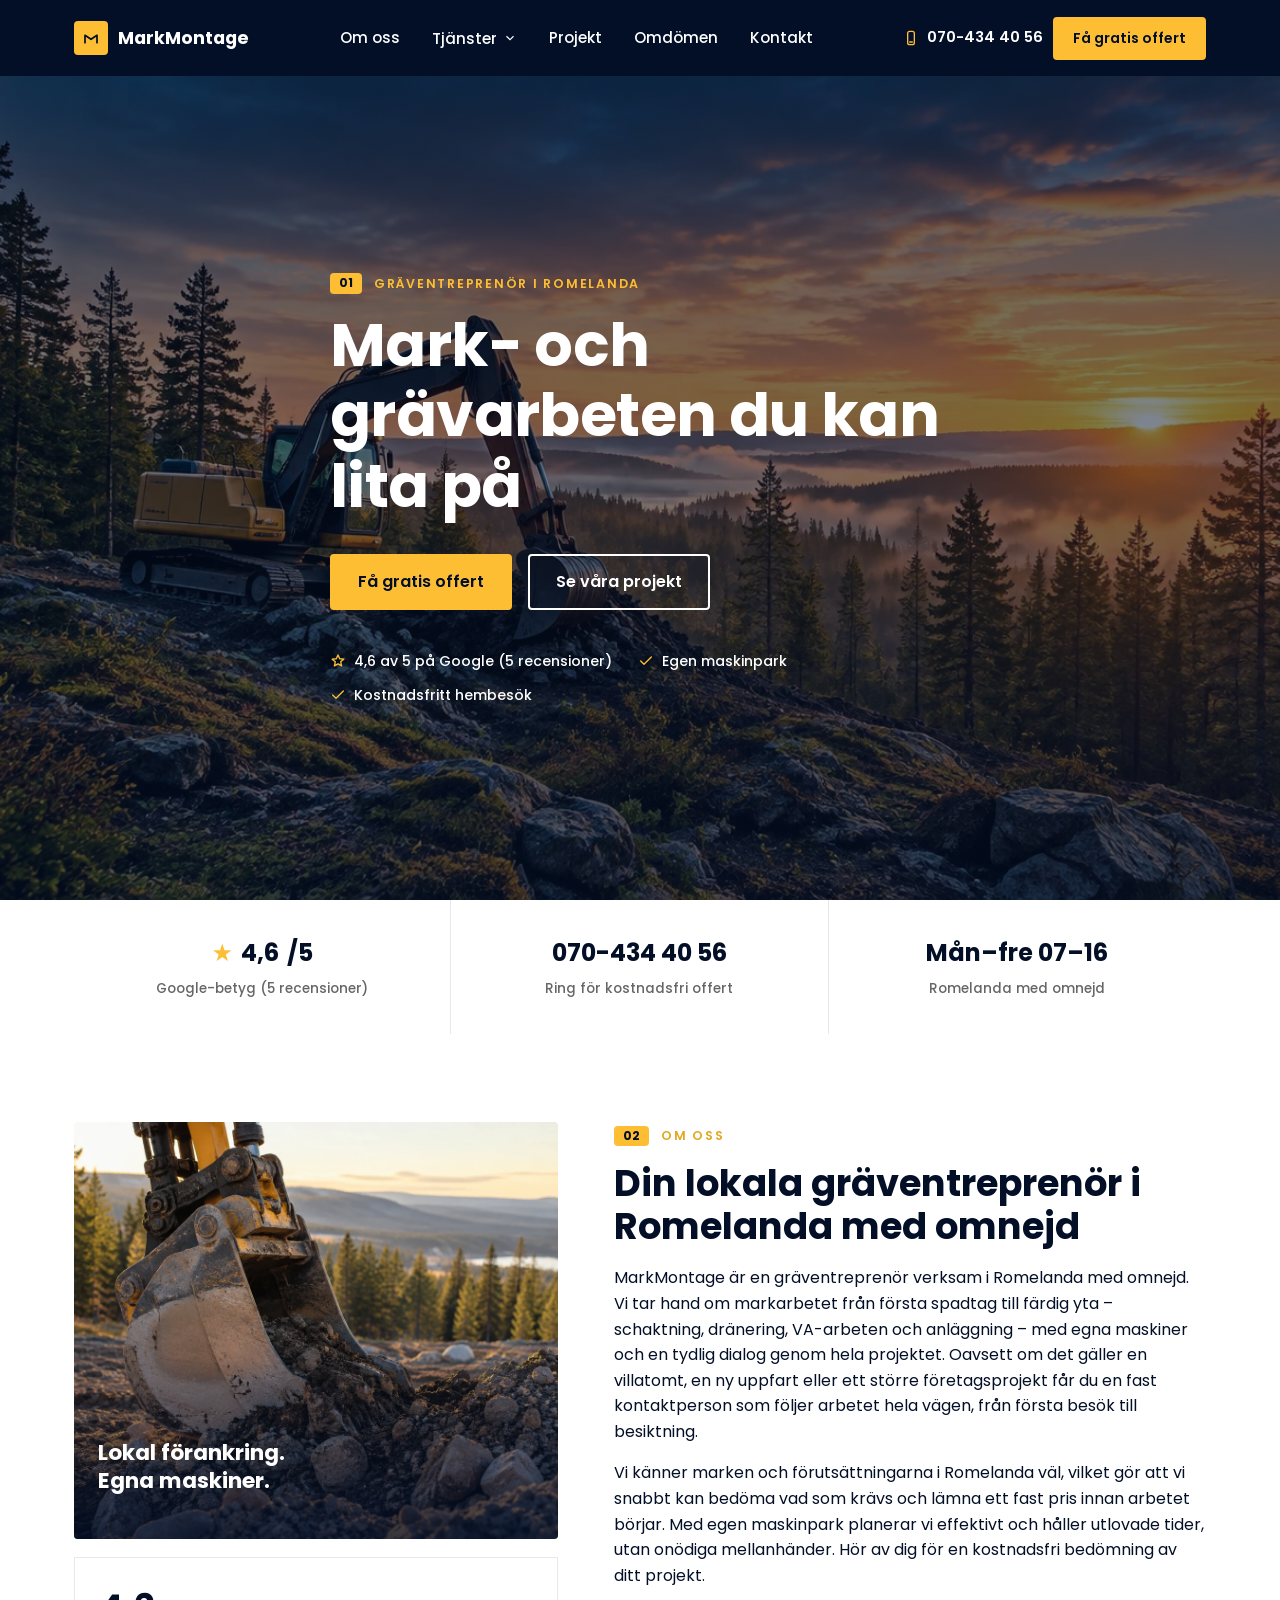
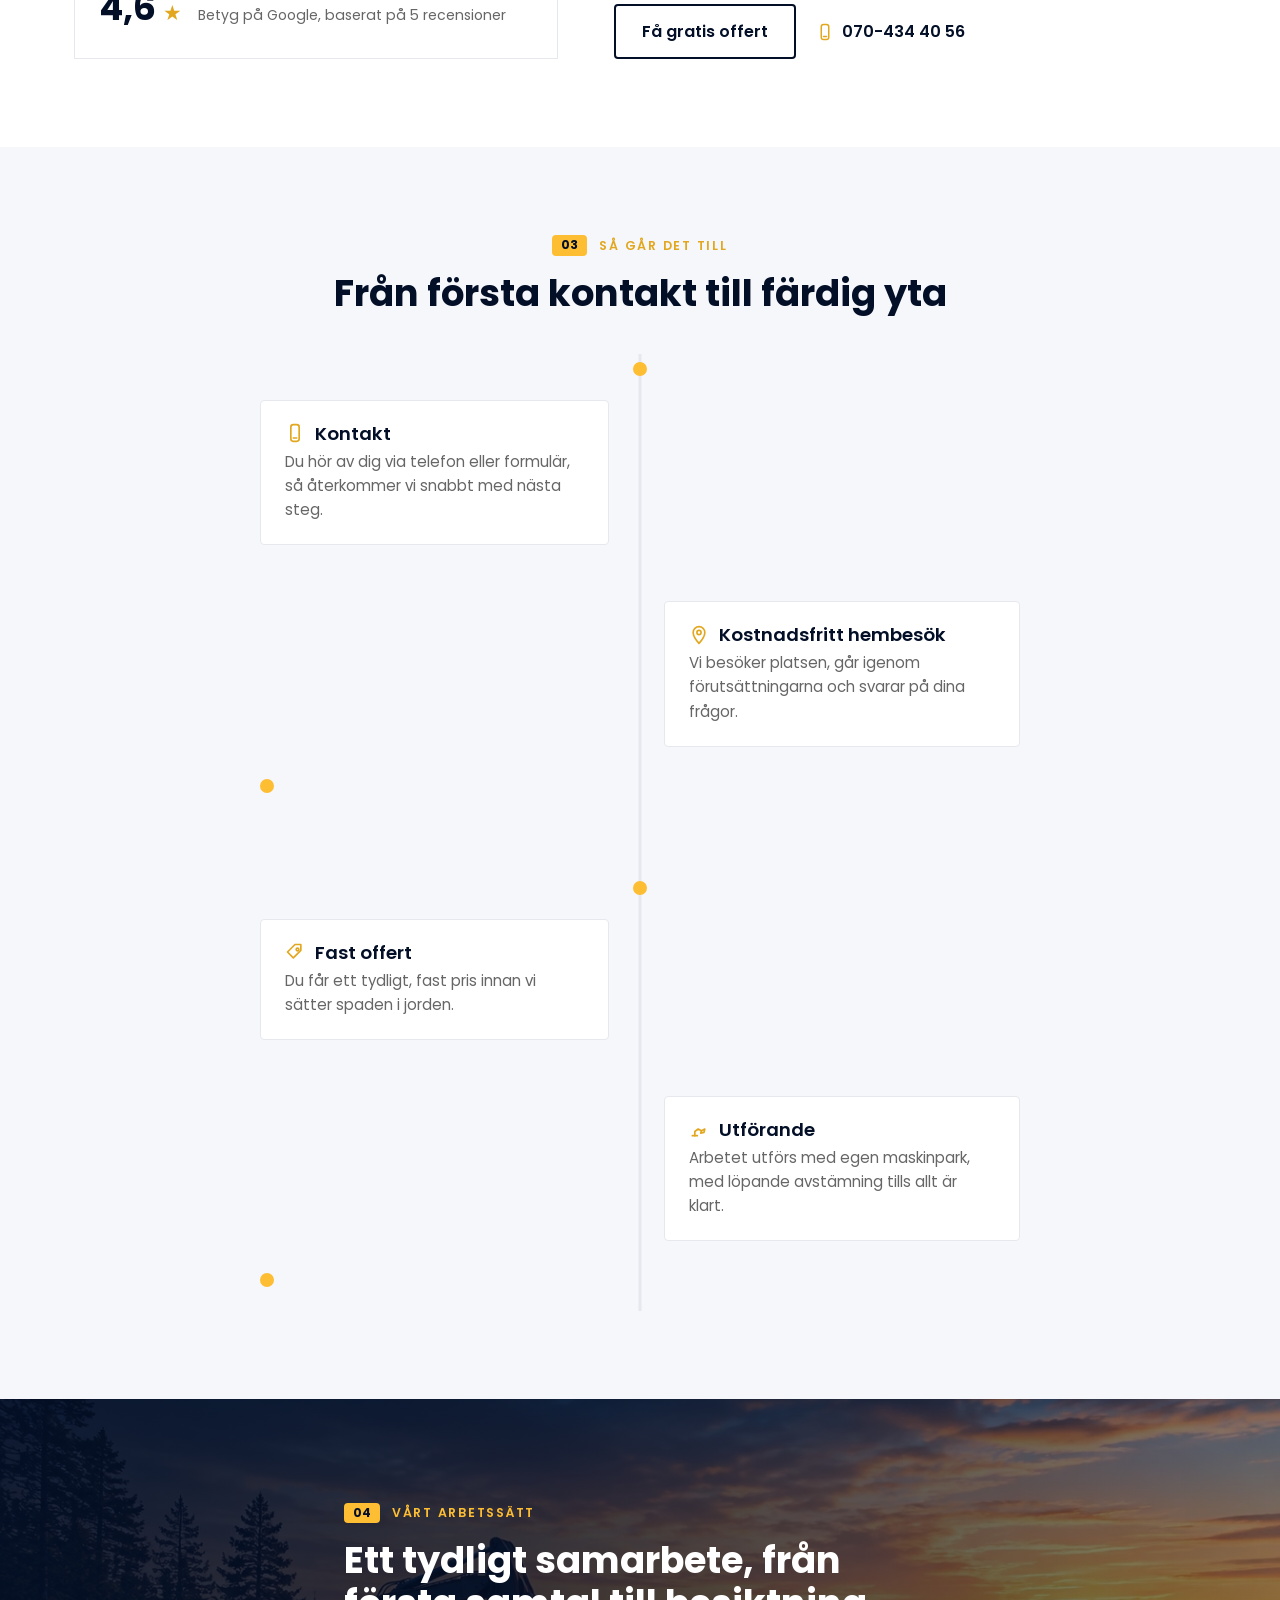
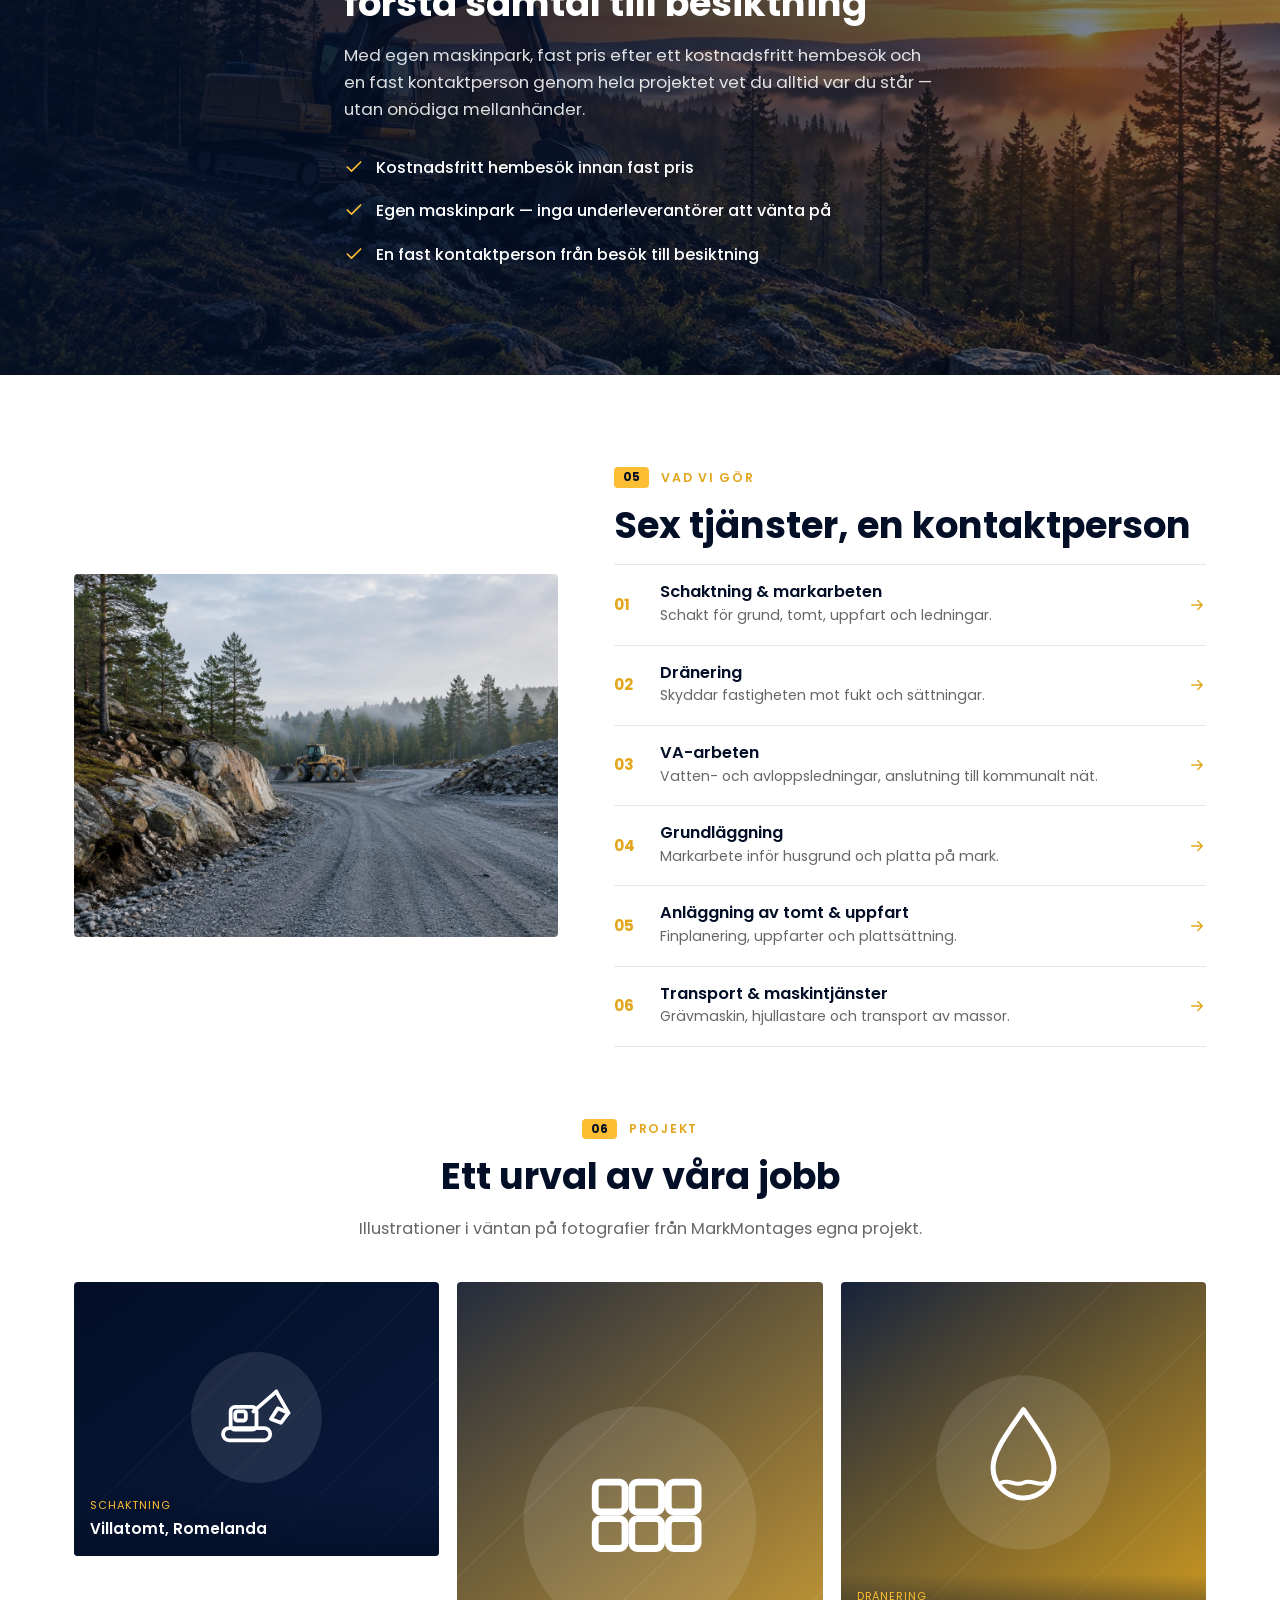
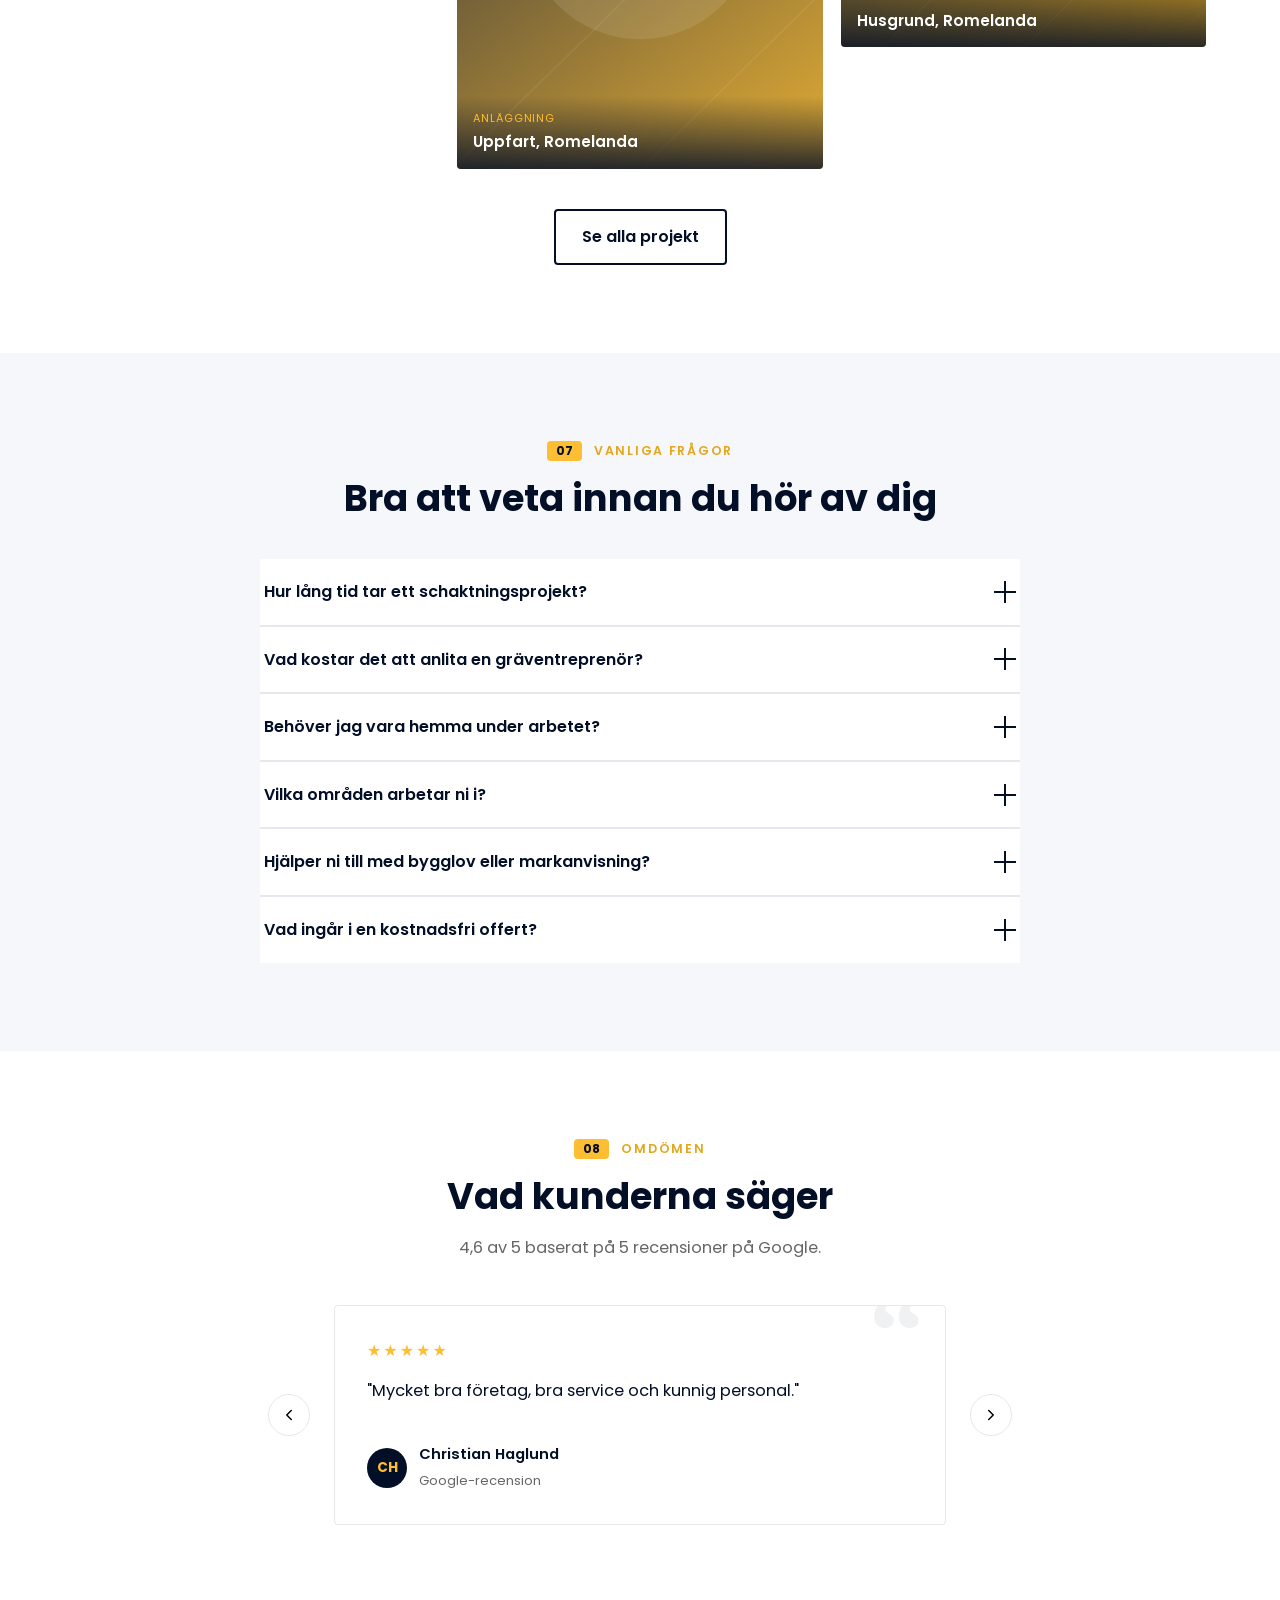
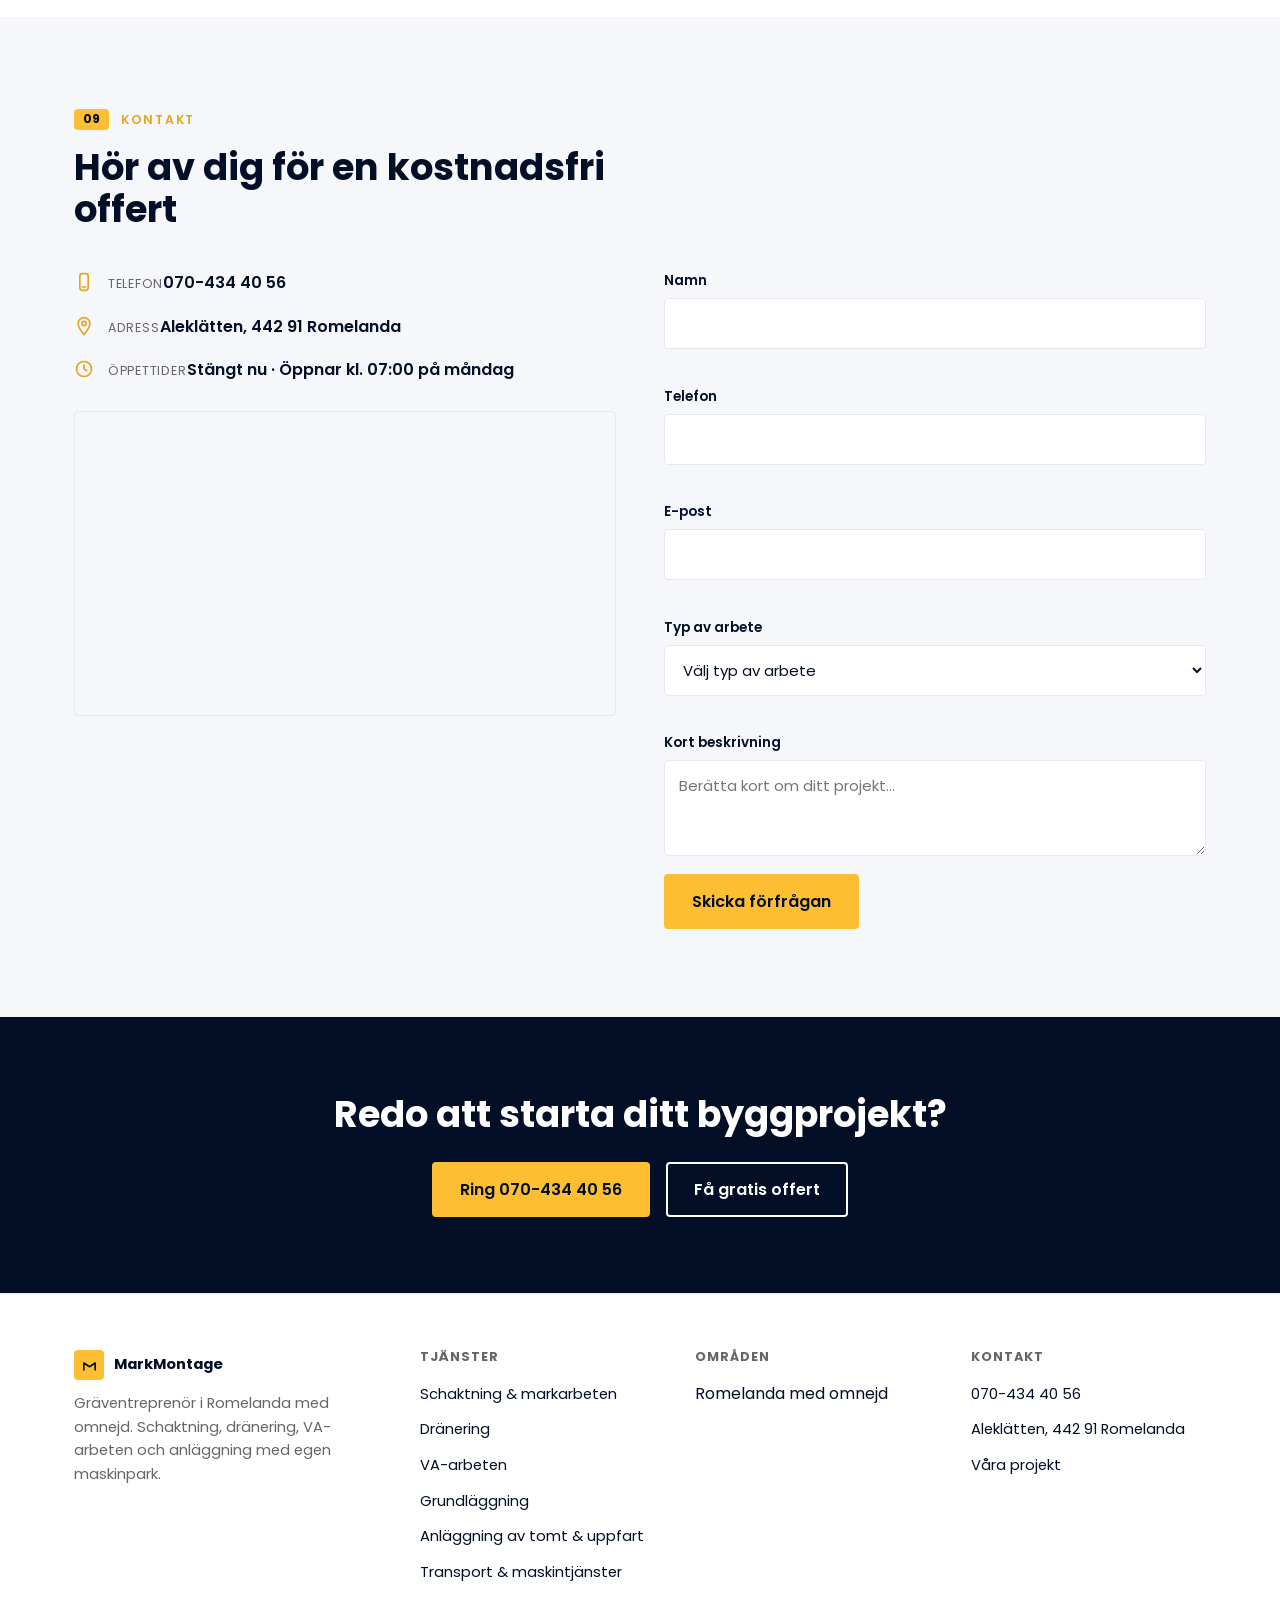
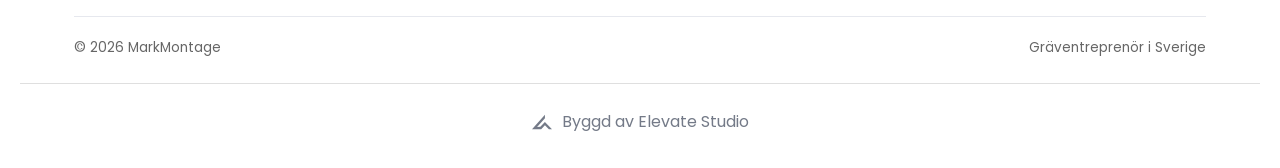
<file: index.html>
<!doctype html>
<html lang="sv">
<head>
<meta charset="utf-8" />
<meta name="viewport" content="width=device-width, initial-scale=1" />
<title>MarkMontage — Gräventreprenör i Romelanda</title>
<meta name="description" content="MarkMontage är en gräventreprenör i Romelanda med omnejd. Schaktning, dränering, VA-arbeten och anläggning med egen maskinpark. Få en kostnadsfri offert." />
<meta name="theme-color" content="#030f27" />
<link rel="canonical" href="index.html" />
<meta property="og:type" content="business.business" />
<meta property="og:title" content="MarkMontage — Gräventreprenör i Romelanda" />
<meta property="og:description" content="Schaktning, dränering, VA-arbeten och anläggning i Romelanda med omnejd. Egen maskinpark, fast pris efter kostnadsfritt hembesök." />
<link rel="icon" href="favicon.svg" type="image/svg+xml" />
<link rel="preconnect" href="https://fonts.googleapis.com" />
<link rel="preconnect" href="https://fonts.gstatic.com" crossorigin />
<link rel="stylesheet" href="https://fonts.googleapis.com/css2?family=Poppins:wght@400;500;600;700;800&display=swap" />
<link rel="stylesheet" href="assets/css/style.css" />
<script type="application/ld+json">
{
  "@context": "https://schema.org",
  "@type": ["LocalBusiness", "HomeAndConstructionBusiness"],
  "name": "MarkMontage",
  "description": "Gräventreprenör i Romelanda med omnejd. Schaktning, dränering, VA-arbeten och anläggning.",
  "telephone": "+46704344056",
  "address": {
    "@type": "PostalAddress",
    "streetAddress": "Aleklätten",
    "postalCode": "442 91",
    "addressLocality": "Romelanda",
    "addressCountry": "SE"
  },
  "openingHoursSpecification": [
    {
      "@type": "OpeningHoursSpecification",
      "dayOfWeek": ["Monday", "Tuesday", "Wednesday", "Thursday", "Friday"],
      "opens": "07:00",
      "closes": "16:00"
    }
  ],
  "aggregateRating": {
    "@type": "AggregateRating",
    "ratingValue": "4.6",
    "reviewCount": "5"
  }
}
</script>
</head>
<body>
<a class="skip-link" href="#main">Hoppa till innehåll</a>

<!-- ===================== NAVBAR (shared) ===================== -->
<header class="navbar">
  <div class="wrap">
    <a href="index.html" class="navbar-logo">
      <span class="mark" aria-hidden="true">
        <svg width="16" height="16" viewBox="0 0 24 24" fill="none" stroke="currentColor" stroke-width="2.6" stroke-linecap="round" stroke-linejoin="round"><path d="M3 19V8l9 6 9-6v11"/></svg>
      </span>
      MarkMontage
    </a>

    <nav class="navbar-links" aria-label="Huvudmeny">
      <a href="index.html#omoss">Om oss</a>
      <div class="nav-dropdown">
        <button type="button" aria-expanded="false" aria-haspopup="true">
          Tjänster
          <svg viewBox="0 0 24 24" fill="none" stroke="currentColor" stroke-width="2"><path d="M6 9l6 6 6-6"/></svg>
        </button>
        <div class="nav-dropdown-panel">
          <a href="tjanster/schaktning.html">Schaktning &amp; markarbeten</a>
          <a href="tjanster/dranering.html">Dränering</a>
          <a href="tjanster/va-arbeten.html">VA-arbeten</a>
          <a href="tjanster/grundlaggning.html">Grundläggning</a>
          <a href="tjanster/anlaggning.html">Anläggning av tomt &amp; uppfart</a>
          <a href="tjanster/transport.html">Transport &amp; maskintjänster</a>
        </div>
      </div>
      <a href="projekt.html">Projekt</a>
      <a href="index.html#omdomen">Omdömen</a>
      <a href="index.html#kontakt">Kontakt</a>
    </nav>

    <div class="navbar-cta">
      <a class="navbar-phone" href="tel:0704344056">
        <svg viewBox="0 0 24 24" fill="none" stroke="currentColor" stroke-width="2" stroke-linecap="round" stroke-linejoin="round"><rect x="7" y="2" width="10" height="20" rx="3"/><line x1="10" y1="18" x2="14" y2="18"/></svg>
        070-434 40 56
      </a>
      <button type="button" class="btn btn-amber btn-sm" data-quote-trigger>Få gratis offert</button>
    </div>

    <button class="navbar-toggle" id="navToggle" aria-label="Öppna meny" aria-expanded="false" aria-controls="mobilePanel">
      <span></span>
    </button>
  </div>

  <div class="mobile-panel" id="mobilePanel">
    <a href="index.html#omoss">Om oss</a>
    <button type="button" class="mobile-services-toggle">
      Tjänster
      <svg width="16" height="16" viewBox="0 0 24 24" fill="none" stroke="currentColor" stroke-width="2"><path d="M6 9l6 6 6-6"/></svg>
    </button>
    <div class="mobile-services-list">
      <a href="tjanster/schaktning.html">Schaktning &amp; markarbeten</a>
      <a href="tjanster/dranering.html">Dränering</a>
      <a href="tjanster/va-arbeten.html">VA-arbeten</a>
      <a href="tjanster/grundlaggning.html">Grundläggning</a>
      <a href="tjanster/anlaggning.html">Anläggning av tomt &amp; uppfart</a>
      <a href="tjanster/transport.html">Transport &amp; maskintjänster</a>
    </div>
    <a href="projekt.html">Projekt</a>
    <a href="index.html#omdomen">Omdömen</a>
    <a href="index.html#kontakt">Kontakt</a>
    <a href="tel:0704344056">070-434 40 56</a>
    <button type="button" class="btn btn-amber" data-quote-trigger>Få gratis offert</button>
  </div>
</header>

<main id="main">

  <!-- ===================== HERO ===================== -->
  <section class="hero" id="top">
    <div class="hero-media" aria-hidden="true">
      <img src="assets/img/hero-photo.webp" alt="" loading="eager" />
    </div>
    <div class="hero-veil"></div>
    <div class="wrap">
      <div class="hero-inner">
        <div class="section-tag on-dark"><span class="no">01</span><span class="label">Gräventreprenör i Romelanda</span></div>
        <h1>Mark- och grävarbeten du kan lita på</h1>
        <div class="hero-actions">
          <button type="button" class="btn btn-amber" data-quote-trigger>Få gratis offert</button>
          <a href="#projekt" class="btn btn-outline-white">Se våra projekt</a>
        </div>
        <div class="hero-badges">
          <span class="hero-badge"><svg viewBox="0 0 24 24" fill="none" stroke="currentColor" stroke-width="2" stroke-linecap="round" stroke-linejoin="round"><path d="M12 3l2.6 5.6 6.1.6-4.6 4.1 1.3 6-5.4-3.1-5.4 3.1 1.3-6-4.6-4.1 6.1-.6z"/></svg>4,6 av 5 på Google (5 recensioner)</span>
          <span class="hero-badge"><svg viewBox="0 0 24 24" fill="none" stroke="currentColor" stroke-width="2" stroke-linecap="round" stroke-linejoin="round"><path d="M20 6L9 17l-5-5"/></svg>Egen maskinpark</span>
          <span class="hero-badge"><svg viewBox="0 0 24 24" fill="none" stroke="currentColor" stroke-width="2" stroke-linecap="round" stroke-linejoin="round"><path d="M20 6L9 17l-5-5"/></svg>Kostnadsfritt hembesök</span>
        </div>
      </div>
    </div>
  </section>

  <!-- ===================== TRUST BAR ===================== -->
  <section class="trust-bar">
    <div class="wrap trust-grid">
      <div class="trust-item">
        <div class="trust-value"><span class="star">★</span><span data-countup="4.6">0</span>/5</div>
        <div class="trust-label">Google-betyg (5 recensioner)</div>
      </div>
      <div class="trust-item">
        <div class="trust-value"><a href="tel:0704344056" style="color:inherit;text-decoration:none">070-434 40 56</a></div>
        <div class="trust-label">Ring för kostnadsfri offert</div>
      </div>
      <div class="trust-item">
        <div class="trust-value">Mån–fre 07–16</div>
        <div class="trust-label">Romelanda med omnejd</div>
      </div>
    </div>
  </section>

  <!-- ===================== ABOUT ===================== -->
  <section class="section" id="omoss">
    <div class="wrap about-grid">
      <div class="about-visual">
        <div class="about-media">
          <img src="assets/img/about-photo.webp" alt="Grävskopa i arbete i stenig mark" loading="lazy" />
          <p class="about-media-caption">Lokal förankring.<br />Egna maskiner.</p>
        </div>
        <div class="about-callout">
          <span class="big">4,6 <span class="star">★</span></span>
          <span class="cap">Betyg på Google, baserat på 5 recensioner</span>
        </div>
      </div>
      <div>
        <div class="section-tag"><span class="no">02</span><span class="label">Om oss</span></div>
        <h2>Din lokala gräventreprenör i Romelanda med omnejd</h2>
        <p>MarkMontage är en gräventreprenör verksam i Romelanda med omnejd. Vi tar hand om markarbetet från första spadtag till färdig yta – schaktning, dränering, VA-arbeten och anläggning – med egna maskiner och en tydlig dialog genom hela projektet. Oavsett om det gäller en villatomt, en ny uppfart eller ett större företagsprojekt får du en fast kontaktperson som följer arbetet hela vägen, från första besök till besiktning.</p>
        <p>Vi känner marken och förutsättningarna i Romelanda väl, vilket gör att vi snabbt kan bedöma vad som krävs och lämna ett fast pris innan arbetet börjar. Med egen maskinpark planerar vi effektivt och håller utlovade tider, utan onödiga mellanhänder. Hör av dig för en kostnadsfri bedömning av ditt projekt.</p>
        <div class="about-cta-row">
          <button type="button" class="btn btn-outline-navy" data-quote-trigger>Få gratis offert</button>
          <a class="about-phone" href="tel:0704344056">
            <svg viewBox="0 0 24 24" fill="none" stroke="currentColor" stroke-width="2" stroke-linecap="round" stroke-linejoin="round"><rect x="7" y="2" width="10" height="20" rx="3"/><line x1="10" y1="18" x2="14" y2="18"/></svg>
            070-434 40 56
          </a>
        </div>
      </div>
    </div>
  </section>

  <!-- ===================== PROCESS ===================== -->
  <section class="section alt">
    <div class="wrap">
      <div class="section-head center">
        <div class="section-tag" style="justify-content:center;display:flex"><span class="no">03</span><span class="label">Så går det till</span></div>
        <h2>Från första kontakt till färdig yta</h2>
      </div>
      <div class="process-wrap">
        <div class="process-line" aria-hidden="true"><div class="process-line-fill"></div></div>
        <div class="process-steps">
          <div class="process-step">
            <div class="step-spacer"></div>
            <div class="step-dot" aria-hidden="true"></div>
            <div class="step-card">
              <h3><svg viewBox="0 0 24 24" fill="none" stroke="currentColor" stroke-width="2" stroke-linecap="round" stroke-linejoin="round"><rect x="7" y="2" width="10" height="20" rx="3"/><line x1="10" y1="18" x2="14" y2="18"/></svg>Kontakt</h3>
              <p>Du hör av dig via telefon eller formulär, så återkommer vi snabbt med nästa steg.</p>
            </div>
          </div>
          <div class="process-step">
            <div class="step-card">
              <h3><svg viewBox="0 0 24 24" fill="none" stroke="currentColor" stroke-width="2" stroke-linecap="round" stroke-linejoin="round"><path d="M12 22s7-7.58 7-13a7 7 0 1 0-14 0c0 5.42 7 13 7 13z"/><circle cx="12" cy="9" r="2.5"/></svg>Kostnadsfritt hembesök</h3>
              <p>Vi besöker platsen, går igenom förutsättningarna och svarar på dina frågor.</p>
            </div>
            <div class="step-dot" aria-hidden="true"></div>
            <div class="step-spacer"></div>
          </div>
          <div class="process-step">
            <div class="step-spacer"></div>
            <div class="step-dot" aria-hidden="true"></div>
            <div class="step-card">
              <h3><svg viewBox="0 0 24 24" fill="none" stroke="currentColor" stroke-width="2" stroke-linecap="round" stroke-linejoin="round"><path d="M3 12l9-9h7v7l-9 9-7-7z"/><circle cx="15" cy="9" r="1.6"/></svg>Fast offert</h3>
              <p>Du får ett tydligt, fast pris innan vi sätter spaden i jorden.</p>
            </div>
          </div>
          <div class="process-step">
            <div class="step-card">
              <h3><svg viewBox="0 0 24 24" fill="none" stroke="currentColor" stroke-width="2" stroke-linecap="round" stroke-linejoin="round"><path d="M4 20h6"/><path d="M7 20v-5l4-3 4 2"/><path d="M15 14l4-2-1 4-4 1z"/></svg>Utförande</h3>
              <p>Arbetet utförs med egen maskinpark, med löpande avstämning tills allt är klart.</p>
            </div>
            <div class="step-dot" aria-hidden="true"></div>
            <div class="step-spacer"></div>
          </div>
        </div>
      </div>
    </div>
  </section>

  <!-- ===================== APPROACH BAND ===================== -->
  <section class="approach-band">
    <div class="approach-media" aria-hidden="true">
      <img src="assets/img/hero-photo.webp" alt="" loading="lazy" />
    </div>
    <div class="approach-veil"></div>
    <div class="wrap">
      <div class="section-tag on-dark"><span class="no">04</span><span class="label">Vårt arbetssätt</span></div>
      <h2>Ett tydligt samarbete, från första samtal till besiktning</h2>
      <p>Med egen maskinpark, fast pris efter ett kostnadsfritt hembesök och en fast kontaktperson genom hela projektet vet du alltid var du står — utan onödiga mellanhänder.</p>
      <div class="approach-facts">
        <span class="fact"><svg viewBox="0 0 24 24" fill="none" stroke="currentColor" stroke-width="2" stroke-linecap="round" stroke-linejoin="round"><path d="M20 6L9 17l-5-5"/></svg>Kostnadsfritt hembesök innan fast pris</span>
        <span class="fact"><svg viewBox="0 0 24 24" fill="none" stroke="currentColor" stroke-width="2" stroke-linecap="round" stroke-linejoin="round"><path d="M20 6L9 17l-5-5"/></svg>Egen maskinpark — inga underleverantörer att vänta på</span>
        <span class="fact"><svg viewBox="0 0 24 24" fill="none" stroke="currentColor" stroke-width="2" stroke-linecap="round" stroke-linejoin="round"><path d="M20 6L9 17l-5-5"/></svg>En fast kontaktperson från besök till besiktning</span>
      </div>
    </div>
  </section>

  <!-- ===================== PROJECT GALLERY (homepage preview) ===================== -->
  <section class="section" id="projekt">
    <div class="wrap">
      <div class="featured-services">
        <div class="img-wrap">
          <img src="assets/img/tjanster-photo.webp" alt="Grusad tillfart under anläggning i terräng" loading="lazy" />
        </div>
        <div>
          <div class="section-tag"><span class="no">05</span><span class="label">Vad vi gör</span></div>
          <h2>Sex tjänster, en kontaktperson</h2>
          <div class="feat-list">
            <a class="feat-row" href="tjanster/schaktning.html">
              <span class="num">01</span>
              <span class="txt"><h3>Schaktning &amp; markarbeten</h3><p>Schakt för grund, tomt, uppfart och ledningar.</p></span>
              <svg class="arrow" viewBox="0 0 24 24" fill="none" stroke="currentColor" stroke-width="2" stroke-linecap="round" stroke-linejoin="round"><path d="M5 12h14M13 6l6 6-6 6"/></svg>
            </a>
            <a class="feat-row" href="tjanster/dranering.html">
              <span class="num">02</span>
              <span class="txt"><h3>Dränering</h3><p>Skyddar fastigheten mot fukt och sättningar.</p></span>
              <svg class="arrow" viewBox="0 0 24 24" fill="none" stroke="currentColor" stroke-width="2" stroke-linecap="round" stroke-linejoin="round"><path d="M5 12h14M13 6l6 6-6 6"/></svg>
            </a>
            <a class="feat-row" href="tjanster/va-arbeten.html">
              <span class="num">03</span>
              <span class="txt"><h3>VA-arbeten</h3><p>Vatten- och avloppsledningar, anslutning till kommunalt nät.</p></span>
              <svg class="arrow" viewBox="0 0 24 24" fill="none" stroke="currentColor" stroke-width="2" stroke-linecap="round" stroke-linejoin="round"><path d="M5 12h14M13 6l6 6-6 6"/></svg>
            </a>
            <a class="feat-row" href="tjanster/grundlaggning.html">
              <span class="num">04</span>
              <span class="txt"><h3>Grundläggning</h3><p>Markarbete inför husgrund och platta på mark.</p></span>
              <svg class="arrow" viewBox="0 0 24 24" fill="none" stroke="currentColor" stroke-width="2" stroke-linecap="round" stroke-linejoin="round"><path d="M5 12h14M13 6l6 6-6 6"/></svg>
            </a>
            <a class="feat-row" href="tjanster/anlaggning.html">
              <span class="num">05</span>
              <span class="txt"><h3>Anläggning av tomt &amp; uppfart</h3><p>Finplanering, uppfarter och plattsättning.</p></span>
              <svg class="arrow" viewBox="0 0 24 24" fill="none" stroke="currentColor" stroke-width="2" stroke-linecap="round" stroke-linejoin="round"><path d="M5 12h14M13 6l6 6-6 6"/></svg>
            </a>
            <a class="feat-row" href="tjanster/transport.html">
              <span class="num">06</span>
              <span class="txt"><h3>Transport &amp; maskintjänster</h3><p>Grävmaskin, hjullastare och transport av massor.</p></span>
              <svg class="arrow" viewBox="0 0 24 24" fill="none" stroke="currentColor" stroke-width="2" stroke-linecap="round" stroke-linejoin="round"><path d="M5 12h14M13 6l6 6-6 6"/></svg>
            </a>
          </div>
        </div>
      </div>

      <div class="section-head center">
        <div class="section-tag" style="justify-content:center;display:flex"><span class="no">06</span><span class="label">Projekt</span></div>
        <h2>Ett urval av våra jobb</h2>
        <p class="lead">Illustrationer i väntan på fotografier från MarkMontages egna projekt.</p>
      </div>
      <div class="masonry">
        <div class="masonry-item" style="--ar:4/3">
          <img src="assets/img/schaktning.svg" alt="Illustration: schaktning" loading="lazy" />
          <div class="masonry-caption"><span class="cat">Schaktning</span><span class="title">Villatomt, Romelanda</span></div>
        </div>
        <div class="masonry-item" style="--ar:3/4">
          <img src="assets/img/anlaggning.svg" alt="Illustration: anläggning av tomt" loading="lazy" />
          <div class="masonry-caption"><span class="cat">Anläggning</span><span class="title">Uppfart, Romelanda</span></div>
        </div>
        <div class="masonry-item" style="--ar:1/1">
          <img src="assets/img/dranering.svg" alt="Illustration: dränering" loading="lazy" />
          <div class="masonry-caption"><span class="cat">Dränering</span><span class="title">Husgrund, Romelanda</span></div>
        </div>
      </div>
      <div class="gallery-more">
        <a href="projekt.html" class="btn btn-outline-navy">Se alla projekt</a>
      </div>
    </div>
  </section>

  <!-- ===================== FAQ ===================== -->
  <section class="section alt">
    <div class="wrap">
      <div class="section-head center">
        <div class="section-tag" style="justify-content:center;display:flex"><span class="no">07</span><span class="label">Vanliga frågor</span></div>
        <h2>Bra att veta innan du hör av dig</h2>
      </div>
      <div class="faq-list">
        <details class="faq-item" name="faq">
          <summary>Hur lång tid tar ett schaktningsprojekt?<span class="plus" aria-hidden="true"></span></summary>
          <p class="faq-a">Det beror på omfattning, men de flesta villaprojekt tar allt från några dagar till ett par veckor. Vid hembesöket ger vi en tydlig tidsuppskattning innan arbetet börjar.</p>
        </details>
        <details class="faq-item" name="faq">
          <summary>Vad kostar det att anlita en gräventreprenör?<span class="plus" aria-hidden="true"></span></summary>
          <p class="faq-a">Priset beror på markens beskaffenhet, tillgänglighet och projektets omfattning. Vi lämnar alltid ett fast pris efter ett kostnadsfritt hembesök, så du vet exakt vad som gäller innan vi startar.</p>
        </details>
        <details class="faq-item" name="faq">
          <summary>Behöver jag vara hemma under arbetet?<span class="plus" aria-hidden="true"></span></summary>
          <p class="faq-a">Nej, det behövs inte. Vi stämmer av med dig innan arbetet börjar och håller kontakt under projektets gång, men du behöver inte vara på plats varje dag.</p>
        </details>
        <details class="faq-item" name="faq">
          <summary>Vilka områden arbetar ni i?<span class="plus" aria-hidden="true"></span></summary>
          <p class="faq-a">Vi utgår från Romelanda och tar uppdrag i hela omnejden. Hör av dig så berättar vi om vi täcker just ditt område.</p>
        </details>
        <details class="faq-item" name="faq">
          <summary>Hjälper ni till med bygglov eller markanvisning?<span class="plus" aria-hidden="true"></span></summary>
          <p class="faq-a">Vi ger gärna råd utifrån vår erfarenhet, men ansvaret för bygglov och formella tillstånd ligger hos fastighetsägaren. Vi hjälper till att reda ut vad som krävs inför ditt projekt.</p>
        </details>
        <details class="faq-item" name="faq">
          <summary>Vad ingår i en kostnadsfri offert?<span class="plus" aria-hidden="true"></span></summary>
          <p class="faq-a">Vi besöker platsen, bedömer förutsättningarna och går igenom vad som behöver göras. Du får sedan ett fast pris utan förpliktelser.</p>
        </details>
      </div>
    </div>
  </section>

  <!-- ===================== REVIEWS ===================== -->
  <section class="section" id="omdomen">
    <div class="wrap">
      <div class="section-head center">
        <div class="section-tag" style="justify-content:center;display:flex"><span class="no">08</span><span class="label">Omdömen</span></div>
        <h2>Vad kunderna säger</h2>
        <p class="lead">4,6 av 5 baserat på 5 recensioner på Google.</p>
      </div>
      <div class="reviews-track" data-reviews>
        <button type="button" class="review-arrow" data-review-prev aria-label="Föregående recension">
          <svg viewBox="0 0 24 24" fill="none" stroke="currentColor" stroke-width="2" stroke-linecap="round" stroke-linejoin="round"><path d="M15 6l-6 6 6 6"/></svg>
        </button>
        <div class="reviews-viewport">
          <div class="reviews-slides">
            <div class="review-slide">
              <div class="review-card">
                <div class="review-stars" aria-hidden="true">★★★★★</div>
                <p class="review-text">"Mycket bra företag, bra service och kunnig personal."</p>
                <div class="review-foot">
                  <span class="review-avatar" aria-hidden="true">CH</span>
                  <span>
                    <span class="review-name" style="display:block">Christian Haglund</span>
                    <span class="review-source">Google-recension</span>
                  </span>
                </div>
              </div>
            </div>
            <div class="review-slide">
              <div class="review-card">
                <div class="review-stars" aria-hidden="true">★★★★★</div>
                <p class="review-text">"Bra firma med enkelhet i fokus."</p>
                <div class="review-foot">
                  <span class="review-avatar" aria-hidden="true">TK</span>
                  <span>
                    <span class="review-name" style="display:block">Tomas Kangasoja</span>
                    <span class="review-source">Google-recension</span>
                  </span>
                </div>
              </div>
            </div>
          </div>
        </div>
        <button type="button" class="review-arrow" data-review-next aria-label="Nästa recension">
          <svg viewBox="0 0 24 24" fill="none" stroke="currentColor" stroke-width="2" stroke-linecap="round" stroke-linejoin="round"><path d="M9 6l6 6-6 6"/></svg>
        </button>
      </div>
    </div>
  </section>

  <!-- ===================== CONTACT & MAP ===================== -->
  <section class="section alt" id="kontakt">
    <div class="wrap">
      <div class="section-head">
        <div class="section-tag"><span class="no">09</span><span class="label">Kontakt</span></div>
        <h2>Hör av dig för en kostnadsfri offert</h2>
      </div>
      <div class="contact-layout">
        <div>
          <div class="contact-list">
            <div class="contact-list-item">
              <svg viewBox="0 0 24 24" fill="none" stroke="currentColor" stroke-width="2" stroke-linecap="round" stroke-linejoin="round"><rect x="7" y="2" width="10" height="20" rx="3"/><line x1="10" y1="18" x2="14" y2="18"/></svg>
              <div><span class="label">Telefon</span><a class="value" href="tel:0704344056">070-434 40 56</a></div>
            </div>
            <div class="contact-list-item">
              <svg viewBox="0 0 24 24" fill="none" stroke="currentColor" stroke-width="2" stroke-linecap="round" stroke-linejoin="round"><path d="M12 22s7-7.58 7-13a7 7 0 1 0-14 0c0 5.42 7 13 7 13z"/><circle cx="12" cy="9" r="2.5"/></svg>
              <div><span class="label">Adress</span><span class="value">Aleklätten, 442 91 Romelanda</span></div>
            </div>
            <div class="contact-list-item">
              <svg viewBox="0 0 24 24" fill="none" stroke="currentColor" stroke-width="2" stroke-linecap="round" stroke-linejoin="round"><circle cx="12" cy="12" r="9"/><path d="M12 7v5l3.5 2"/></svg>
              <div><span class="label">Öppettider</span><span class="value" data-open-status>Laddar öppettider…</span></div>
            </div>
          </div>
          <div class="map-embed">
            <iframe
              src="https://maps.google.com/maps?q=MarkMontage%2C%20Aleklätten%2C%20442%2091%20Romelanda%2C%20Sverige&amp;t=&amp;z=13&amp;ie=UTF8&amp;output=embed"
              title="Karta över MarkMontage, Aleklätten, Romelanda"
              loading="lazy"
              referrerpolicy="no-referrer-when-downgrade"
            ></iframe>
          </div>
        </div>

        <form class="quote-form" novalidate>
          <div class="field">
            <label for="c-namn">Namn</label>
            <input id="c-namn" name="namn" type="text" required autocomplete="name" />
            <span class="field-error" data-error-for="namn"></span>
          </div>
          <div class="field">
            <label for="c-telefon">Telefon</label>
            <input id="c-telefon" name="telefon" type="tel" required autocomplete="tel" />
            <span class="field-error" data-error-for="telefon"></span>
          </div>
          <div class="field">
            <label for="c-epost">E-post</label>
            <input id="c-epost" name="epost" type="email" required autocomplete="email" />
            <span class="field-error" data-error-for="epost"></span>
          </div>
          <div class="field">
            <label for="c-typ">Typ av arbete</label>
            <select id="c-typ" name="typ" required>
              <option value="">Välj typ av arbete</option>
              <option value="schaktning">Schaktning &amp; markarbeten</option>
              <option value="dranering">Dränering</option>
              <option value="va">VA-arbeten</option>
              <option value="grundlaggning">Grundläggning</option>
              <option value="anlaggning">Anläggning av tomt &amp; uppfart</option>
              <option value="annat">Annat</option>
            </select>
            <span class="field-error" data-error-for="typ"></span>
          </div>
          <div class="field">
            <label for="c-besk">Kort beskrivning</label>
            <textarea id="c-besk" name="beskrivning" placeholder="Berätta kort om ditt projekt..."></textarea>
          </div>
          <button type="submit" class="btn btn-amber quote-submit">
            <span class="spinner" aria-hidden="true"></span>
            <span class="label">Skicka förfrågan</span>
          </button>
        </form>
      </div>
    </div>
  </section>

  <!-- ===================== FINAL CTA ===================== -->
  <section class="final-cta">
    <div class="wrap">
      <h2>Redo att starta ditt byggprojekt?</h2>
      <div class="cta-actions">
        <a href="tel:0704344056" class="btn btn-amber">Ring 070-434 40 56</a>
        <button type="button" class="btn btn-outline-white" data-quote-trigger>Få gratis offert</button>
      </div>
    </div>
  </section>

</main>

<!-- ===================== FOOTER (shared) ===================== -->
<footer class="site-footer">
  <div class="wrap">
    <div class="footer-grid">
      <div class="footer-col">
        <a href="index.html" class="footer-brand">
          <span class="mark" style="width:30px;height:30px;border-radius:4px;background:#fdbe33;color:#030f27;display:grid;place-items:center" aria-hidden="true">
            <svg width="15" height="15" viewBox="0 0 24 24" fill="none" stroke="currentColor" stroke-width="2.6" stroke-linecap="round" stroke-linejoin="round"><path d="M3 19V8l9 6 9-6v11"/></svg>
          </span>
          MarkMontage
        </a>
        <p>Gräventreprenör i Romelanda med omnejd. Schaktning, dränering, VA-arbeten och anläggning med egen maskinpark.</p>
      </div>
      <div class="footer-col">
        <h4>Tjänster</h4>
        <ul>
          <li><a href="tjanster/schaktning.html">Schaktning &amp; markarbeten</a></li>
          <li><a href="tjanster/dranering.html">Dränering</a></li>
          <li><a href="tjanster/va-arbeten.html">VA-arbeten</a></li>
          <li><a href="tjanster/grundlaggning.html">Grundläggning</a></li>
          <li><a href="tjanster/anlaggning.html">Anläggning av tomt &amp; uppfart</a></li>
          <li><a href="tjanster/transport.html">Transport &amp; maskintjänster</a></li>
        </ul>
      </div>
      <div class="footer-col">
        <h4>Områden</h4>
        <ul>
          <li>Romelanda med omnejd</li>
        </ul>
      </div>
      <div class="footer-col">
        <h4>Kontakt</h4>
        <ul>
          <li><a href="tel:0704344056">070-434 40 56</a></li>
          <li><a href="https://www.google.com/maps/dir/?api=1&amp;destination=MarkMontage%2C%20Aleklätten%2C%20442%2091%20Romelanda%2C%20Sverige" target="_blank" rel="noopener noreferrer">Aleklätten, 442 91 Romelanda</a></li>
          <li><a href="projekt.html">Våra projekt</a></li>
        </ul>
      </div>
    </div>
    <div class="footer-bottom">
      <span>© <span data-year></span> MarkMontage</span>
      <span>Gräventreprenör i Sverige</span>
    </div>
  </div>
<!-- elevate-credit -->
<style>.elevate-credit{max-width:1240px;margin:24px auto 0;padding:20px 16px 0;border-top:1px solid rgba(128,128,128,.25);display:flex;justify-content:center;box-sizing:border-box}.elevate-credit a{display:inline-flex;align-items:center;gap:10px;padding:8px 0;font:inherit;font-size:15px;line-height:1;color:inherit;opacity:.55;text-decoration:none;transition:opacity .2s}.elevate-credit a:hover,.elevate-credit a:focus-visible{opacity:1}.elevate-credit svg{width:20px;height:20px;flex:none;display:block}@media(min-width:1024px){.elevate-credit a{font-size:16px}}</style>
<div class="elevate-credit"><a href="https://elevatestudio.nu" target="_blank" rel="noopener"><svg viewBox="0 0 1884.3 1353.9" aria-hidden="true"><path d="M0.0 1353.9 L1218.7 0.0 L1218.7 329.1 L479.7 1136.4 L786.7 1132.4 L1215.5 687.4 L1884.3 1349.9 L1590.1 1349.9 L1218.6 994.7 L865.4 1349.9Z" fill="currentColor"/></svg>Byggd av Elevate Studio</a></div>
</footer>

<!-- ===================== QUOTE MODAL (shared) ===================== -->
<div class="quote-modal-backdrop" id="quoteModalBackdrop">
  <div class="quote-modal" role="dialog" aria-modal="true" aria-labelledby="quoteModalTitle">
    <button type="button" class="quote-modal-close" aria-label="Stäng">
      <svg viewBox="0 0 24 24" fill="none" stroke="currentColor" stroke-width="2" stroke-linecap="round" stroke-linejoin="round"><path d="M6 6l12 12M18 6L6 18"/></svg>
    </button>
    <h2 id="quoteModalTitle">Få gratis offert</h2>
    <p class="lead">Fyll i formuläret så återkommer vi så snart vi kan.</p>
    <form class="quote-form" novalidate>
      <div class="field">
        <label for="m-namn">Namn</label>
        <input id="m-namn" name="namn" type="text" required autocomplete="name" />
        <span class="field-error" data-error-for="namn"></span>
      </div>
      <div class="field">
        <label for="m-telefon">Telefon</label>
        <input id="m-telefon" name="telefon" type="tel" required autocomplete="tel" />
        <span class="field-error" data-error-for="telefon"></span>
      </div>
      <div class="field">
        <label for="m-epost">E-post</label>
        <input id="m-epost" name="epost" type="email" required autocomplete="email" />
        <span class="field-error" data-error-for="epost"></span>
      </div>
      <div class="field">
        <label for="m-typ">Typ av arbete</label>
        <select id="m-typ" name="typ" required>
          <option value="">Välj typ av arbete</option>
          <option value="schaktning">Schaktning &amp; markarbeten</option>
          <option value="dranering">Dränering</option>
          <option value="va">VA-arbeten</option>
          <option value="grundlaggning">Grundläggning</option>
          <option value="anlaggning">Anläggning av tomt &amp; uppfart</option>
          <option value="annat">Annat</option>
        </select>
        <span class="field-error" data-error-for="typ"></span>
      </div>
      <div class="field">
        <label for="m-besk">Kort beskrivning</label>
        <textarea id="m-besk" name="beskrivning" placeholder="Berätta kort om ditt projekt..."></textarea>
      </div>
      <button type="submit" class="btn btn-amber quote-submit">
        <span class="spinner" aria-hidden="true"></span>
        <span class="label">Skicka förfrågan</span>
      </button>
    </form>
  </div>
</div>

<div class="form-confirm" id="formConfirm">
  <span class="check" aria-hidden="true"><svg viewBox="0 0 24 24" fill="none" stroke="currentColor" stroke-width="3" stroke-linecap="round" stroke-linejoin="round"><path d="M20 6L9 17l-5-5"/></svg></span>
  Tack! Vi återkommer strax.
</div>

<script src="assets/js/main.js"></script>
</body>
</html>
</file>
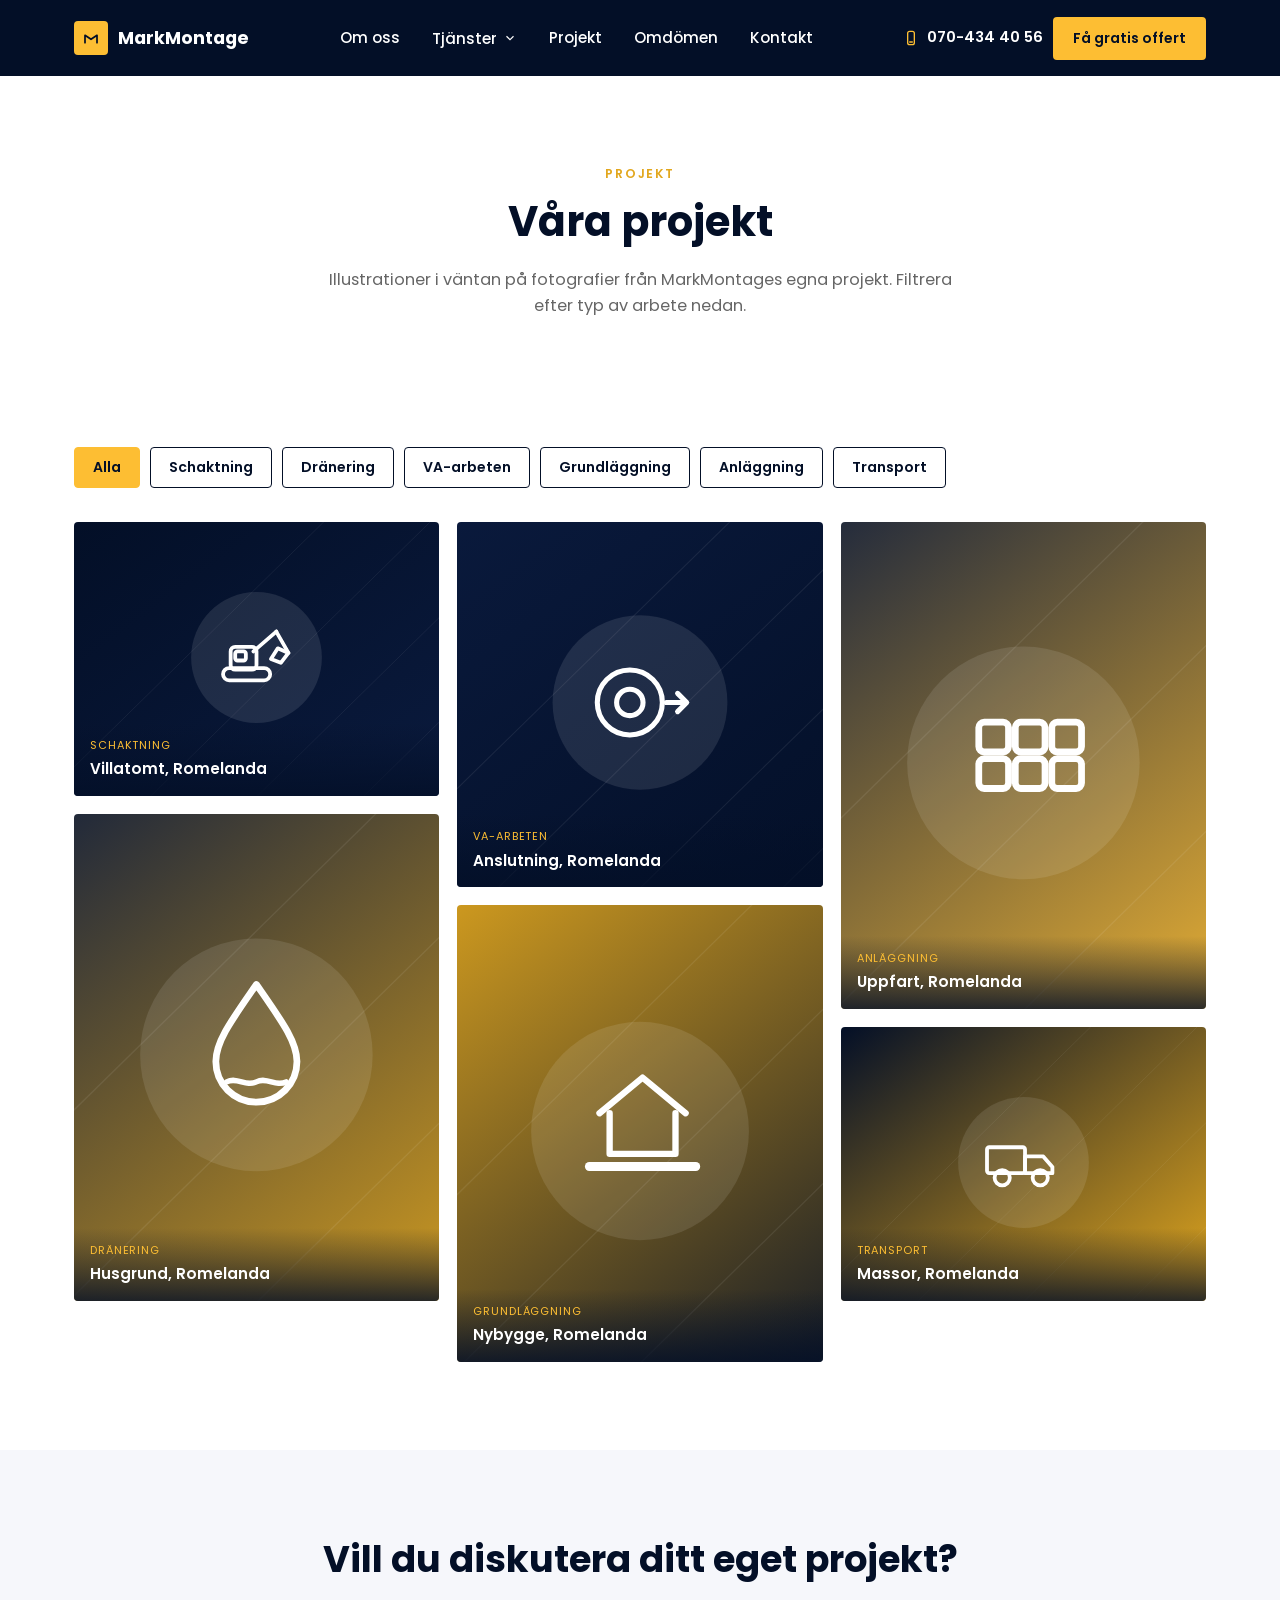
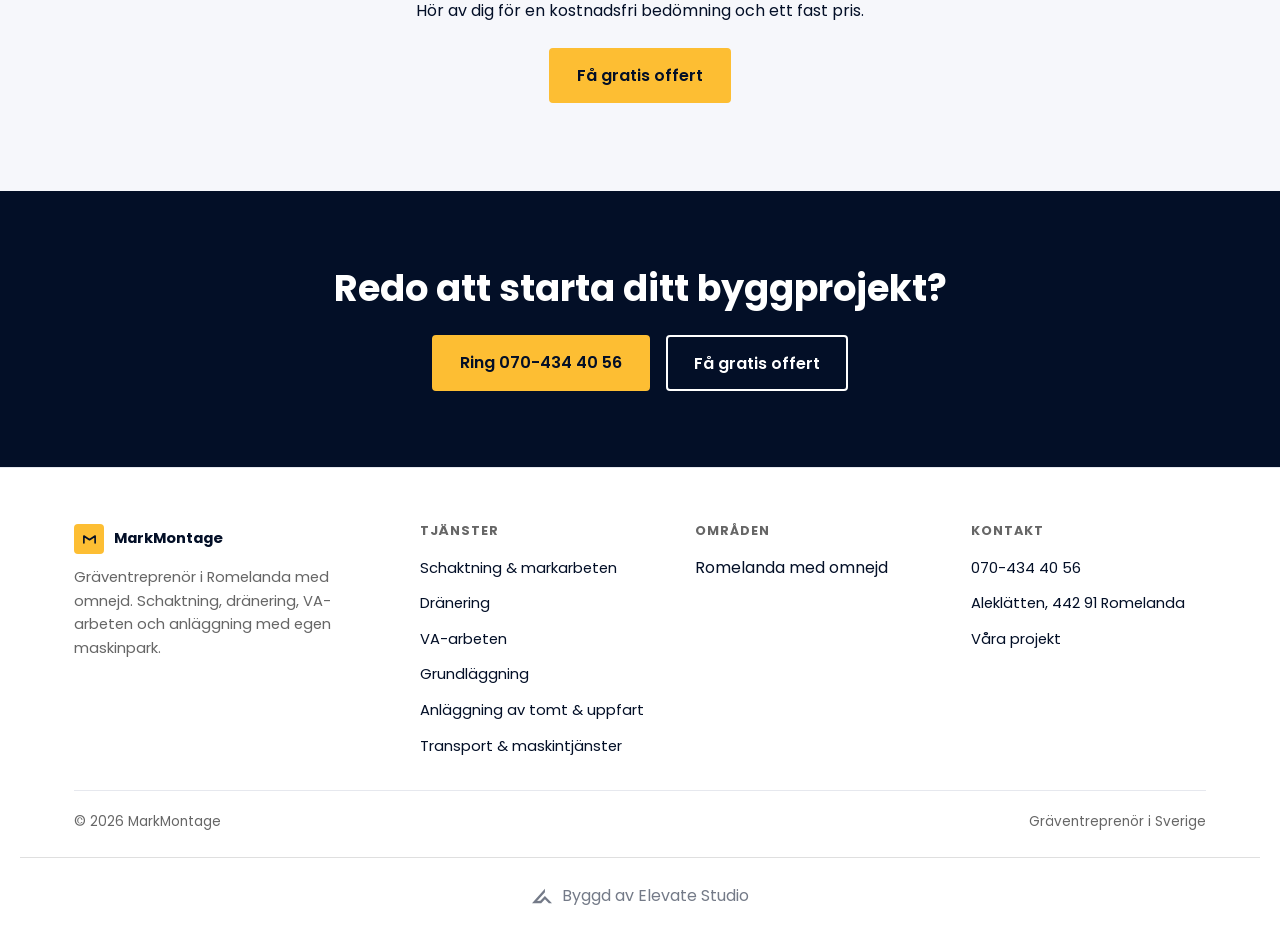
<file: projekt.html>
<!doctype html>
<html lang="sv">
<head>
<meta charset="utf-8" />
<meta name="viewport" content="width=device-width, initial-scale=1" />
<title>Våra projekt — MarkMontage</title>
<meta name="description" content="Utvalda projekt från MarkMontage: schaktning, dränering, VA-arbeten, grundläggning, anläggning och transport i Romelanda med omnejd." />
<meta name="theme-color" content="#030f27" />
<link rel="canonical" href="projekt.html" />
<meta property="og:type" content="website" />
<meta property="og:title" content="Våra projekt — MarkMontage" />
<meta property="og:description" content="Utvalda mark- och grävprojekt från MarkMontage i Romelanda med omnejd." />
<link rel="icon" href="favicon.svg" type="image/svg+xml" />
<link rel="preconnect" href="https://fonts.googleapis.com" />
<link rel="preconnect" href="https://fonts.gstatic.com" crossorigin />
<link rel="stylesheet" href="https://fonts.googleapis.com/css2?family=Poppins:wght@400;500;600;700;800&display=swap" />
<link rel="stylesheet" href="assets/css/style.css" />
</head>
<body>
<a class="skip-link" href="#main">Hoppa till innehåll</a>

<header class="navbar">
  <div class="wrap">
    <a href="index.html" class="navbar-logo">
      <span class="mark" aria-hidden="true">
        <svg width="16" height="16" viewBox="0 0 24 24" fill="none" stroke="currentColor" stroke-width="2.6" stroke-linecap="round" stroke-linejoin="round"><path d="M3 19V8l9 6 9-6v11"/></svg>
      </span>
      MarkMontage
    </a>

    <nav class="navbar-links" aria-label="Huvudmeny">
      <a href="index.html#omoss">Om oss</a>
      <div class="nav-dropdown">
        <button type="button" aria-expanded="false" aria-haspopup="true">
          Tjänster
          <svg viewBox="0 0 24 24" fill="none" stroke="currentColor" stroke-width="2"><path d="M6 9l6 6 6-6"/></svg>
        </button>
        <div class="nav-dropdown-panel">
          <a href="tjanster/schaktning.html">Schaktning &amp; markarbeten</a>
          <a href="tjanster/dranering.html">Dränering</a>
          <a href="tjanster/va-arbeten.html">VA-arbeten</a>
          <a href="tjanster/grundlaggning.html">Grundläggning</a>
          <a href="tjanster/anlaggning.html">Anläggning av tomt &amp; uppfart</a>
          <a href="tjanster/transport.html">Transport &amp; maskintjänster</a>
        </div>
      </div>
      <a href="projekt.html" aria-current="page">Projekt</a>
      <a href="index.html#omdomen">Omdömen</a>
      <a href="index.html#kontakt">Kontakt</a>
    </nav>

    <div class="navbar-cta">
      <a class="navbar-phone" href="tel:0704344056">
        <svg viewBox="0 0 24 24" fill="none" stroke="currentColor" stroke-width="2" stroke-linecap="round" stroke-linejoin="round"><rect x="7" y="2" width="10" height="20" rx="3"/><line x1="10" y1="18" x2="14" y2="18"/></svg>
        070-434 40 56
      </a>
      <button type="button" class="btn btn-amber btn-sm" data-quote-trigger>Få gratis offert</button>
    </div>

    <button class="navbar-toggle" id="navToggle" aria-label="Öppna meny" aria-expanded="false" aria-controls="mobilePanel">
      <span></span>
    </button>
  </div>

  <div class="mobile-panel" id="mobilePanel">
    <a href="index.html#omoss">Om oss</a>
    <button type="button" class="mobile-services-toggle">
      Tjänster
      <svg width="16" height="16" viewBox="0 0 24 24" fill="none" stroke="currentColor" stroke-width="2"><path d="M6 9l6 6 6-6"/></svg>
    </button>
    <div class="mobile-services-list">
      <a href="tjanster/schaktning.html">Schaktning &amp; markarbeten</a>
      <a href="tjanster/dranering.html">Dränering</a>
      <a href="tjanster/va-arbeten.html">VA-arbeten</a>
      <a href="tjanster/grundlaggning.html">Grundläggning</a>
      <a href="tjanster/anlaggning.html">Anläggning av tomt &amp; uppfart</a>
      <a href="tjanster/transport.html">Transport &amp; maskintjänster</a>
    </div>
    <a href="projekt.html">Projekt</a>
    <a href="index.html#omdomen">Omdömen</a>
    <a href="index.html#kontakt">Kontakt</a>
    <a href="tel:0704344056">070-434 40 56</a>
    <button type="button" class="btn btn-amber" data-quote-trigger>Få gratis offert</button>
  </div>
</header>

<main id="main">
  <section class="section" style="padding-bottom:0">
    <div class="wrap">
      <div class="section-head center">
        <p class="eyebrow" style="text-align:center">Projekt</p>
        <h1 style="font-size:clamp(2rem,4vw,2.6rem)">Våra projekt</h1>
        <p class="lead">Illustrationer i väntan på fotografier från MarkMontages egna projekt. Filtrera efter typ av arbete nedan.</p>
      </div>
    </div>
  </section>

  <section class="section" id="galleri" data-gallery>
    <div class="wrap">
      <div class="filter-row">
        <button type="button" class="filter-btn is-active" data-filter="alla">Alla</button>
        <button type="button" class="filter-btn" data-filter="schaktning">Schaktning</button>
        <button type="button" class="filter-btn" data-filter="dranering">Dränering</button>
        <button type="button" class="filter-btn" data-filter="va">VA-arbeten</button>
        <button type="button" class="filter-btn" data-filter="grundlaggning">Grundläggning</button>
        <button type="button" class="filter-btn" data-filter="anlaggning">Anläggning</button>
        <button type="button" class="filter-btn" data-filter="transport">Transport</button>
      </div>
      <div class="masonry">
        <div class="masonry-item" data-category="schaktning" style="--ar:4/3">
          <img src="assets/img/schaktning.svg" alt="Illustration: schaktning" loading="lazy" />
          <div class="masonry-caption"><span class="cat">Schaktning</span><span class="title">Villatomt, Romelanda</span></div>
        </div>
        <div class="masonry-item" data-category="dranering" style="--ar:3/4">
          <img src="assets/img/dranering.svg" alt="Illustration: dränering" loading="lazy" />
          <div class="masonry-caption"><span class="cat">Dränering</span><span class="title">Husgrund, Romelanda</span></div>
        </div>
        <div class="masonry-item" data-category="va" style="--ar:1/1">
          <img src="assets/img/va-arbeten.svg" alt="Illustration: VA-arbeten" loading="lazy" />
          <div class="masonry-caption"><span class="cat">VA-arbeten</span><span class="title">Anslutning, Romelanda</span></div>
        </div>
        <div class="masonry-item" data-category="grundlaggning" style="--ar:4/5">
          <img src="assets/img/grundlaggning.svg" alt="Illustration: grundläggning" loading="lazy" />
          <div class="masonry-caption"><span class="cat">Grundläggning</span><span class="title">Nybygge, Romelanda</span></div>
        </div>
        <div class="masonry-item" data-category="anlaggning" style="--ar:3/4">
          <img src="assets/img/anlaggning.svg" alt="Illustration: anläggning av tomt" loading="lazy" />
          <div class="masonry-caption"><span class="cat">Anläggning</span><span class="title">Uppfart, Romelanda</span></div>
        </div>
        <div class="masonry-item" data-category="transport" style="--ar:4/3">
          <img src="assets/img/transport.svg" alt="Illustration: transport och maskintjänster" loading="lazy" />
          <div class="masonry-caption"><span class="cat">Transport</span><span class="title">Massor, Romelanda</span></div>
        </div>
      </div>
    </div>
  </section>

  <section class="section alt" style="text-align:center">
    <div class="wrap">
      <h2>Vill du diskutera ditt eget projekt?</h2>
      <p class="lead" style="margin:0 auto 24px;max-width:52ch">Hör av dig för en kostnadsfri bedömning och ett fast pris.</p>
      <button type="button" class="btn btn-amber" data-quote-trigger>Få gratis offert</button>
    </div>
  </section>

  <section class="final-cta">
    <div class="wrap">
      <h2>Redo att starta ditt byggprojekt?</h2>
      <div class="cta-actions">
        <a href="tel:0704344056" class="btn btn-amber">Ring 070-434 40 56</a>
        <button type="button" class="btn btn-outline-white" data-quote-trigger>Få gratis offert</button>
      </div>
    </div>
  </section>
</main>

<footer class="site-footer">
  <div class="wrap">
    <div class="footer-grid">
      <div class="footer-col">
        <a href="index.html" class="footer-brand">
          <span class="mark" style="width:30px;height:30px;border-radius:4px;background:#fdbe33;color:#030f27;display:grid;place-items:center" aria-hidden="true">
            <svg width="15" height="15" viewBox="0 0 24 24" fill="none" stroke="currentColor" stroke-width="2.6" stroke-linecap="round" stroke-linejoin="round"><path d="M3 19V8l9 6 9-6v11"/></svg>
          </span>
          MarkMontage
        </a>
        <p>Gräventreprenör i Romelanda med omnejd. Schaktning, dränering, VA-arbeten och anläggning med egen maskinpark.</p>
      </div>
      <div class="footer-col">
        <h4>Tjänster</h4>
        <ul>
          <li><a href="tjanster/schaktning.html">Schaktning &amp; markarbeten</a></li>
          <li><a href="tjanster/dranering.html">Dränering</a></li>
          <li><a href="tjanster/va-arbeten.html">VA-arbeten</a></li>
          <li><a href="tjanster/grundlaggning.html">Grundläggning</a></li>
          <li><a href="tjanster/anlaggning.html">Anläggning av tomt &amp; uppfart</a></li>
          <li><a href="tjanster/transport.html">Transport &amp; maskintjänster</a></li>
        </ul>
      </div>
      <div class="footer-col">
        <h4>Områden</h4>
        <ul>
          <li>Romelanda med omnejd</li>
        </ul>
      </div>
      <div class="footer-col">
        <h4>Kontakt</h4>
        <ul>
          <li><a href="tel:0704344056">070-434 40 56</a></li>
          <li><a href="https://www.google.com/maps/dir/?api=1&amp;destination=MarkMontage%2C%20Aleklätten%2C%20442%2091%20Romelanda%2C%20Sverige" target="_blank" rel="noopener noreferrer">Aleklätten, 442 91 Romelanda</a></li>
          <li><a href="projekt.html">Våra projekt</a></li>
        </ul>
      </div>
    </div>
    <div class="footer-bottom">
      <span>© <span data-year></span> MarkMontage</span>
      <span>Gräventreprenör i Sverige</span>
    </div>
  </div>
<!-- elevate-credit -->
<style>.elevate-credit{max-width:1240px;margin:24px auto 0;padding:20px 16px 0;border-top:1px solid rgba(128,128,128,.25);display:flex;justify-content:center;box-sizing:border-box}.elevate-credit a{display:inline-flex;align-items:center;gap:10px;padding:8px 0;font:inherit;font-size:15px;line-height:1;color:inherit;opacity:.55;text-decoration:none;transition:opacity .2s}.elevate-credit a:hover,.elevate-credit a:focus-visible{opacity:1}.elevate-credit svg{width:20px;height:20px;flex:none;display:block}@media(min-width:1024px){.elevate-credit a{font-size:16px}}</style>
<div class="elevate-credit"><a href="https://elevatestudio.nu" target="_blank" rel="noopener"><svg viewBox="0 0 1884.3 1353.9" aria-hidden="true"><path d="M0.0 1353.9 L1218.7 0.0 L1218.7 329.1 L479.7 1136.4 L786.7 1132.4 L1215.5 687.4 L1884.3 1349.9 L1590.1 1349.9 L1218.6 994.7 L865.4 1349.9Z" fill="currentColor"/></svg>Byggd av Elevate Studio</a></div>
</footer>

<div class="quote-modal-backdrop" id="quoteModalBackdrop">
  <div class="quote-modal" role="dialog" aria-modal="true" aria-labelledby="quoteModalTitle">
    <button type="button" class="quote-modal-close" aria-label="Stäng">
      <svg viewBox="0 0 24 24" fill="none" stroke="currentColor" stroke-width="2" stroke-linecap="round" stroke-linejoin="round"><path d="M6 6l12 12M18 6L6 18"/></svg>
    </button>
    <h2 id="quoteModalTitle">Få gratis offert</h2>
    <p class="lead">Fyll i formuläret så återkommer vi så snart vi kan.</p>
    <form class="quote-form" novalidate>
      <div class="field">
        <label for="m-namn">Namn</label>
        <input id="m-namn" name="namn" type="text" required autocomplete="name" />
        <span class="field-error" data-error-for="namn"></span>
      </div>
      <div class="field">
        <label for="m-telefon">Telefon</label>
        <input id="m-telefon" name="telefon" type="tel" required autocomplete="tel" />
        <span class="field-error" data-error-for="telefon"></span>
      </div>
      <div class="field">
        <label for="m-epost">E-post</label>
        <input id="m-epost" name="epost" type="email" required autocomplete="email" />
        <span class="field-error" data-error-for="epost"></span>
      </div>
      <div class="field">
        <label for="m-typ">Typ av arbete</label>
        <select id="m-typ" name="typ" required>
          <option value="">Välj typ av arbete</option>
          <option value="schaktning">Schaktning &amp; markarbeten</option>
          <option value="dranering">Dränering</option>
          <option value="va">VA-arbeten</option>
          <option value="grundlaggning">Grundläggning</option>
          <option value="anlaggning">Anläggning av tomt &amp; uppfart</option>
          <option value="annat">Annat</option>
        </select>
        <span class="field-error" data-error-for="typ"></span>
      </div>
      <div class="field">
        <label for="m-besk">Kort beskrivning</label>
        <textarea id="m-besk" name="beskrivning" placeholder="Berätta kort om ditt projekt..."></textarea>
      </div>
      <button type="submit" class="btn btn-amber quote-submit">
        <span class="spinner" aria-hidden="true"></span>
        <span class="label">Skicka förfrågan</span>
      </button>
    </form>
  </div>
</div>

<div class="form-confirm" id="formConfirm">
  <span class="check" aria-hidden="true"><svg viewBox="0 0 24 24" fill="none" stroke="currentColor" stroke-width="3" stroke-linecap="round" stroke-linejoin="round"><path d="M20 6L9 17l-5-5"/></svg></span>
  Tack! Vi återkommer strax.
</div>

<script src="assets/js/main.js"></script>
</body>
</html>
</file>
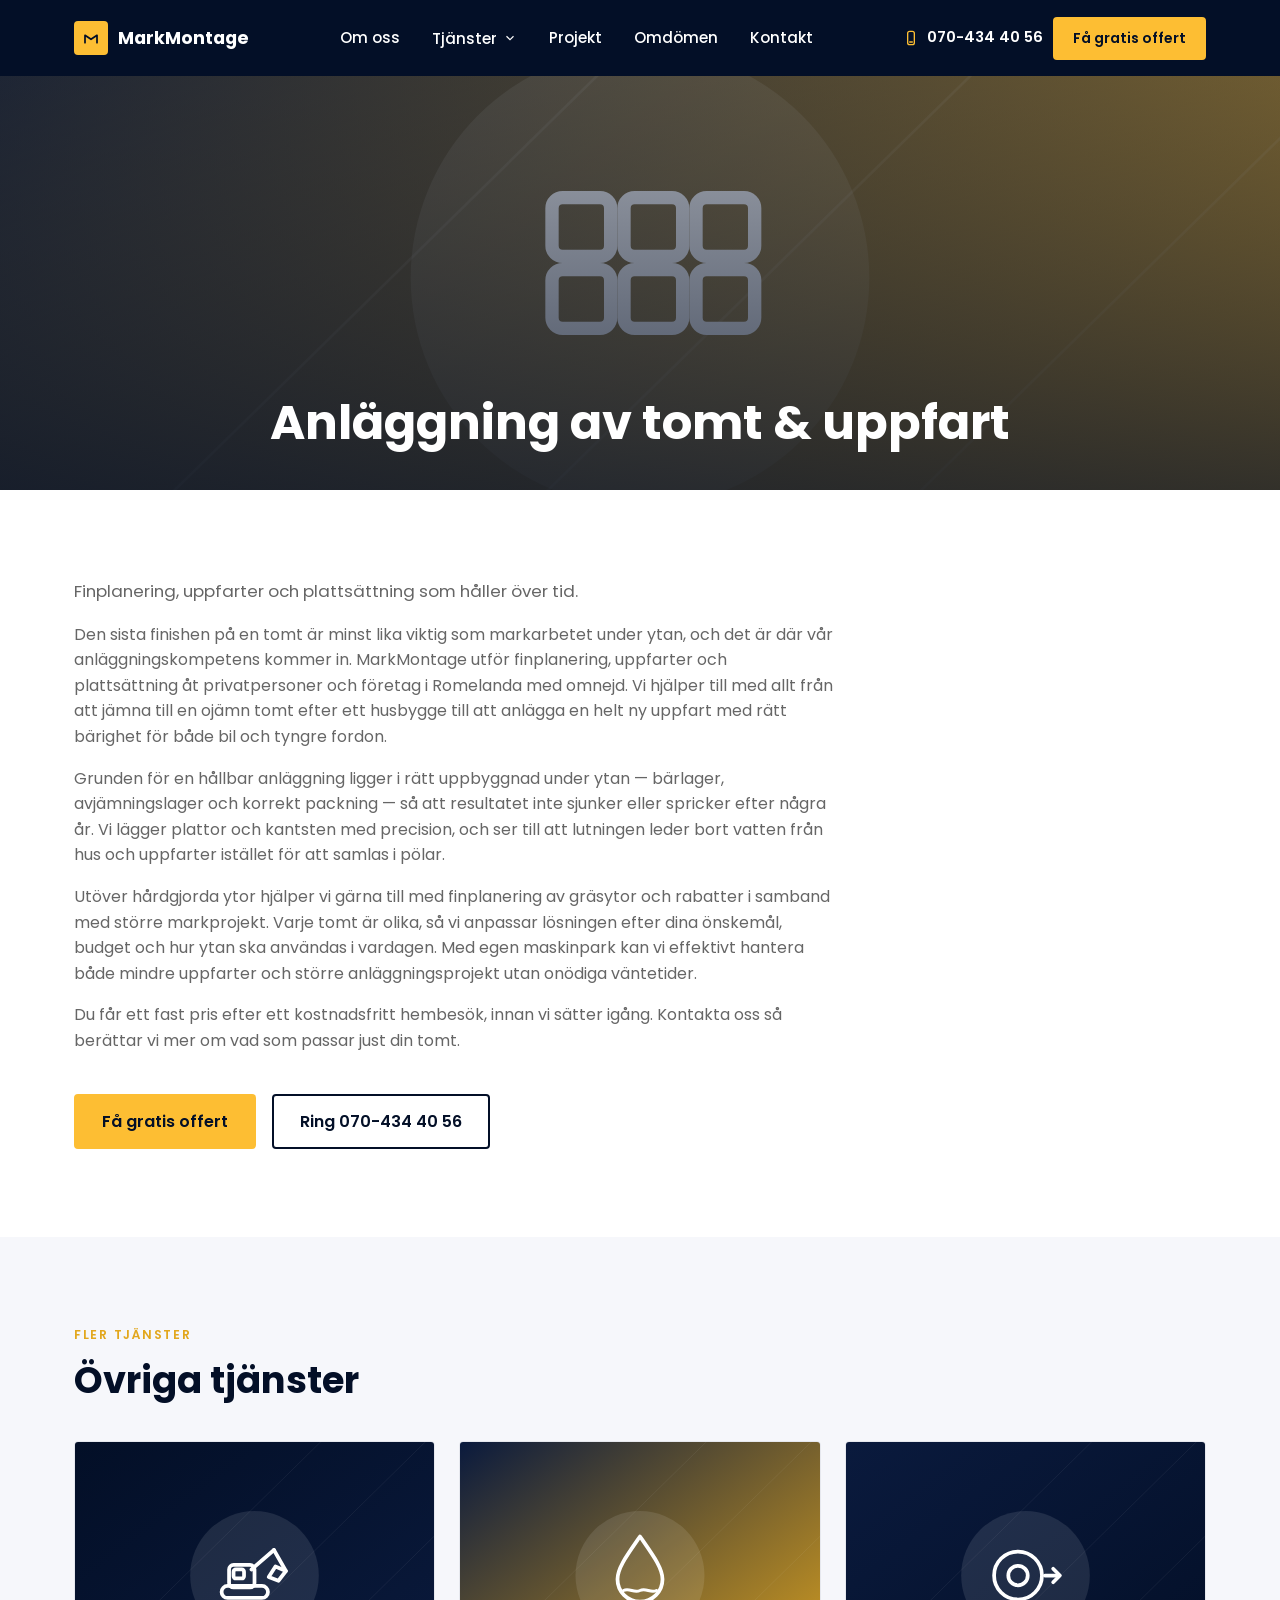
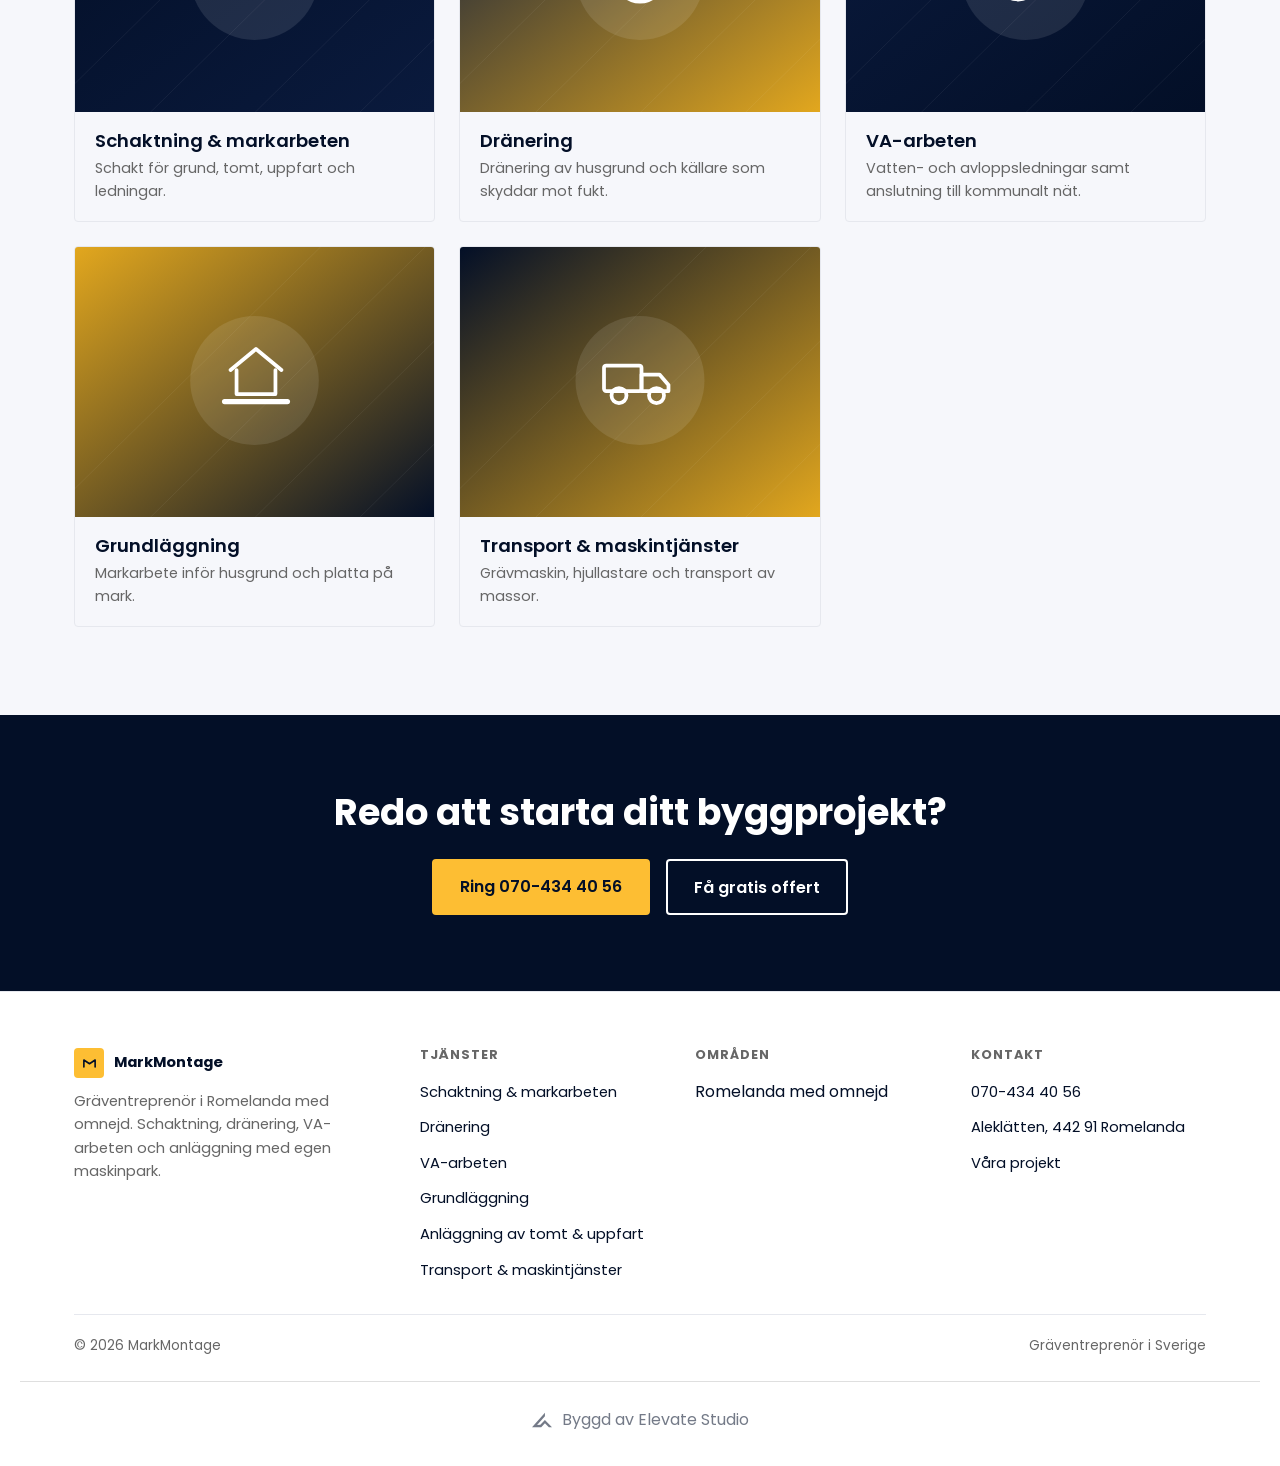
<file: tjanster/anlaggning.html>
<!doctype html>
<html lang="sv">
<head>
<meta charset="utf-8" />
<meta name="viewport" content="width=device-width, initial-scale=1" />
<title>Anläggning av tomt &amp; uppfart — MarkMontage</title>
<meta name="description" content="Finplanering, uppfarter och plattsättning i Romelanda med omnejd. Fast pris efter kostnadsfritt hembesök." />
<meta name="theme-color" content="#030f27" />
<link rel="canonical" href="anlaggning.html" />
<meta property="og:type" content="website" />
<meta property="og:title" content="Anläggning av tomt &amp; uppfart — MarkMontage" />
<meta property="og:description" content="Finplanering, uppfarter och plattsättning som håller över tid." />
<link rel="icon" href="../favicon.svg" type="image/svg+xml" />
<link rel="preconnect" href="https://fonts.googleapis.com" />
<link rel="preconnect" href="https://fonts.gstatic.com" crossorigin />
<link rel="stylesheet" href="https://fonts.googleapis.com/css2?family=Poppins:wght@400;500;600;700;800&display=swap" />
<link rel="stylesheet" href="../assets/css/style.css" />
<script type="application/ld+json">
{
  "@context": "https://schema.org",
  "@type": "Service",
  "serviceType": "Anläggning av tomt & uppfart",
  "provider": { "@type": "LocalBusiness", "name": "MarkMontage", "telephone": "+46704344056" },
  "areaServed": "Romelanda med omnejd"
}
</script>
</head>
<body>
<a class="skip-link" href="#main">Hoppa till innehåll</a>

<header class="navbar">
  <div class="wrap">
    <a href="../index.html" class="navbar-logo">
      <span class="mark" aria-hidden="true">
        <svg width="16" height="16" viewBox="0 0 24 24" fill="none" stroke="currentColor" stroke-width="2.6" stroke-linecap="round" stroke-linejoin="round"><path d="M3 19V8l9 6 9-6v11"/></svg>
      </span>
      MarkMontage
    </a>

    <nav class="navbar-links" aria-label="Huvudmeny">
      <a href="../index.html#omoss">Om oss</a>
      <div class="nav-dropdown">
        <button type="button" aria-expanded="false" aria-haspopup="true">
          Tjänster
          <svg viewBox="0 0 24 24" fill="none" stroke="currentColor" stroke-width="2"><path d="M6 9l6 6 6-6"/></svg>
        </button>
        <div class="nav-dropdown-panel">
          <a href="schaktning.html">Schaktning &amp; markarbeten</a>
          <a href="dranering.html">Dränering</a>
          <a href="va-arbeten.html">VA-arbeten</a>
          <a href="grundlaggning.html">Grundläggning</a>
          <a href="anlaggning.html" aria-current="page">Anläggning av tomt &amp; uppfart</a>
          <a href="transport.html">Transport &amp; maskintjänster</a>
        </div>
      </div>
      <a href="../projekt.html">Projekt</a>
      <a href="../index.html#omdomen">Omdömen</a>
      <a href="../index.html#kontakt">Kontakt</a>
    </nav>

    <div class="navbar-cta">
      <a class="navbar-phone" href="tel:0704344056">
        <svg viewBox="0 0 24 24" fill="none" stroke="currentColor" stroke-width="2" stroke-linecap="round" stroke-linejoin="round"><rect x="7" y="2" width="10" height="20" rx="3"/><line x1="10" y1="18" x2="14" y2="18"/></svg>
        070-434 40 56
      </a>
      <button type="button" class="btn btn-amber btn-sm" data-quote-trigger>Få gratis offert</button>
    </div>

    <button class="navbar-toggle" id="navToggle" aria-label="Öppna meny" aria-expanded="false" aria-controls="mobilePanel">
      <span></span>
    </button>
  </div>

  <div class="mobile-panel" id="mobilePanel">
    <a href="../index.html#omoss">Om oss</a>
    <button type="button" class="mobile-services-toggle">
      Tjänster
      <svg width="16" height="16" viewBox="0 0 24 24" fill="none" stroke="currentColor" stroke-width="2"><path d="M6 9l6 6 6-6"/></svg>
    </button>
    <div class="mobile-services-list">
      <a href="schaktning.html">Schaktning &amp; markarbeten</a>
      <a href="dranering.html">Dränering</a>
      <a href="va-arbeten.html">VA-arbeten</a>
      <a href="grundlaggning.html">Grundläggning</a>
      <a href="anlaggning.html">Anläggning av tomt &amp; uppfart</a>
      <a href="transport.html">Transport &amp; maskintjänster</a>
    </div>
    <a href="../projekt.html">Projekt</a>
    <a href="../index.html#omdomen">Omdömen</a>
    <a href="../index.html#kontakt">Kontakt</a>
    <a href="tel:0704344056">070-434 40 56</a>
    <button type="button" class="btn btn-amber" data-quote-trigger>Få gratis offert</button>
  </div>
</header>

<main id="main">
  <section class="service-hero">
    <img src="../assets/img/anlaggning.svg" alt="Illustration: anläggning av tomt och uppfart" />
    <div class="wrap">
      <h1>Anläggning av tomt &amp; uppfart</h1>
    </div>
  </section>

  <section class="section">
    <div class="wrap">
      <div class="service-body">
        <p class="lead" style="font-size:1.05rem;color:var(--ink-muted)">Finplanering, uppfarter och plattsättning som håller över tid.</p>
        <p>Den sista finishen på en tomt är minst lika viktig som markarbetet under ytan, och det är där vår anläggningskompetens kommer in. MarkMontage utför finplanering, uppfarter och plattsättning åt privatpersoner och företag i Romelanda med omnejd. Vi hjälper till med allt från att jämna till en ojämn tomt efter ett husbygge till att anlägga en helt ny uppfart med rätt bärighet för både bil och tyngre fordon.</p>
        <p>Grunden för en hållbar anläggning ligger i rätt uppbyggnad under ytan — bärlager, avjämningslager och korrekt packning — så att resultatet inte sjunker eller spricker efter några år. Vi lägger plattor och kantsten med precision, och ser till att lutningen leder bort vatten från hus och uppfarter istället för att samlas i pölar.</p>
        <p>Utöver hårdgjorda ytor hjälper vi gärna till med finplanering av gräsytor och rabatter i samband med större markprojekt. Varje tomt är olika, så vi anpassar lösningen efter dina önskemål, budget och hur ytan ska användas i vardagen. Med egen maskinpark kan vi effektivt hantera både mindre uppfarter och större anläggningsprojekt utan onödiga väntetider.</p>
        <p>Du får ett fast pris efter ett kostnadsfritt hembesök, innan vi sätter igång. Kontakta oss så berättar vi mer om vad som passar just din tomt.</p>

        <div class="service-cta-row">
          <button type="button" class="btn btn-amber" data-quote-trigger>Få gratis offert</button>
          <a href="tel:0704344056" class="btn btn-outline-navy">Ring 070-434 40 56</a>
        </div>
      </div>
    </div>
  </section>

  <section class="section alt">
    <div class="wrap">
      <div class="section-head">
        <p class="eyebrow">Fler tjänster</p>
        <h2>Övriga tjänster</h2>
      </div>
      <div class="other-services-grid">
        <a class="other-service-card" href="schaktning.html">
          <div class="thumb"><img src="../assets/img/schaktning.svg" alt="" loading="lazy" /></div>
          <div class="body"><h3>Schaktning &amp; markarbeten</h3><p>Schakt för grund, tomt, uppfart och ledningar.</p></div>
        </a>
        <a class="other-service-card" href="dranering.html">
          <div class="thumb"><img src="../assets/img/dranering.svg" alt="" loading="lazy" /></div>
          <div class="body"><h3>Dränering</h3><p>Dränering av husgrund och källare som skyddar mot fukt.</p></div>
        </a>
        <a class="other-service-card" href="va-arbeten.html">
          <div class="thumb"><img src="../assets/img/va-arbeten.svg" alt="" loading="lazy" /></div>
          <div class="body"><h3>VA-arbeten</h3><p>Vatten- och avloppsledningar samt anslutning till kommunalt nät.</p></div>
        </a>
        <a class="other-service-card" href="grundlaggning.html">
          <div class="thumb"><img src="../assets/img/grundlaggning.svg" alt="" loading="lazy" /></div>
          <div class="body"><h3>Grundläggning</h3><p>Markarbete inför husgrund och platta på mark.</p></div>
        </a>
        <a class="other-service-card" href="transport.html">
          <div class="thumb"><img src="../assets/img/transport.svg" alt="" loading="lazy" /></div>
          <div class="body"><h3>Transport &amp; maskintjänster</h3><p>Grävmaskin, hjullastare och transport av massor.</p></div>
        </a>
      </div>
    </div>
  </section>

  <section class="final-cta">
    <div class="wrap">
      <h2>Redo att starta ditt byggprojekt?</h2>
      <div class="cta-actions">
        <a href="tel:0704344056" class="btn btn-amber">Ring 070-434 40 56</a>
        <button type="button" class="btn btn-outline-white" data-quote-trigger>Få gratis offert</button>
      </div>
    </div>
  </section>
</main>

<footer class="site-footer">
  <div class="wrap">
    <div class="footer-grid">
      <div class="footer-col">
        <a href="../index.html" class="footer-brand">
          <span class="mark" style="width:30px;height:30px;border-radius:4px;background:#fdbe33;color:#030f27;display:grid;place-items:center" aria-hidden="true">
            <svg width="15" height="15" viewBox="0 0 24 24" fill="none" stroke="currentColor" stroke-width="2.6" stroke-linecap="round" stroke-linejoin="round"><path d="M3 19V8l9 6 9-6v11"/></svg>
          </span>
          MarkMontage
        </a>
        <p>Gräventreprenör i Romelanda med omnejd. Schaktning, dränering, VA-arbeten och anläggning med egen maskinpark.</p>
      </div>
      <div class="footer-col">
        <h4>Tjänster</h4>
        <ul>
          <li><a href="schaktning.html">Schaktning &amp; markarbeten</a></li>
          <li><a href="dranering.html">Dränering</a></li>
          <li><a href="va-arbeten.html">VA-arbeten</a></li>
          <li><a href="grundlaggning.html">Grundläggning</a></li>
          <li><a href="anlaggning.html">Anläggning av tomt &amp; uppfart</a></li>
          <li><a href="transport.html">Transport &amp; maskintjänster</a></li>
        </ul>
      </div>
      <div class="footer-col">
        <h4>Områden</h4>
        <ul>
          <li>Romelanda med omnejd</li>
        </ul>
      </div>
      <div class="footer-col">
        <h4>Kontakt</h4>
        <ul>
          <li><a href="tel:0704344056">070-434 40 56</a></li>
          <li><a href="https://www.google.com/maps/dir/?api=1&amp;destination=MarkMontage%2C%20Aleklätten%2C%20442%2091%20Romelanda%2C%20Sverige" target="_blank" rel="noopener noreferrer">Aleklätten, 442 91 Romelanda</a></li>
          <li><a href="../projekt.html">Våra projekt</a></li>
        </ul>
      </div>
    </div>
    <div class="footer-bottom">
      <span>© <span data-year></span> MarkMontage</span>
      <span>Gräventreprenör i Sverige</span>
    </div>
  </div>
<!-- elevate-credit -->
<style>.elevate-credit{max-width:1240px;margin:24px auto 0;padding:20px 16px 0;border-top:1px solid rgba(128,128,128,.25);display:flex;justify-content:center;box-sizing:border-box}.elevate-credit a{display:inline-flex;align-items:center;gap:10px;padding:8px 0;font:inherit;font-size:15px;line-height:1;color:inherit;opacity:.55;text-decoration:none;transition:opacity .2s}.elevate-credit a:hover,.elevate-credit a:focus-visible{opacity:1}.elevate-credit svg{width:20px;height:20px;flex:none;display:block}@media(min-width:1024px){.elevate-credit a{font-size:16px}}</style>
<div class="elevate-credit"><a href="https://elevatestudio.nu" target="_blank" rel="noopener"><svg viewBox="0 0 1884.3 1353.9" aria-hidden="true"><path d="M0.0 1353.9 L1218.7 0.0 L1218.7 329.1 L479.7 1136.4 L786.7 1132.4 L1215.5 687.4 L1884.3 1349.9 L1590.1 1349.9 L1218.6 994.7 L865.4 1349.9Z" fill="currentColor"/></svg>Byggd av Elevate Studio</a></div>
</footer>

<div class="quote-modal-backdrop" id="quoteModalBackdrop">
  <div class="quote-modal" role="dialog" aria-modal="true" aria-labelledby="quoteModalTitle">
    <button type="button" class="quote-modal-close" aria-label="Stäng">
      <svg viewBox="0 0 24 24" fill="none" stroke="currentColor" stroke-width="2" stroke-linecap="round" stroke-linejoin="round"><path d="M6 6l12 12M18 6L6 18"/></svg>
    </button>
    <h2 id="quoteModalTitle">Få gratis offert</h2>
    <p class="lead">Fyll i formuläret så återkommer vi så snart vi kan.</p>
    <form class="quote-form" novalidate>
      <div class="field">
        <label for="m-namn">Namn</label>
        <input id="m-namn" name="namn" type="text" required autocomplete="name" />
        <span class="field-error" data-error-for="namn"></span>
      </div>
      <div class="field">
        <label for="m-telefon">Telefon</label>
        <input id="m-telefon" name="telefon" type="tel" required autocomplete="tel" />
        <span class="field-error" data-error-for="telefon"></span>
      </div>
      <div class="field">
        <label for="m-epost">E-post</label>
        <input id="m-epost" name="epost" type="email" required autocomplete="email" />
        <span class="field-error" data-error-for="epost"></span>
      </div>
      <div class="field">
        <label for="m-typ">Typ av arbete</label>
        <select id="m-typ" name="typ" required>
          <option value="">Välj typ av arbete</option>
          <option value="schaktning">Schaktning &amp; markarbeten</option>
          <option value="dranering">Dränering</option>
          <option value="va">VA-arbeten</option>
          <option value="grundlaggning">Grundläggning</option>
          <option value="anlaggning" selected>Anläggning av tomt &amp; uppfart</option>
          <option value="annat">Annat</option>
        </select>
        <span class="field-error" data-error-for="typ"></span>
      </div>
      <div class="field">
        <label for="m-besk">Kort beskrivning</label>
        <textarea id="m-besk" name="beskrivning" placeholder="Berätta kort om ditt projekt..."></textarea>
      </div>
      <button type="submit" class="btn btn-amber quote-submit">
        <span class="spinner" aria-hidden="true"></span>
        <span class="label">Skicka förfrågan</span>
      </button>
    </form>
  </div>
</div>

<div class="form-confirm" id="formConfirm">
  <span class="check" aria-hidden="true"><svg viewBox="0 0 24 24" fill="none" stroke="currentColor" stroke-width="3" stroke-linecap="round" stroke-linejoin="round"><path d="M20 6L9 17l-5-5"/></svg></span>
  Tack! Vi återkommer strax.
</div>

<script src="../assets/js/main.js"></script>
</body>
</html>
</file>
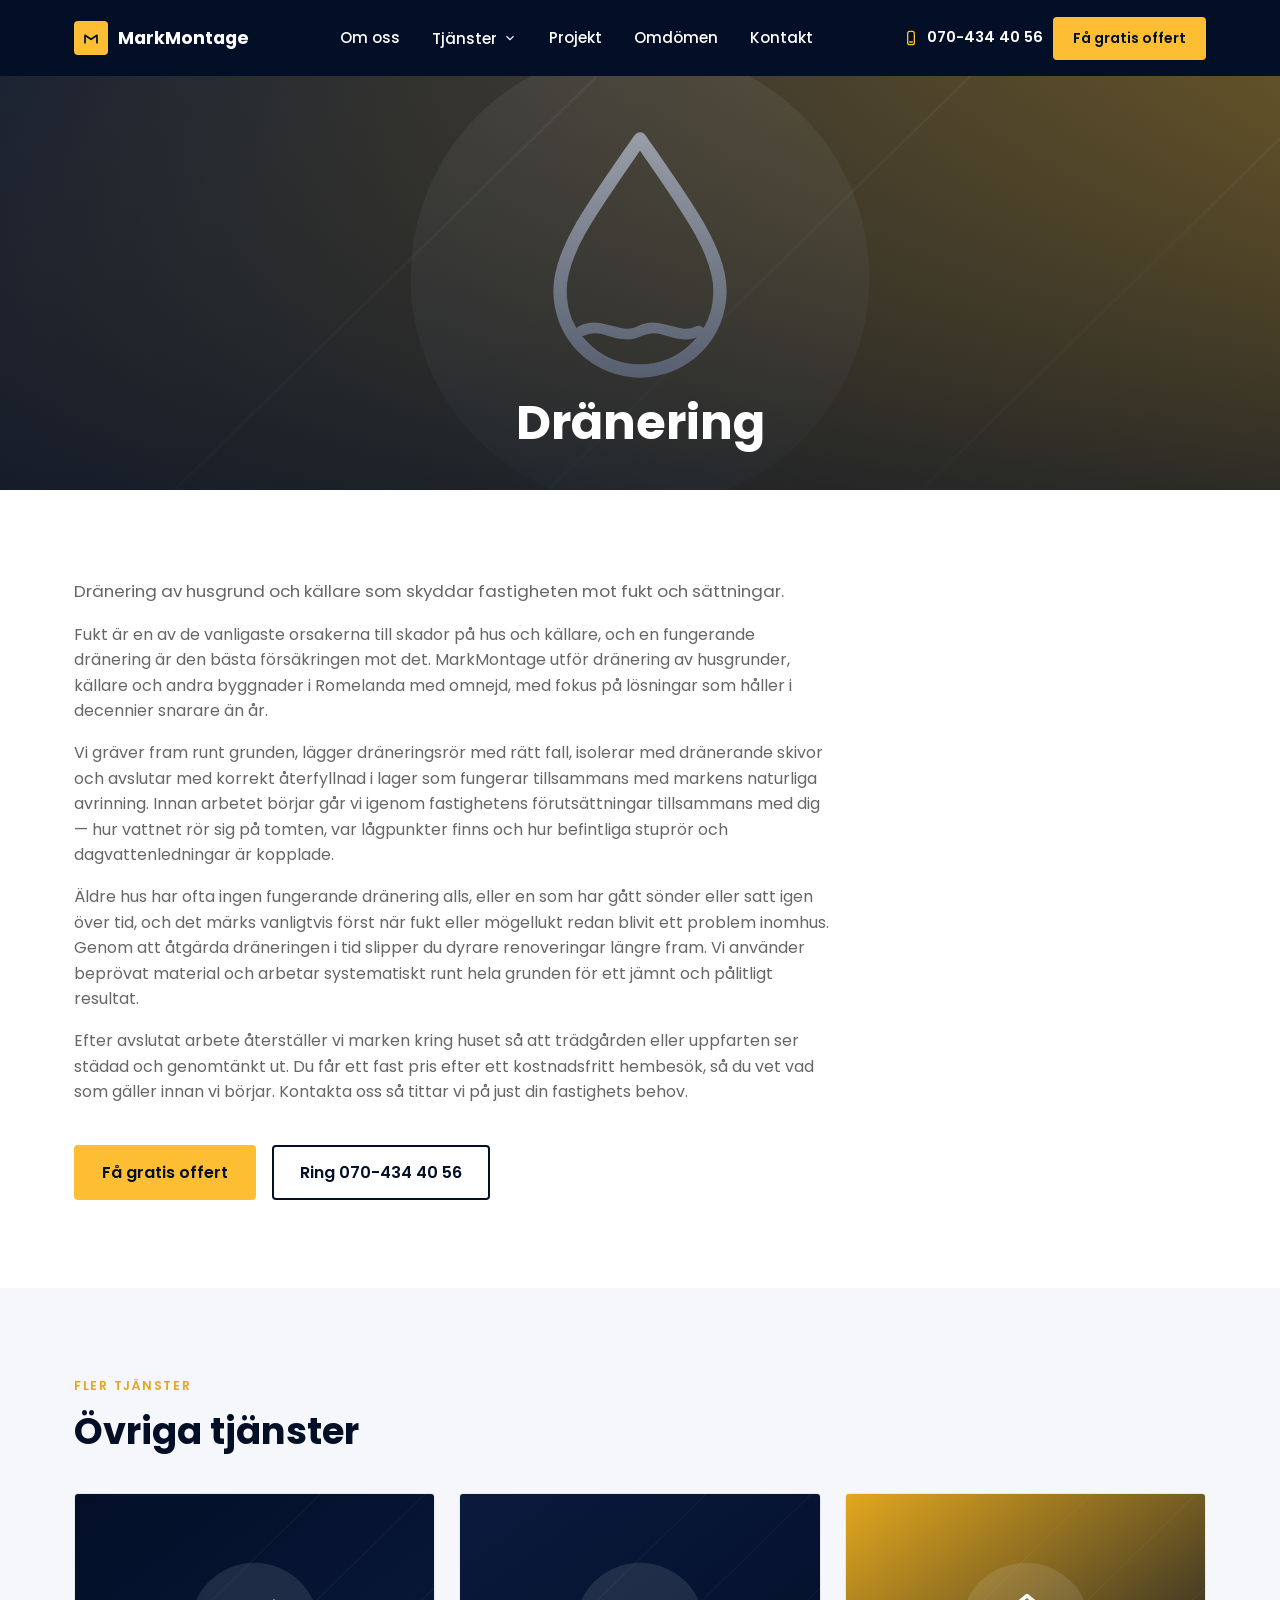
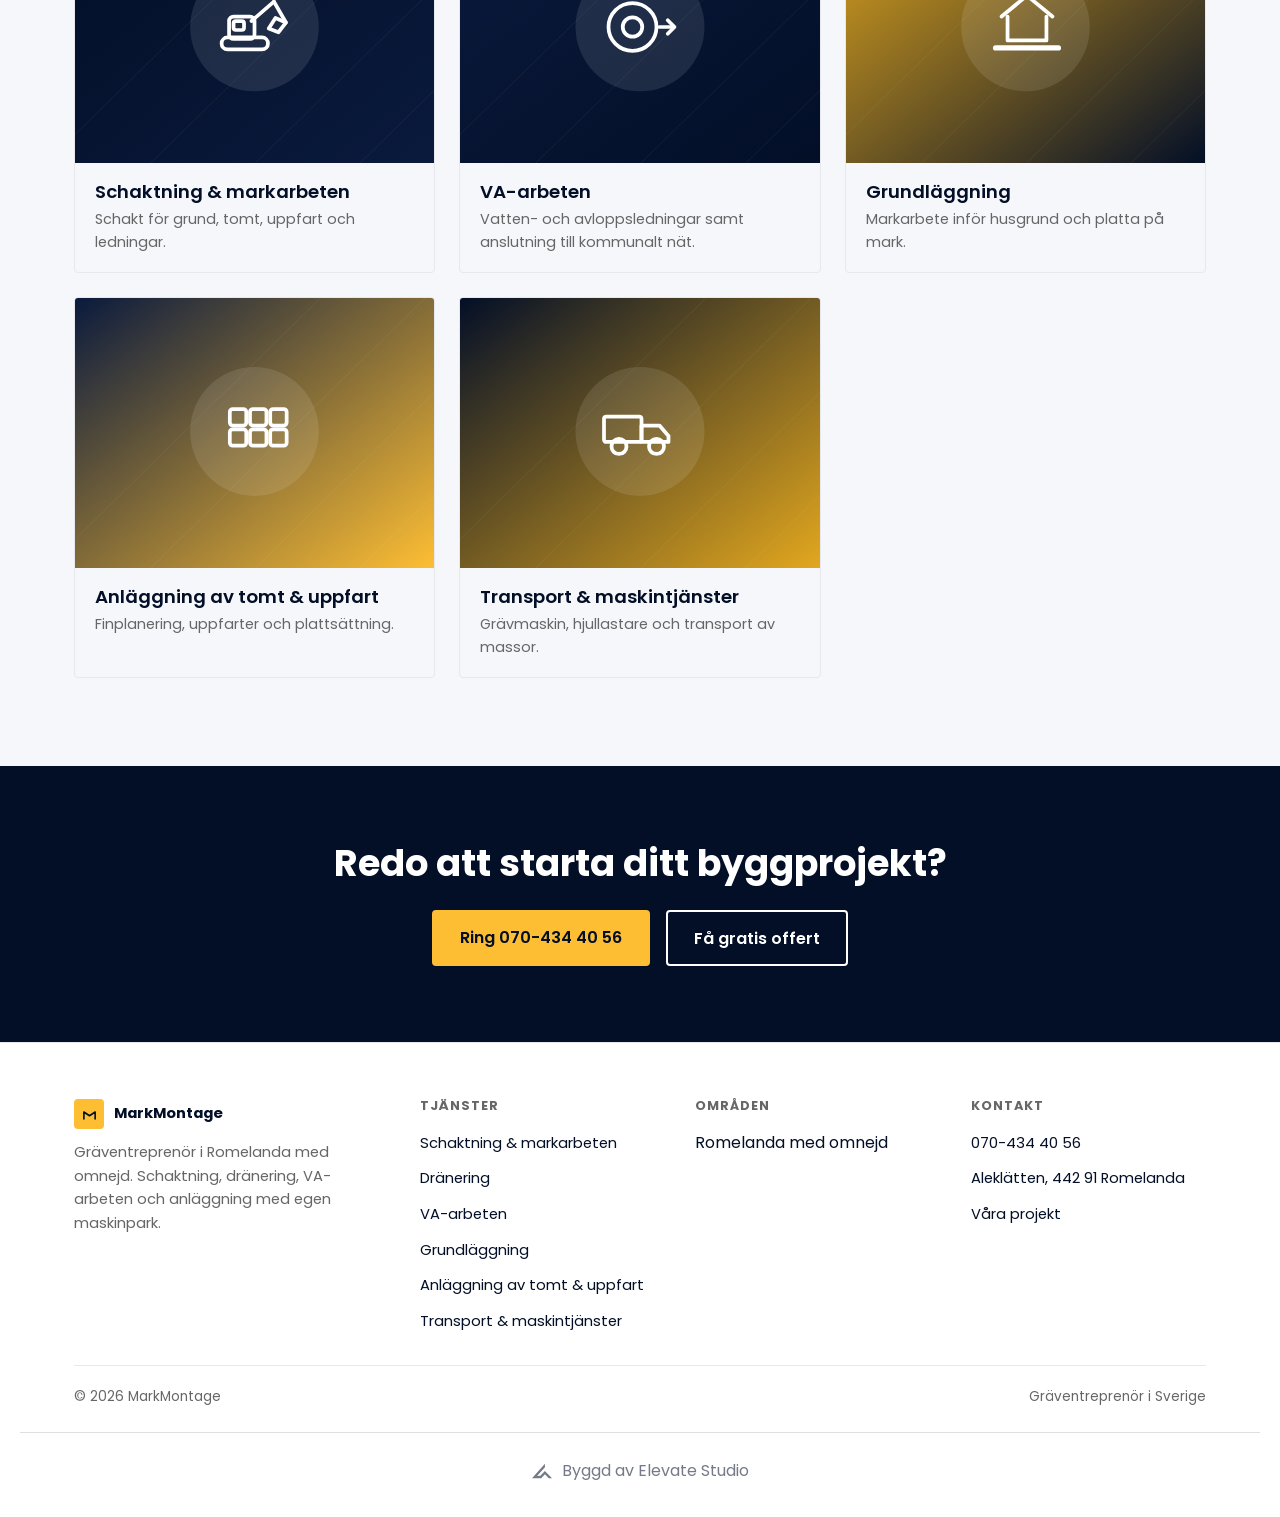
<file: tjanster/dranering.html>
<!doctype html>
<html lang="sv">
<head>
<meta charset="utf-8" />
<meta name="viewport" content="width=device-width, initial-scale=1" />
<title>Dränering — MarkMontage</title>
<meta name="description" content="Dränering av husgrund och källare i Romelanda med omnejd. Egen maskinpark, fast pris efter kostnadsfritt hembesök." />
<meta name="theme-color" content="#030f27" />
<link rel="canonical" href="dranering.html" />
<meta property="og:type" content="website" />
<meta property="og:title" content="Dränering — MarkMontage" />
<meta property="og:description" content="Dränering av husgrund och källare som skyddar fastigheten mot fukt och sättningar." />
<link rel="icon" href="../favicon.svg" type="image/svg+xml" />
<link rel="preconnect" href="https://fonts.googleapis.com" />
<link rel="preconnect" href="https://fonts.gstatic.com" crossorigin />
<link rel="stylesheet" href="https://fonts.googleapis.com/css2?family=Poppins:wght@400;500;600;700;800&display=swap" />
<link rel="stylesheet" href="../assets/css/style.css" />
<script type="application/ld+json">
{
  "@context": "https://schema.org",
  "@type": "Service",
  "serviceType": "Dränering",
  "provider": { "@type": "LocalBusiness", "name": "MarkMontage", "telephone": "+46704344056" },
  "areaServed": "Romelanda med omnejd"
}
</script>
</head>
<body>
<a class="skip-link" href="#main">Hoppa till innehåll</a>

<header class="navbar">
  <div class="wrap">
    <a href="../index.html" class="navbar-logo">
      <span class="mark" aria-hidden="true">
        <svg width="16" height="16" viewBox="0 0 24 24" fill="none" stroke="currentColor" stroke-width="2.6" stroke-linecap="round" stroke-linejoin="round"><path d="M3 19V8l9 6 9-6v11"/></svg>
      </span>
      MarkMontage
    </a>

    <nav class="navbar-links" aria-label="Huvudmeny">
      <a href="../index.html#omoss">Om oss</a>
      <div class="nav-dropdown">
        <button type="button" aria-expanded="false" aria-haspopup="true">
          Tjänster
          <svg viewBox="0 0 24 24" fill="none" stroke="currentColor" stroke-width="2"><path d="M6 9l6 6 6-6"/></svg>
        </button>
        <div class="nav-dropdown-panel">
          <a href="schaktning.html">Schaktning &amp; markarbeten</a>
          <a href="dranering.html" aria-current="page">Dränering</a>
          <a href="va-arbeten.html">VA-arbeten</a>
          <a href="grundlaggning.html">Grundläggning</a>
          <a href="anlaggning.html">Anläggning av tomt &amp; uppfart</a>
          <a href="transport.html">Transport &amp; maskintjänster</a>
        </div>
      </div>
      <a href="../projekt.html">Projekt</a>
      <a href="../index.html#omdomen">Omdömen</a>
      <a href="../index.html#kontakt">Kontakt</a>
    </nav>

    <div class="navbar-cta">
      <a class="navbar-phone" href="tel:0704344056">
        <svg viewBox="0 0 24 24" fill="none" stroke="currentColor" stroke-width="2" stroke-linecap="round" stroke-linejoin="round"><rect x="7" y="2" width="10" height="20" rx="3"/><line x1="10" y1="18" x2="14" y2="18"/></svg>
        070-434 40 56
      </a>
      <button type="button" class="btn btn-amber btn-sm" data-quote-trigger>Få gratis offert</button>
    </div>

    <button class="navbar-toggle" id="navToggle" aria-label="Öppna meny" aria-expanded="false" aria-controls="mobilePanel">
      <span></span>
    </button>
  </div>

  <div class="mobile-panel" id="mobilePanel">
    <a href="../index.html#omoss">Om oss</a>
    <button type="button" class="mobile-services-toggle">
      Tjänster
      <svg width="16" height="16" viewBox="0 0 24 24" fill="none" stroke="currentColor" stroke-width="2"><path d="M6 9l6 6 6-6"/></svg>
    </button>
    <div class="mobile-services-list">
      <a href="schaktning.html">Schaktning &amp; markarbeten</a>
      <a href="dranering.html">Dränering</a>
      <a href="va-arbeten.html">VA-arbeten</a>
      <a href="grundlaggning.html">Grundläggning</a>
      <a href="anlaggning.html">Anläggning av tomt &amp; uppfart</a>
      <a href="transport.html">Transport &amp; maskintjänster</a>
    </div>
    <a href="../projekt.html">Projekt</a>
    <a href="../index.html#omdomen">Omdömen</a>
    <a href="../index.html#kontakt">Kontakt</a>
    <a href="tel:0704344056">070-434 40 56</a>
    <button type="button" class="btn btn-amber" data-quote-trigger>Få gratis offert</button>
  </div>
</header>

<main id="main">
  <section class="service-hero">
    <img src="../assets/img/dranering.svg" alt="Illustration: dränering" />
    <div class="wrap">
      <h1>Dränering</h1>
    </div>
  </section>

  <section class="section">
    <div class="wrap">
      <div class="service-body">
        <p class="lead" style="font-size:1.05rem;color:var(--ink-muted)">Dränering av husgrund och källare som skyddar fastigheten mot fukt och sättningar.</p>
        <p>Fukt är en av de vanligaste orsakerna till skador på hus och källare, och en fungerande dränering är den bästa försäkringen mot det. MarkMontage utför dränering av husgrunder, källare och andra byggnader i Romelanda med omnejd, med fokus på lösningar som håller i decennier snarare än år.</p>
        <p>Vi gräver fram runt grunden, lägger dräneringsrör med rätt fall, isolerar med dränerande skivor och avslutar med korrekt återfyllnad i lager som fungerar tillsammans med markens naturliga avrinning. Innan arbetet börjar går vi igenom fastighetens förutsättningar tillsammans med dig — hur vattnet rör sig på tomten, var lågpunkter finns och hur befintliga stuprör och dagvattenledningar är kopplade.</p>
        <p>Äldre hus har ofta ingen fungerande dränering alls, eller en som har gått sönder eller satt igen över tid, och det märks vanligtvis först när fukt eller mögellukt redan blivit ett problem inomhus. Genom att åtgärda dräneringen i tid slipper du dyrare renoveringar längre fram. Vi använder beprövat material och arbetar systematiskt runt hela grunden för ett jämnt och pålitligt resultat.</p>
        <p>Efter avslutat arbete återställer vi marken kring huset så att trädgården eller uppfarten ser städad och genomtänkt ut. Du får ett fast pris efter ett kostnadsfritt hembesök, så du vet vad som gäller innan vi börjar. Kontakta oss så tittar vi på just din fastighets behov.</p>

        <div class="service-cta-row">
          <button type="button" class="btn btn-amber" data-quote-trigger>Få gratis offert</button>
          <a href="tel:0704344056" class="btn btn-outline-navy">Ring 070-434 40 56</a>
        </div>
      </div>
    </div>
  </section>

  <section class="section alt">
    <div class="wrap">
      <div class="section-head">
        <p class="eyebrow">Fler tjänster</p>
        <h2>Övriga tjänster</h2>
      </div>
      <div class="other-services-grid">
        <a class="other-service-card" href="schaktning.html">
          <div class="thumb"><img src="../assets/img/schaktning.svg" alt="" loading="lazy" /></div>
          <div class="body"><h3>Schaktning &amp; markarbeten</h3><p>Schakt för grund, tomt, uppfart och ledningar.</p></div>
        </a>
        <a class="other-service-card" href="va-arbeten.html">
          <div class="thumb"><img src="../assets/img/va-arbeten.svg" alt="" loading="lazy" /></div>
          <div class="body"><h3>VA-arbeten</h3><p>Vatten- och avloppsledningar samt anslutning till kommunalt nät.</p></div>
        </a>
        <a class="other-service-card" href="grundlaggning.html">
          <div class="thumb"><img src="../assets/img/grundlaggning.svg" alt="" loading="lazy" /></div>
          <div class="body"><h3>Grundläggning</h3><p>Markarbete inför husgrund och platta på mark.</p></div>
        </a>
        <a class="other-service-card" href="anlaggning.html">
          <div class="thumb"><img src="../assets/img/anlaggning.svg" alt="" loading="lazy" /></div>
          <div class="body"><h3>Anläggning av tomt &amp; uppfart</h3><p>Finplanering, uppfarter och plattsättning.</p></div>
        </a>
        <a class="other-service-card" href="transport.html">
          <div class="thumb"><img src="../assets/img/transport.svg" alt="" loading="lazy" /></div>
          <div class="body"><h3>Transport &amp; maskintjänster</h3><p>Grävmaskin, hjullastare och transport av massor.</p></div>
        </a>
      </div>
    </div>
  </section>

  <section class="final-cta">
    <div class="wrap">
      <h2>Redo att starta ditt byggprojekt?</h2>
      <div class="cta-actions">
        <a href="tel:0704344056" class="btn btn-amber">Ring 070-434 40 56</a>
        <button type="button" class="btn btn-outline-white" data-quote-trigger>Få gratis offert</button>
      </div>
    </div>
  </section>
</main>

<footer class="site-footer">
  <div class="wrap">
    <div class="footer-grid">
      <div class="footer-col">
        <a href="../index.html" class="footer-brand">
          <span class="mark" style="width:30px;height:30px;border-radius:4px;background:#fdbe33;color:#030f27;display:grid;place-items:center" aria-hidden="true">
            <svg width="15" height="15" viewBox="0 0 24 24" fill="none" stroke="currentColor" stroke-width="2.6" stroke-linecap="round" stroke-linejoin="round"><path d="M3 19V8l9 6 9-6v11"/></svg>
          </span>
          MarkMontage
        </a>
        <p>Gräventreprenör i Romelanda med omnejd. Schaktning, dränering, VA-arbeten och anläggning med egen maskinpark.</p>
      </div>
      <div class="footer-col">
        <h4>Tjänster</h4>
        <ul>
          <li><a href="schaktning.html">Schaktning &amp; markarbeten</a></li>
          <li><a href="dranering.html">Dränering</a></li>
          <li><a href="va-arbeten.html">VA-arbeten</a></li>
          <li><a href="grundlaggning.html">Grundläggning</a></li>
          <li><a href="anlaggning.html">Anläggning av tomt &amp; uppfart</a></li>
          <li><a href="transport.html">Transport &amp; maskintjänster</a></li>
        </ul>
      </div>
      <div class="footer-col">
        <h4>Områden</h4>
        <ul>
          <li>Romelanda med omnejd</li>
        </ul>
      </div>
      <div class="footer-col">
        <h4>Kontakt</h4>
        <ul>
          <li><a href="tel:0704344056">070-434 40 56</a></li>
          <li><a href="https://www.google.com/maps/dir/?api=1&amp;destination=MarkMontage%2C%20Aleklätten%2C%20442%2091%20Romelanda%2C%20Sverige" target="_blank" rel="noopener noreferrer">Aleklätten, 442 91 Romelanda</a></li>
          <li><a href="../projekt.html">Våra projekt</a></li>
        </ul>
      </div>
    </div>
    <div class="footer-bottom">
      <span>© <span data-year></span> MarkMontage</span>
      <span>Gräventreprenör i Sverige</span>
    </div>
  </div>
<!-- elevate-credit -->
<style>.elevate-credit{max-width:1240px;margin:24px auto 0;padding:20px 16px 0;border-top:1px solid rgba(128,128,128,.25);display:flex;justify-content:center;box-sizing:border-box}.elevate-credit a{display:inline-flex;align-items:center;gap:10px;padding:8px 0;font:inherit;font-size:15px;line-height:1;color:inherit;opacity:.55;text-decoration:none;transition:opacity .2s}.elevate-credit a:hover,.elevate-credit a:focus-visible{opacity:1}.elevate-credit svg{width:20px;height:20px;flex:none;display:block}@media(min-width:1024px){.elevate-credit a{font-size:16px}}</style>
<div class="elevate-credit"><a href="https://elevatestudio.nu" target="_blank" rel="noopener"><svg viewBox="0 0 1884.3 1353.9" aria-hidden="true"><path d="M0.0 1353.9 L1218.7 0.0 L1218.7 329.1 L479.7 1136.4 L786.7 1132.4 L1215.5 687.4 L1884.3 1349.9 L1590.1 1349.9 L1218.6 994.7 L865.4 1349.9Z" fill="currentColor"/></svg>Byggd av Elevate Studio</a></div>
</footer>

<div class="quote-modal-backdrop" id="quoteModalBackdrop">
  <div class="quote-modal" role="dialog" aria-modal="true" aria-labelledby="quoteModalTitle">
    <button type="button" class="quote-modal-close" aria-label="Stäng">
      <svg viewBox="0 0 24 24" fill="none" stroke="currentColor" stroke-width="2" stroke-linecap="round" stroke-linejoin="round"><path d="M6 6l12 12M18 6L6 18"/></svg>
    </button>
    <h2 id="quoteModalTitle">Få gratis offert</h2>
    <p class="lead">Fyll i formuläret så återkommer vi så snart vi kan.</p>
    <form class="quote-form" novalidate>
      <div class="field">
        <label for="m-namn">Namn</label>
        <input id="m-namn" name="namn" type="text" required autocomplete="name" />
        <span class="field-error" data-error-for="namn"></span>
      </div>
      <div class="field">
        <label for="m-telefon">Telefon</label>
        <input id="m-telefon" name="telefon" type="tel" required autocomplete="tel" />
        <span class="field-error" data-error-for="telefon"></span>
      </div>
      <div class="field">
        <label for="m-epost">E-post</label>
        <input id="m-epost" name="epost" type="email" required autocomplete="email" />
        <span class="field-error" data-error-for="epost"></span>
      </div>
      <div class="field">
        <label for="m-typ">Typ av arbete</label>
        <select id="m-typ" name="typ" required>
          <option value="">Välj typ av arbete</option>
          <option value="schaktning">Schaktning &amp; markarbeten</option>
          <option value="dranering" selected>Dränering</option>
          <option value="va">VA-arbeten</option>
          <option value="grundlaggning">Grundläggning</option>
          <option value="anlaggning">Anläggning av tomt &amp; uppfart</option>
          <option value="annat">Annat</option>
        </select>
        <span class="field-error" data-error-for="typ"></span>
      </div>
      <div class="field">
        <label for="m-besk">Kort beskrivning</label>
        <textarea id="m-besk" name="beskrivning" placeholder="Berätta kort om ditt projekt..."></textarea>
      </div>
      <button type="submit" class="btn btn-amber quote-submit">
        <span class="spinner" aria-hidden="true"></span>
        <span class="label">Skicka förfrågan</span>
      </button>
    </form>
  </div>
</div>

<div class="form-confirm" id="formConfirm">
  <span class="check" aria-hidden="true"><svg viewBox="0 0 24 24" fill="none" stroke="currentColor" stroke-width="3" stroke-linecap="round" stroke-linejoin="round"><path d="M20 6L9 17l-5-5"/></svg></span>
  Tack! Vi återkommer strax.
</div>

<script src="../assets/js/main.js"></script>
</body>
</html>
</file>
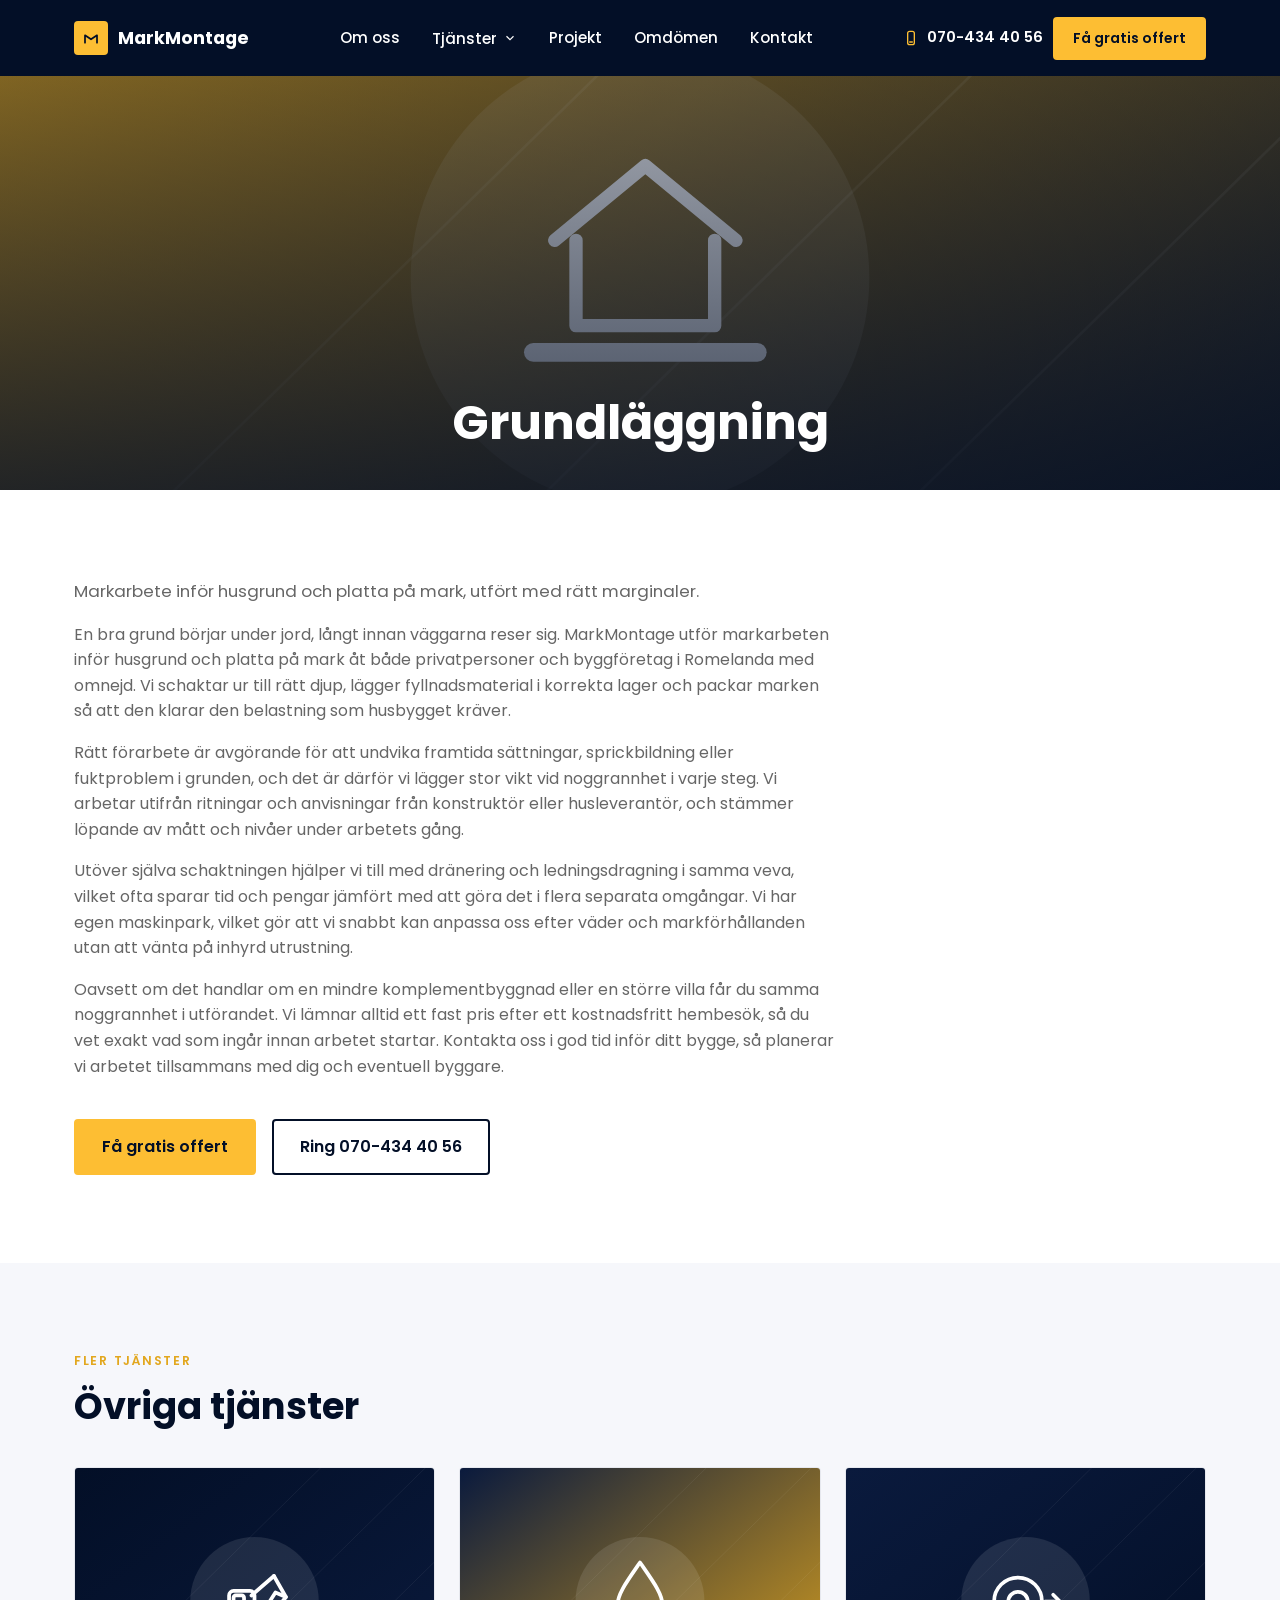
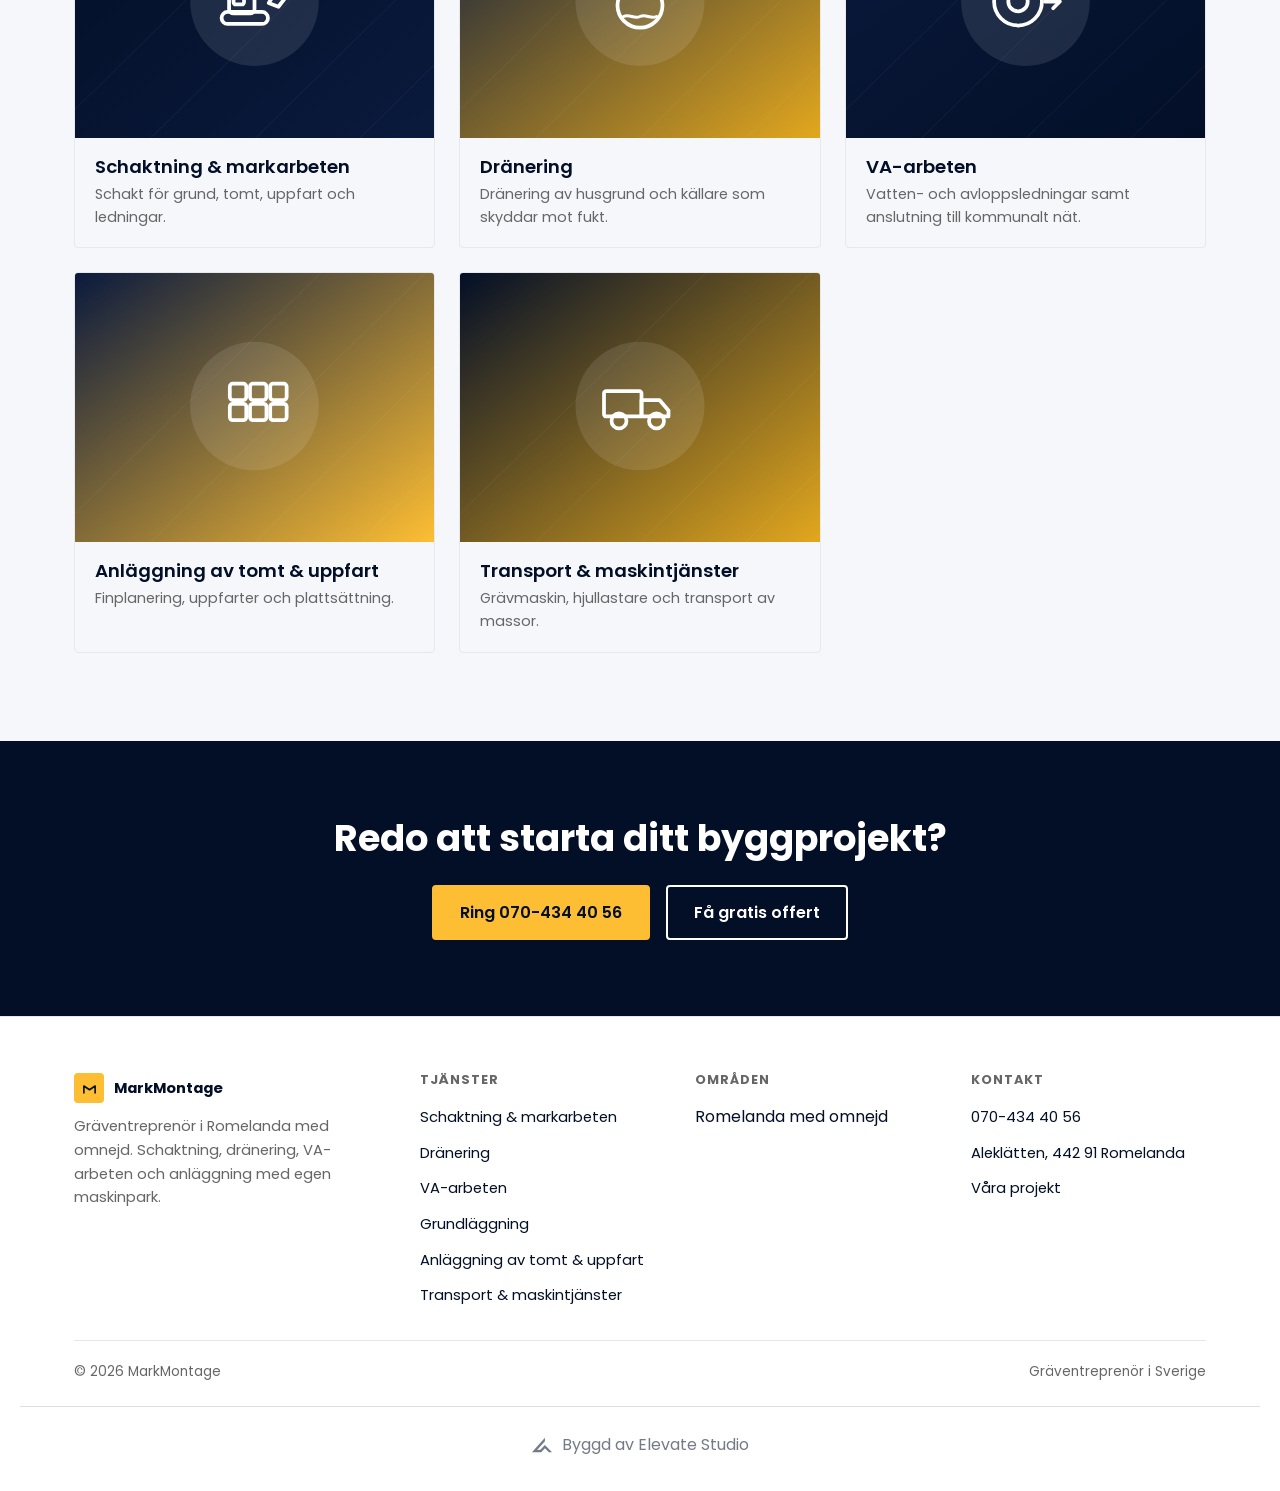
<file: tjanster/grundlaggning.html>
<!doctype html>
<html lang="sv">
<head>
<meta charset="utf-8" />
<meta name="viewport" content="width=device-width, initial-scale=1" />
<title>Grundläggning — MarkMontage</title>
<meta name="description" content="Markarbete inför husgrund och platta på mark i Romelanda med omnejd. Fast pris efter kostnadsfritt hembesök." />
<meta name="theme-color" content="#030f27" />
<link rel="canonical" href="grundlaggning.html" />
<meta property="og:type" content="website" />
<meta property="og:title" content="Grundläggning — MarkMontage" />
<meta property="og:description" content="Markarbete inför husgrund och platta på mark, utfört med rätt marginaler." />
<link rel="icon" href="../favicon.svg" type="image/svg+xml" />
<link rel="preconnect" href="https://fonts.googleapis.com" />
<link rel="preconnect" href="https://fonts.gstatic.com" crossorigin />
<link rel="stylesheet" href="https://fonts.googleapis.com/css2?family=Poppins:wght@400;500;600;700;800&display=swap" />
<link rel="stylesheet" href="../assets/css/style.css" />
<script type="application/ld+json">
{
  "@context": "https://schema.org",
  "@type": "Service",
  "serviceType": "Grundläggning",
  "provider": { "@type": "LocalBusiness", "name": "MarkMontage", "telephone": "+46704344056" },
  "areaServed": "Romelanda med omnejd"
}
</script>
</head>
<body>
<a class="skip-link" href="#main">Hoppa till innehåll</a>

<header class="navbar">
  <div class="wrap">
    <a href="../index.html" class="navbar-logo">
      <span class="mark" aria-hidden="true">
        <svg width="16" height="16" viewBox="0 0 24 24" fill="none" stroke="currentColor" stroke-width="2.6" stroke-linecap="round" stroke-linejoin="round"><path d="M3 19V8l9 6 9-6v11"/></svg>
      </span>
      MarkMontage
    </a>

    <nav class="navbar-links" aria-label="Huvudmeny">
      <a href="../index.html#omoss">Om oss</a>
      <div class="nav-dropdown">
        <button type="button" aria-expanded="false" aria-haspopup="true">
          Tjänster
          <svg viewBox="0 0 24 24" fill="none" stroke="currentColor" stroke-width="2"><path d="M6 9l6 6 6-6"/></svg>
        </button>
        <div class="nav-dropdown-panel">
          <a href="schaktning.html">Schaktning &amp; markarbeten</a>
          <a href="dranering.html">Dränering</a>
          <a href="va-arbeten.html">VA-arbeten</a>
          <a href="grundlaggning.html" aria-current="page">Grundläggning</a>
          <a href="anlaggning.html">Anläggning av tomt &amp; uppfart</a>
          <a href="transport.html">Transport &amp; maskintjänster</a>
        </div>
      </div>
      <a href="../projekt.html">Projekt</a>
      <a href="../index.html#omdomen">Omdömen</a>
      <a href="../index.html#kontakt">Kontakt</a>
    </nav>

    <div class="navbar-cta">
      <a class="navbar-phone" href="tel:0704344056">
        <svg viewBox="0 0 24 24" fill="none" stroke="currentColor" stroke-width="2" stroke-linecap="round" stroke-linejoin="round"><rect x="7" y="2" width="10" height="20" rx="3"/><line x1="10" y1="18" x2="14" y2="18"/></svg>
        070-434 40 56
      </a>
      <button type="button" class="btn btn-amber btn-sm" data-quote-trigger>Få gratis offert</button>
    </div>

    <button class="navbar-toggle" id="navToggle" aria-label="Öppna meny" aria-expanded="false" aria-controls="mobilePanel">
      <span></span>
    </button>
  </div>

  <div class="mobile-panel" id="mobilePanel">
    <a href="../index.html#omoss">Om oss</a>
    <button type="button" class="mobile-services-toggle">
      Tjänster
      <svg width="16" height="16" viewBox="0 0 24 24" fill="none" stroke="currentColor" stroke-width="2"><path d="M6 9l6 6 6-6"/></svg>
    </button>
    <div class="mobile-services-list">
      <a href="schaktning.html">Schaktning &amp; markarbeten</a>
      <a href="dranering.html">Dränering</a>
      <a href="va-arbeten.html">VA-arbeten</a>
      <a href="grundlaggning.html">Grundläggning</a>
      <a href="anlaggning.html">Anläggning av tomt &amp; uppfart</a>
      <a href="transport.html">Transport &amp; maskintjänster</a>
    </div>
    <a href="../projekt.html">Projekt</a>
    <a href="../index.html#omdomen">Omdömen</a>
    <a href="../index.html#kontakt">Kontakt</a>
    <a href="tel:0704344056">070-434 40 56</a>
    <button type="button" class="btn btn-amber" data-quote-trigger>Få gratis offert</button>
  </div>
</header>

<main id="main">
  <section class="service-hero">
    <img src="../assets/img/grundlaggning.svg" alt="Illustration: grundläggning för husbygge" />
    <div class="wrap">
      <h1>Grundläggning</h1>
    </div>
  </section>

  <section class="section">
    <div class="wrap">
      <div class="service-body">
        <p class="lead" style="font-size:1.05rem;color:var(--ink-muted)">Markarbete inför husgrund och platta på mark, utfört med rätt marginaler.</p>
        <p>En bra grund börjar under jord, långt innan väggarna reser sig. MarkMontage utför markarbeten inför husgrund och platta på mark åt både privatpersoner och byggföretag i Romelanda med omnejd. Vi schaktar ur till rätt djup, lägger fyllnadsmaterial i korrekta lager och packar marken så att den klarar den belastning som husbygget kräver.</p>
        <p>Rätt förarbete är avgörande för att undvika framtida sättningar, sprickbildning eller fuktproblem i grunden, och det är därför vi lägger stor vikt vid noggrannhet i varje steg. Vi arbetar utifrån ritningar och anvisningar från konstruktör eller husleverantör, och stämmer löpande av mått och nivåer under arbetets gång.</p>
        <p>Utöver själva schaktningen hjälper vi till med dränering och ledningsdragning i samma veva, vilket ofta sparar tid och pengar jämfört med att göra det i flera separata omgångar. Vi har egen maskinpark, vilket gör att vi snabbt kan anpassa oss efter väder och markförhållanden utan att vänta på inhyrd utrustning.</p>
        <p>Oavsett om det handlar om en mindre komplementbyggnad eller en större villa får du samma noggrannhet i utförandet. Vi lämnar alltid ett fast pris efter ett kostnadsfritt hembesök, så du vet exakt vad som ingår innan arbetet startar. Kontakta oss i god tid inför ditt bygge, så planerar vi arbetet tillsammans med dig och eventuell byggare.</p>

        <div class="service-cta-row">
          <button type="button" class="btn btn-amber" data-quote-trigger>Få gratis offert</button>
          <a href="tel:0704344056" class="btn btn-outline-navy">Ring 070-434 40 56</a>
        </div>
      </div>
    </div>
  </section>

  <section class="section alt">
    <div class="wrap">
      <div class="section-head">
        <p class="eyebrow">Fler tjänster</p>
        <h2>Övriga tjänster</h2>
      </div>
      <div class="other-services-grid">
        <a class="other-service-card" href="schaktning.html">
          <div class="thumb"><img src="../assets/img/schaktning.svg" alt="" loading="lazy" /></div>
          <div class="body"><h3>Schaktning &amp; markarbeten</h3><p>Schakt för grund, tomt, uppfart och ledningar.</p></div>
        </a>
        <a class="other-service-card" href="dranering.html">
          <div class="thumb"><img src="../assets/img/dranering.svg" alt="" loading="lazy" /></div>
          <div class="body"><h3>Dränering</h3><p>Dränering av husgrund och källare som skyddar mot fukt.</p></div>
        </a>
        <a class="other-service-card" href="va-arbeten.html">
          <div class="thumb"><img src="../assets/img/va-arbeten.svg" alt="" loading="lazy" /></div>
          <div class="body"><h3>VA-arbeten</h3><p>Vatten- och avloppsledningar samt anslutning till kommunalt nät.</p></div>
        </a>
        <a class="other-service-card" href="anlaggning.html">
          <div class="thumb"><img src="../assets/img/anlaggning.svg" alt="" loading="lazy" /></div>
          <div class="body"><h3>Anläggning av tomt &amp; uppfart</h3><p>Finplanering, uppfarter och plattsättning.</p></div>
        </a>
        <a class="other-service-card" href="transport.html">
          <div class="thumb"><img src="../assets/img/transport.svg" alt="" loading="lazy" /></div>
          <div class="body"><h3>Transport &amp; maskintjänster</h3><p>Grävmaskin, hjullastare och transport av massor.</p></div>
        </a>
      </div>
    </div>
  </section>

  <section class="final-cta">
    <div class="wrap">
      <h2>Redo att starta ditt byggprojekt?</h2>
      <div class="cta-actions">
        <a href="tel:0704344056" class="btn btn-amber">Ring 070-434 40 56</a>
        <button type="button" class="btn btn-outline-white" data-quote-trigger>Få gratis offert</button>
      </div>
    </div>
  </section>
</main>

<footer class="site-footer">
  <div class="wrap">
    <div class="footer-grid">
      <div class="footer-col">
        <a href="../index.html" class="footer-brand">
          <span class="mark" style="width:30px;height:30px;border-radius:4px;background:#fdbe33;color:#030f27;display:grid;place-items:center" aria-hidden="true">
            <svg width="15" height="15" viewBox="0 0 24 24" fill="none" stroke="currentColor" stroke-width="2.6" stroke-linecap="round" stroke-linejoin="round"><path d="M3 19V8l9 6 9-6v11"/></svg>
          </span>
          MarkMontage
        </a>
        <p>Gräventreprenör i Romelanda med omnejd. Schaktning, dränering, VA-arbeten och anläggning med egen maskinpark.</p>
      </div>
      <div class="footer-col">
        <h4>Tjänster</h4>
        <ul>
          <li><a href="schaktning.html">Schaktning &amp; markarbeten</a></li>
          <li><a href="dranering.html">Dränering</a></li>
          <li><a href="va-arbeten.html">VA-arbeten</a></li>
          <li><a href="grundlaggning.html">Grundläggning</a></li>
          <li><a href="anlaggning.html">Anläggning av tomt &amp; uppfart</a></li>
          <li><a href="transport.html">Transport &amp; maskintjänster</a></li>
        </ul>
      </div>
      <div class="footer-col">
        <h4>Områden</h4>
        <ul>
          <li>Romelanda med omnejd</li>
        </ul>
      </div>
      <div class="footer-col">
        <h4>Kontakt</h4>
        <ul>
          <li><a href="tel:0704344056">070-434 40 56</a></li>
          <li><a href="https://www.google.com/maps/dir/?api=1&amp;destination=MarkMontage%2C%20Aleklätten%2C%20442%2091%20Romelanda%2C%20Sverige" target="_blank" rel="noopener noreferrer">Aleklätten, 442 91 Romelanda</a></li>
          <li><a href="../projekt.html">Våra projekt</a></li>
        </ul>
      </div>
    </div>
    <div class="footer-bottom">
      <span>© <span data-year></span> MarkMontage</span>
      <span>Gräventreprenör i Sverige</span>
    </div>
  </div>
<!-- elevate-credit -->
<style>.elevate-credit{max-width:1240px;margin:24px auto 0;padding:20px 16px 0;border-top:1px solid rgba(128,128,128,.25);display:flex;justify-content:center;box-sizing:border-box}.elevate-credit a{display:inline-flex;align-items:center;gap:10px;padding:8px 0;font:inherit;font-size:15px;line-height:1;color:inherit;opacity:.55;text-decoration:none;transition:opacity .2s}.elevate-credit a:hover,.elevate-credit a:focus-visible{opacity:1}.elevate-credit svg{width:20px;height:20px;flex:none;display:block}@media(min-width:1024px){.elevate-credit a{font-size:16px}}</style>
<div class="elevate-credit"><a href="https://elevatestudio.nu" target="_blank" rel="noopener"><svg viewBox="0 0 1884.3 1353.9" aria-hidden="true"><path d="M0.0 1353.9 L1218.7 0.0 L1218.7 329.1 L479.7 1136.4 L786.7 1132.4 L1215.5 687.4 L1884.3 1349.9 L1590.1 1349.9 L1218.6 994.7 L865.4 1349.9Z" fill="currentColor"/></svg>Byggd av Elevate Studio</a></div>
</footer>

<div class="quote-modal-backdrop" id="quoteModalBackdrop">
  <div class="quote-modal" role="dialog" aria-modal="true" aria-labelledby="quoteModalTitle">
    <button type="button" class="quote-modal-close" aria-label="Stäng">
      <svg viewBox="0 0 24 24" fill="none" stroke="currentColor" stroke-width="2" stroke-linecap="round" stroke-linejoin="round"><path d="M6 6l12 12M18 6L6 18"/></svg>
    </button>
    <h2 id="quoteModalTitle">Få gratis offert</h2>
    <p class="lead">Fyll i formuläret så återkommer vi så snart vi kan.</p>
    <form class="quote-form" novalidate>
      <div class="field">
        <label for="m-namn">Namn</label>
        <input id="m-namn" name="namn" type="text" required autocomplete="name" />
        <span class="field-error" data-error-for="namn"></span>
      </div>
      <div class="field">
        <label for="m-telefon">Telefon</label>
        <input id="m-telefon" name="telefon" type="tel" required autocomplete="tel" />
        <span class="field-error" data-error-for="telefon"></span>
      </div>
      <div class="field">
        <label for="m-epost">E-post</label>
        <input id="m-epost" name="epost" type="email" required autocomplete="email" />
        <span class="field-error" data-error-for="epost"></span>
      </div>
      <div class="field">
        <label for="m-typ">Typ av arbete</label>
        <select id="m-typ" name="typ" required>
          <option value="">Välj typ av arbete</option>
          <option value="schaktning">Schaktning &amp; markarbeten</option>
          <option value="dranering">Dränering</option>
          <option value="va">VA-arbeten</option>
          <option value="grundlaggning" selected>Grundläggning</option>
          <option value="anlaggning">Anläggning av tomt &amp; uppfart</option>
          <option value="annat">Annat</option>
        </select>
        <span class="field-error" data-error-for="typ"></span>
      </div>
      <div class="field">
        <label for="m-besk">Kort beskrivning</label>
        <textarea id="m-besk" name="beskrivning" placeholder="Berätta kort om ditt projekt..."></textarea>
      </div>
      <button type="submit" class="btn btn-amber quote-submit">
        <span class="spinner" aria-hidden="true"></span>
        <span class="label">Skicka förfrågan</span>
      </button>
    </form>
  </div>
</div>

<div class="form-confirm" id="formConfirm">
  <span class="check" aria-hidden="true"><svg viewBox="0 0 24 24" fill="none" stroke="currentColor" stroke-width="3" stroke-linecap="round" stroke-linejoin="round"><path d="M20 6L9 17l-5-5"/></svg></span>
  Tack! Vi återkommer strax.
</div>

<script src="../assets/js/main.js"></script>
</body>
</html>
</file>
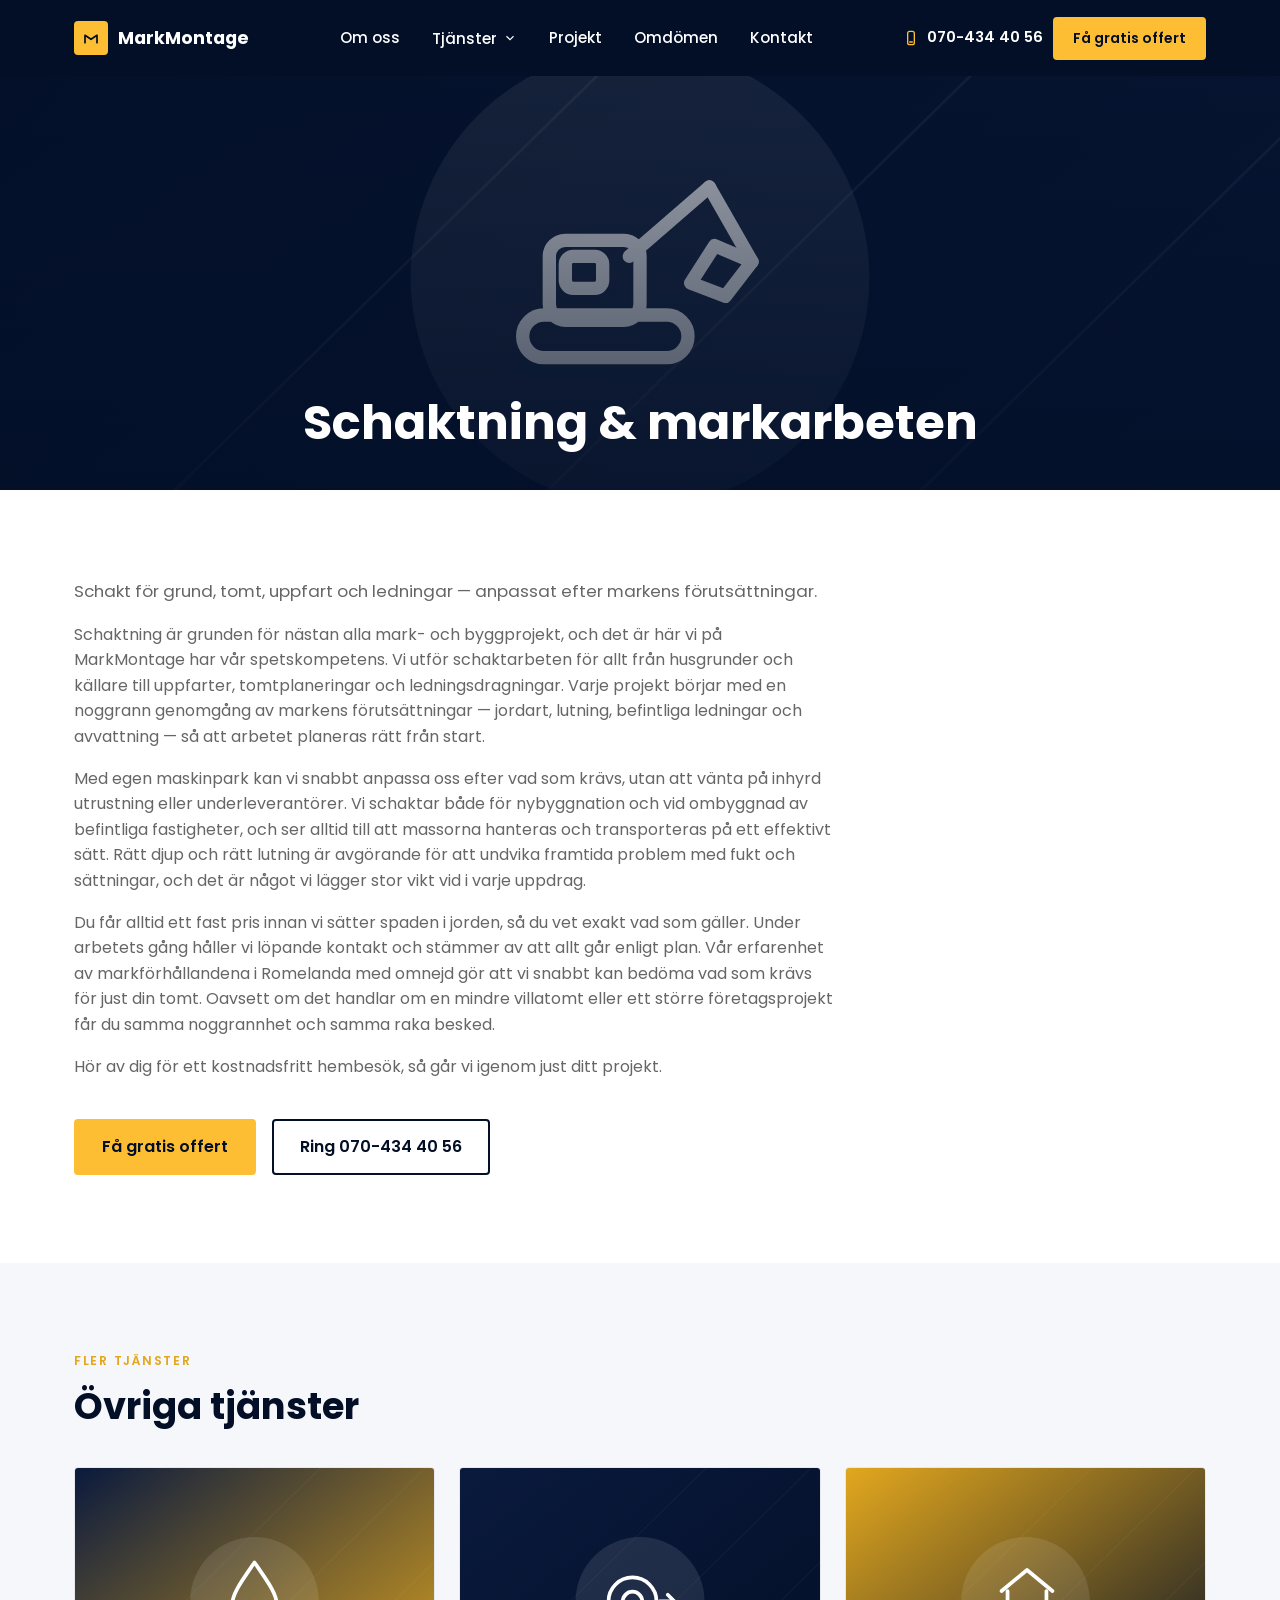
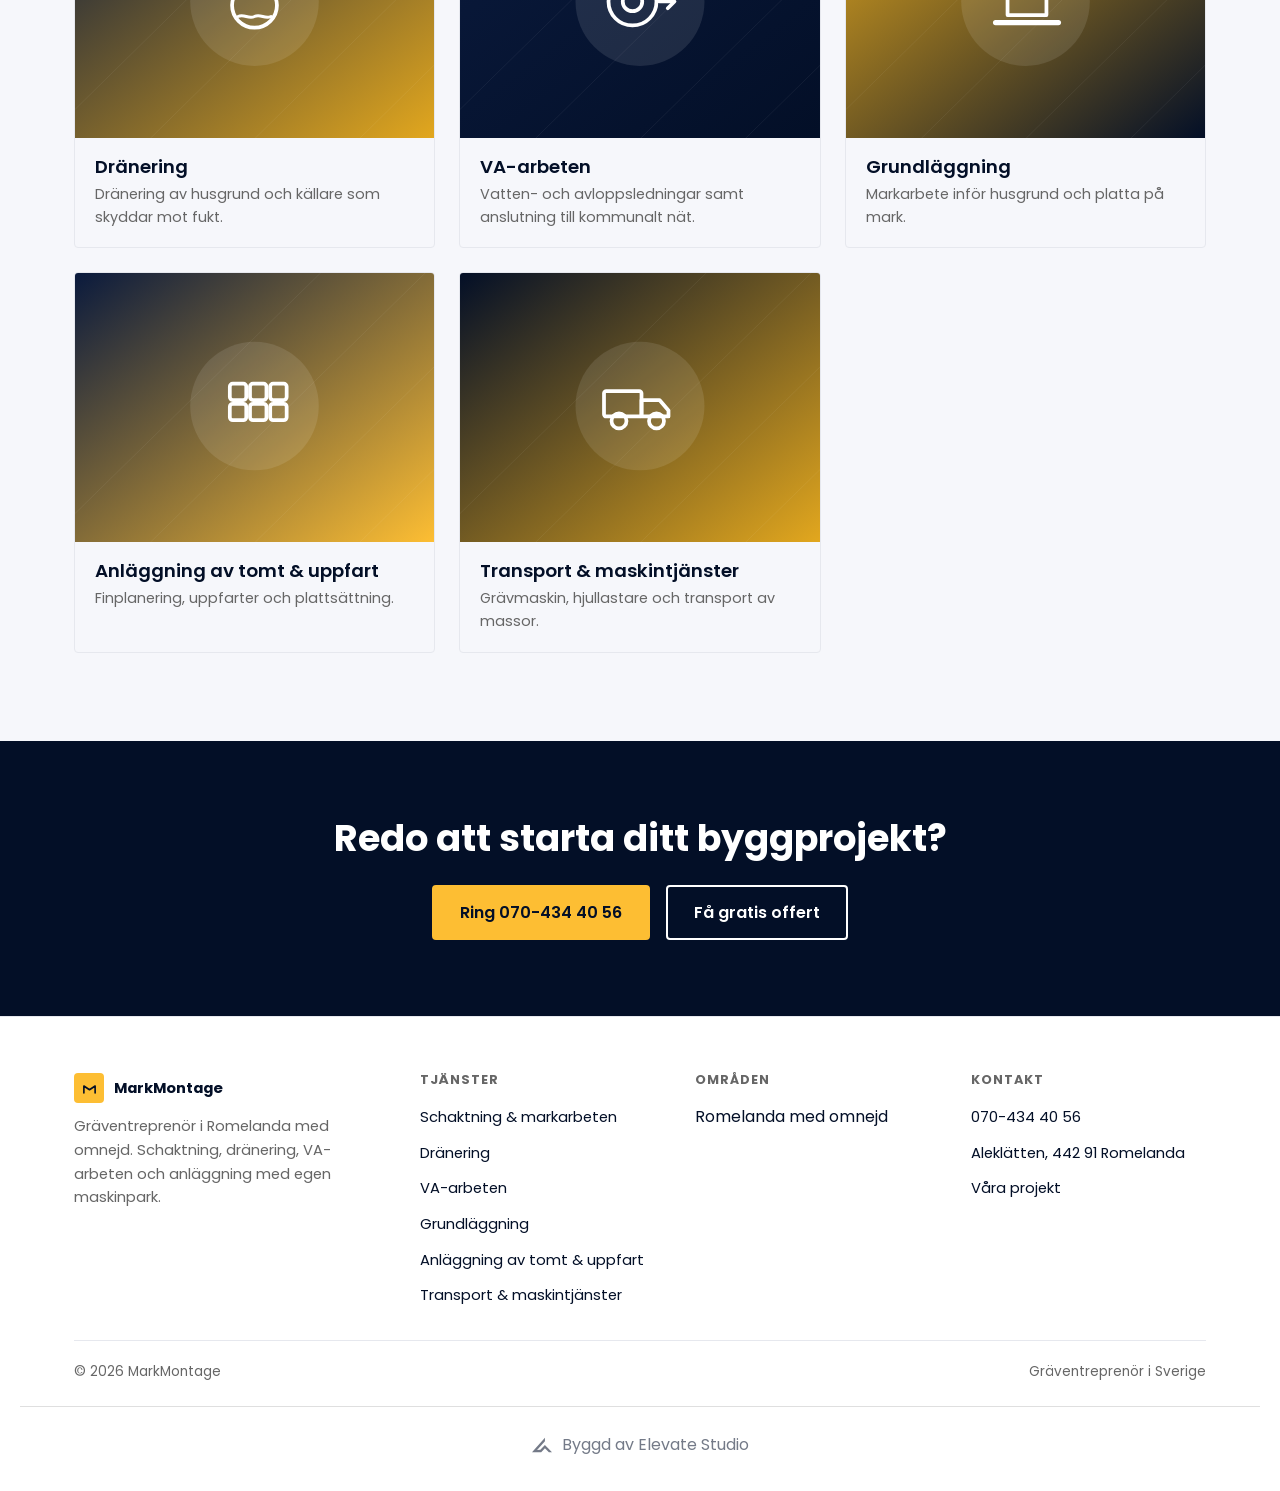
<file: tjanster/schaktning.html>
<!doctype html>
<html lang="sv">
<head>
<meta charset="utf-8" />
<meta name="viewport" content="width=device-width, initial-scale=1" />
<title>Schaktning &amp; markarbeten — MarkMontage</title>
<meta name="description" content="Schaktning för grund, tomt, uppfart och ledningar i Romelanda med omnejd. Egen maskinpark, fast pris efter kostnadsfritt hembesök." />
<meta name="theme-color" content="#030f27" />
<link rel="canonical" href="schaktning.html" />
<meta property="og:type" content="website" />
<meta property="og:title" content="Schaktning &amp; markarbeten — MarkMontage" />
<meta property="og:description" content="Schaktning för grund, tomt, uppfart och ledningar i Romelanda med omnejd." />
<link rel="icon" href="../favicon.svg" type="image/svg+xml" />
<link rel="preconnect" href="https://fonts.googleapis.com" />
<link rel="preconnect" href="https://fonts.gstatic.com" crossorigin />
<link rel="stylesheet" href="https://fonts.googleapis.com/css2?family=Poppins:wght@400;500;600;700;800&display=swap" />
<link rel="stylesheet" href="../assets/css/style.css" />
<script type="application/ld+json">
{
  "@context": "https://schema.org",
  "@type": "Service",
  "serviceType": "Schaktning & markarbeten",
  "provider": { "@type": "LocalBusiness", "name": "MarkMontage", "telephone": "+46704344056" },
  "areaServed": "Romelanda med omnejd"
}
</script>
</head>
<body>
<a class="skip-link" href="#main">Hoppa till innehåll</a>

<header class="navbar">
  <div class="wrap">
    <a href="../index.html" class="navbar-logo">
      <span class="mark" aria-hidden="true">
        <svg width="16" height="16" viewBox="0 0 24 24" fill="none" stroke="currentColor" stroke-width="2.6" stroke-linecap="round" stroke-linejoin="round"><path d="M3 19V8l9 6 9-6v11"/></svg>
      </span>
      MarkMontage
    </a>

    <nav class="navbar-links" aria-label="Huvudmeny">
      <a href="../index.html#omoss">Om oss</a>
      <div class="nav-dropdown">
        <button type="button" aria-expanded="false" aria-haspopup="true">
          Tjänster
          <svg viewBox="0 0 24 24" fill="none" stroke="currentColor" stroke-width="2"><path d="M6 9l6 6 6-6"/></svg>
        </button>
        <div class="nav-dropdown-panel">
          <a href="schaktning.html" aria-current="page">Schaktning &amp; markarbeten</a>
          <a href="dranering.html">Dränering</a>
          <a href="va-arbeten.html">VA-arbeten</a>
          <a href="grundlaggning.html">Grundläggning</a>
          <a href="anlaggning.html">Anläggning av tomt &amp; uppfart</a>
          <a href="transport.html">Transport &amp; maskintjänster</a>
        </div>
      </div>
      <a href="../projekt.html">Projekt</a>
      <a href="../index.html#omdomen">Omdömen</a>
      <a href="../index.html#kontakt">Kontakt</a>
    </nav>

    <div class="navbar-cta">
      <a class="navbar-phone" href="tel:0704344056">
        <svg viewBox="0 0 24 24" fill="none" stroke="currentColor" stroke-width="2" stroke-linecap="round" stroke-linejoin="round"><rect x="7" y="2" width="10" height="20" rx="3"/><line x1="10" y1="18" x2="14" y2="18"/></svg>
        070-434 40 56
      </a>
      <button type="button" class="btn btn-amber btn-sm" data-quote-trigger>Få gratis offert</button>
    </div>

    <button class="navbar-toggle" id="navToggle" aria-label="Öppna meny" aria-expanded="false" aria-controls="mobilePanel">
      <span></span>
    </button>
  </div>

  <div class="mobile-panel" id="mobilePanel">
    <a href="../index.html#omoss">Om oss</a>
    <button type="button" class="mobile-services-toggle">
      Tjänster
      <svg width="16" height="16" viewBox="0 0 24 24" fill="none" stroke="currentColor" stroke-width="2"><path d="M6 9l6 6 6-6"/></svg>
    </button>
    <div class="mobile-services-list">
      <a href="schaktning.html">Schaktning &amp; markarbeten</a>
      <a href="dranering.html">Dränering</a>
      <a href="va-arbeten.html">VA-arbeten</a>
      <a href="grundlaggning.html">Grundläggning</a>
      <a href="anlaggning.html">Anläggning av tomt &amp; uppfart</a>
      <a href="transport.html">Transport &amp; maskintjänster</a>
    </div>
    <a href="../projekt.html">Projekt</a>
    <a href="../index.html#omdomen">Omdömen</a>
    <a href="../index.html#kontakt">Kontakt</a>
    <a href="tel:0704344056">070-434 40 56</a>
    <button type="button" class="btn btn-amber" data-quote-trigger>Få gratis offert</button>
  </div>
</header>

<main id="main">
  <section class="service-hero">
    <img src="../assets/img/schaktning.svg" alt="Illustration: schaktning med grävmaskin" />
    <div class="wrap">
      <h1>Schaktning &amp; markarbeten</h1>
    </div>
  </section>

  <section class="section">
    <div class="wrap">
      <div class="service-body">
        <p class="lead" style="font-size:1.05rem;color:var(--ink-muted)">Schakt för grund, tomt, uppfart och ledningar — anpassat efter markens förutsättningar.</p>
        <p>Schaktning är grunden för nästan alla mark- och byggprojekt, och det är här vi på MarkMontage har vår spetskompetens. Vi utför schaktarbeten för allt från husgrunder och källare till uppfarter, tomtplaneringar och ledningsdragningar. Varje projekt börjar med en noggrann genomgång av markens förutsättningar — jordart, lutning, befintliga ledningar och avvattning — så att arbetet planeras rätt från start.</p>
        <p>Med egen maskinpark kan vi snabbt anpassa oss efter vad som krävs, utan att vänta på inhyrd utrustning eller underleverantörer. Vi schaktar både för nybyggnation och vid ombyggnad av befintliga fastigheter, och ser alltid till att massorna hanteras och transporteras på ett effektivt sätt. Rätt djup och rätt lutning är avgörande för att undvika framtida problem med fukt och sättningar, och det är något vi lägger stor vikt vid i varje uppdrag.</p>
        <p>Du får alltid ett fast pris innan vi sätter spaden i jorden, så du vet exakt vad som gäller. Under arbetets gång håller vi löpande kontakt och stämmer av att allt går enligt plan. Vår erfarenhet av markförhållandena i Romelanda med omnejd gör att vi snabbt kan bedöma vad som krävs för just din tomt. Oavsett om det handlar om en mindre villatomt eller ett större företagsprojekt får du samma noggrannhet och samma raka besked.</p>
        <p>Hör av dig för ett kostnadsfritt hembesök, så går vi igenom just ditt projekt.</p>

        <div class="service-cta-row">
          <button type="button" class="btn btn-amber" data-quote-trigger>Få gratis offert</button>
          <a href="tel:0704344056" class="btn btn-outline-navy">Ring 070-434 40 56</a>
        </div>
      </div>
    </div>
  </section>

  <section class="section alt">
    <div class="wrap">
      <div class="section-head">
        <p class="eyebrow">Fler tjänster</p>
        <h2>Övriga tjänster</h2>
      </div>
      <div class="other-services-grid">
        <a class="other-service-card" href="dranering.html">
          <div class="thumb"><img src="../assets/img/dranering.svg" alt="" loading="lazy" /></div>
          <div class="body"><h3>Dränering</h3><p>Dränering av husgrund och källare som skyddar mot fukt.</p></div>
        </a>
        <a class="other-service-card" href="va-arbeten.html">
          <div class="thumb"><img src="../assets/img/va-arbeten.svg" alt="" loading="lazy" /></div>
          <div class="body"><h3>VA-arbeten</h3><p>Vatten- och avloppsledningar samt anslutning till kommunalt nät.</p></div>
        </a>
        <a class="other-service-card" href="grundlaggning.html">
          <div class="thumb"><img src="../assets/img/grundlaggning.svg" alt="" loading="lazy" /></div>
          <div class="body"><h3>Grundläggning</h3><p>Markarbete inför husgrund och platta på mark.</p></div>
        </a>
        <a class="other-service-card" href="anlaggning.html">
          <div class="thumb"><img src="../assets/img/anlaggning.svg" alt="" loading="lazy" /></div>
          <div class="body"><h3>Anläggning av tomt &amp; uppfart</h3><p>Finplanering, uppfarter och plattsättning.</p></div>
        </a>
        <a class="other-service-card" href="transport.html">
          <div class="thumb"><img src="../assets/img/transport.svg" alt="" loading="lazy" /></div>
          <div class="body"><h3>Transport &amp; maskintjänster</h3><p>Grävmaskin, hjullastare och transport av massor.</p></div>
        </a>
      </div>
    </div>
  </section>

  <section class="final-cta">
    <div class="wrap">
      <h2>Redo att starta ditt byggprojekt?</h2>
      <div class="cta-actions">
        <a href="tel:0704344056" class="btn btn-amber">Ring 070-434 40 56</a>
        <button type="button" class="btn btn-outline-white" data-quote-trigger>Få gratis offert</button>
      </div>
    </div>
  </section>
</main>

<footer class="site-footer">
  <div class="wrap">
    <div class="footer-grid">
      <div class="footer-col">
        <a href="../index.html" class="footer-brand">
          <span class="mark" style="width:30px;height:30px;border-radius:4px;background:#fdbe33;color:#030f27;display:grid;place-items:center" aria-hidden="true">
            <svg width="15" height="15" viewBox="0 0 24 24" fill="none" stroke="currentColor" stroke-width="2.6" stroke-linecap="round" stroke-linejoin="round"><path d="M3 19V8l9 6 9-6v11"/></svg>
          </span>
          MarkMontage
        </a>
        <p>Gräventreprenör i Romelanda med omnejd. Schaktning, dränering, VA-arbeten och anläggning med egen maskinpark.</p>
      </div>
      <div class="footer-col">
        <h4>Tjänster</h4>
        <ul>
          <li><a href="schaktning.html">Schaktning &amp; markarbeten</a></li>
          <li><a href="dranering.html">Dränering</a></li>
          <li><a href="va-arbeten.html">VA-arbeten</a></li>
          <li><a href="grundlaggning.html">Grundläggning</a></li>
          <li><a href="anlaggning.html">Anläggning av tomt &amp; uppfart</a></li>
          <li><a href="transport.html">Transport &amp; maskintjänster</a></li>
        </ul>
      </div>
      <div class="footer-col">
        <h4>Områden</h4>
        <ul>
          <li>Romelanda med omnejd</li>
        </ul>
      </div>
      <div class="footer-col">
        <h4>Kontakt</h4>
        <ul>
          <li><a href="tel:0704344056">070-434 40 56</a></li>
          <li><a href="https://www.google.com/maps/dir/?api=1&amp;destination=MarkMontage%2C%20Aleklätten%2C%20442%2091%20Romelanda%2C%20Sverige" target="_blank" rel="noopener noreferrer">Aleklätten, 442 91 Romelanda</a></li>
          <li><a href="../projekt.html">Våra projekt</a></li>
        </ul>
      </div>
    </div>
    <div class="footer-bottom">
      <span>© <span data-year></span> MarkMontage</span>
      <span>Gräventreprenör i Sverige</span>
    </div>
  </div>
<!-- elevate-credit -->
<style>.elevate-credit{max-width:1240px;margin:24px auto 0;padding:20px 16px 0;border-top:1px solid rgba(128,128,128,.25);display:flex;justify-content:center;box-sizing:border-box}.elevate-credit a{display:inline-flex;align-items:center;gap:10px;padding:8px 0;font:inherit;font-size:15px;line-height:1;color:inherit;opacity:.55;text-decoration:none;transition:opacity .2s}.elevate-credit a:hover,.elevate-credit a:focus-visible{opacity:1}.elevate-credit svg{width:20px;height:20px;flex:none;display:block}@media(min-width:1024px){.elevate-credit a{font-size:16px}}</style>
<div class="elevate-credit"><a href="https://elevatestudio.nu" target="_blank" rel="noopener"><svg viewBox="0 0 1884.3 1353.9" aria-hidden="true"><path d="M0.0 1353.9 L1218.7 0.0 L1218.7 329.1 L479.7 1136.4 L786.7 1132.4 L1215.5 687.4 L1884.3 1349.9 L1590.1 1349.9 L1218.6 994.7 L865.4 1349.9Z" fill="currentColor"/></svg>Byggd av Elevate Studio</a></div>
</footer>

<div class="quote-modal-backdrop" id="quoteModalBackdrop">
  <div class="quote-modal" role="dialog" aria-modal="true" aria-labelledby="quoteModalTitle">
    <button type="button" class="quote-modal-close" aria-label="Stäng">
      <svg viewBox="0 0 24 24" fill="none" stroke="currentColor" stroke-width="2" stroke-linecap="round" stroke-linejoin="round"><path d="M6 6l12 12M18 6L6 18"/></svg>
    </button>
    <h2 id="quoteModalTitle">Få gratis offert</h2>
    <p class="lead">Fyll i formuläret så återkommer vi så snart vi kan.</p>
    <form class="quote-form" novalidate>
      <div class="field">
        <label for="m-namn">Namn</label>
        <input id="m-namn" name="namn" type="text" required autocomplete="name" />
        <span class="field-error" data-error-for="namn"></span>
      </div>
      <div class="field">
        <label for="m-telefon">Telefon</label>
        <input id="m-telefon" name="telefon" type="tel" required autocomplete="tel" />
        <span class="field-error" data-error-for="telefon"></span>
      </div>
      <div class="field">
        <label for="m-epost">E-post</label>
        <input id="m-epost" name="epost" type="email" required autocomplete="email" />
        <span class="field-error" data-error-for="epost"></span>
      </div>
      <div class="field">
        <label for="m-typ">Typ av arbete</label>
        <select id="m-typ" name="typ" required>
          <option value="">Välj typ av arbete</option>
          <option value="schaktning" selected>Schaktning &amp; markarbeten</option>
          <option value="dranering">Dränering</option>
          <option value="va">VA-arbeten</option>
          <option value="grundlaggning">Grundläggning</option>
          <option value="anlaggning">Anläggning av tomt &amp; uppfart</option>
          <option value="annat">Annat</option>
        </select>
        <span class="field-error" data-error-for="typ"></span>
      </div>
      <div class="field">
        <label for="m-besk">Kort beskrivning</label>
        <textarea id="m-besk" name="beskrivning" placeholder="Berätta kort om ditt projekt..."></textarea>
      </div>
      <button type="submit" class="btn btn-amber quote-submit">
        <span class="spinner" aria-hidden="true"></span>
        <span class="label">Skicka förfrågan</span>
      </button>
    </form>
  </div>
</div>

<div class="form-confirm" id="formConfirm">
  <span class="check" aria-hidden="true"><svg viewBox="0 0 24 24" fill="none" stroke="currentColor" stroke-width="3" stroke-linecap="round" stroke-linejoin="round"><path d="M20 6L9 17l-5-5"/></svg></span>
  Tack! Vi återkommer strax.
</div>

<script src="../assets/js/main.js"></script>
</body>
</html>
</file>
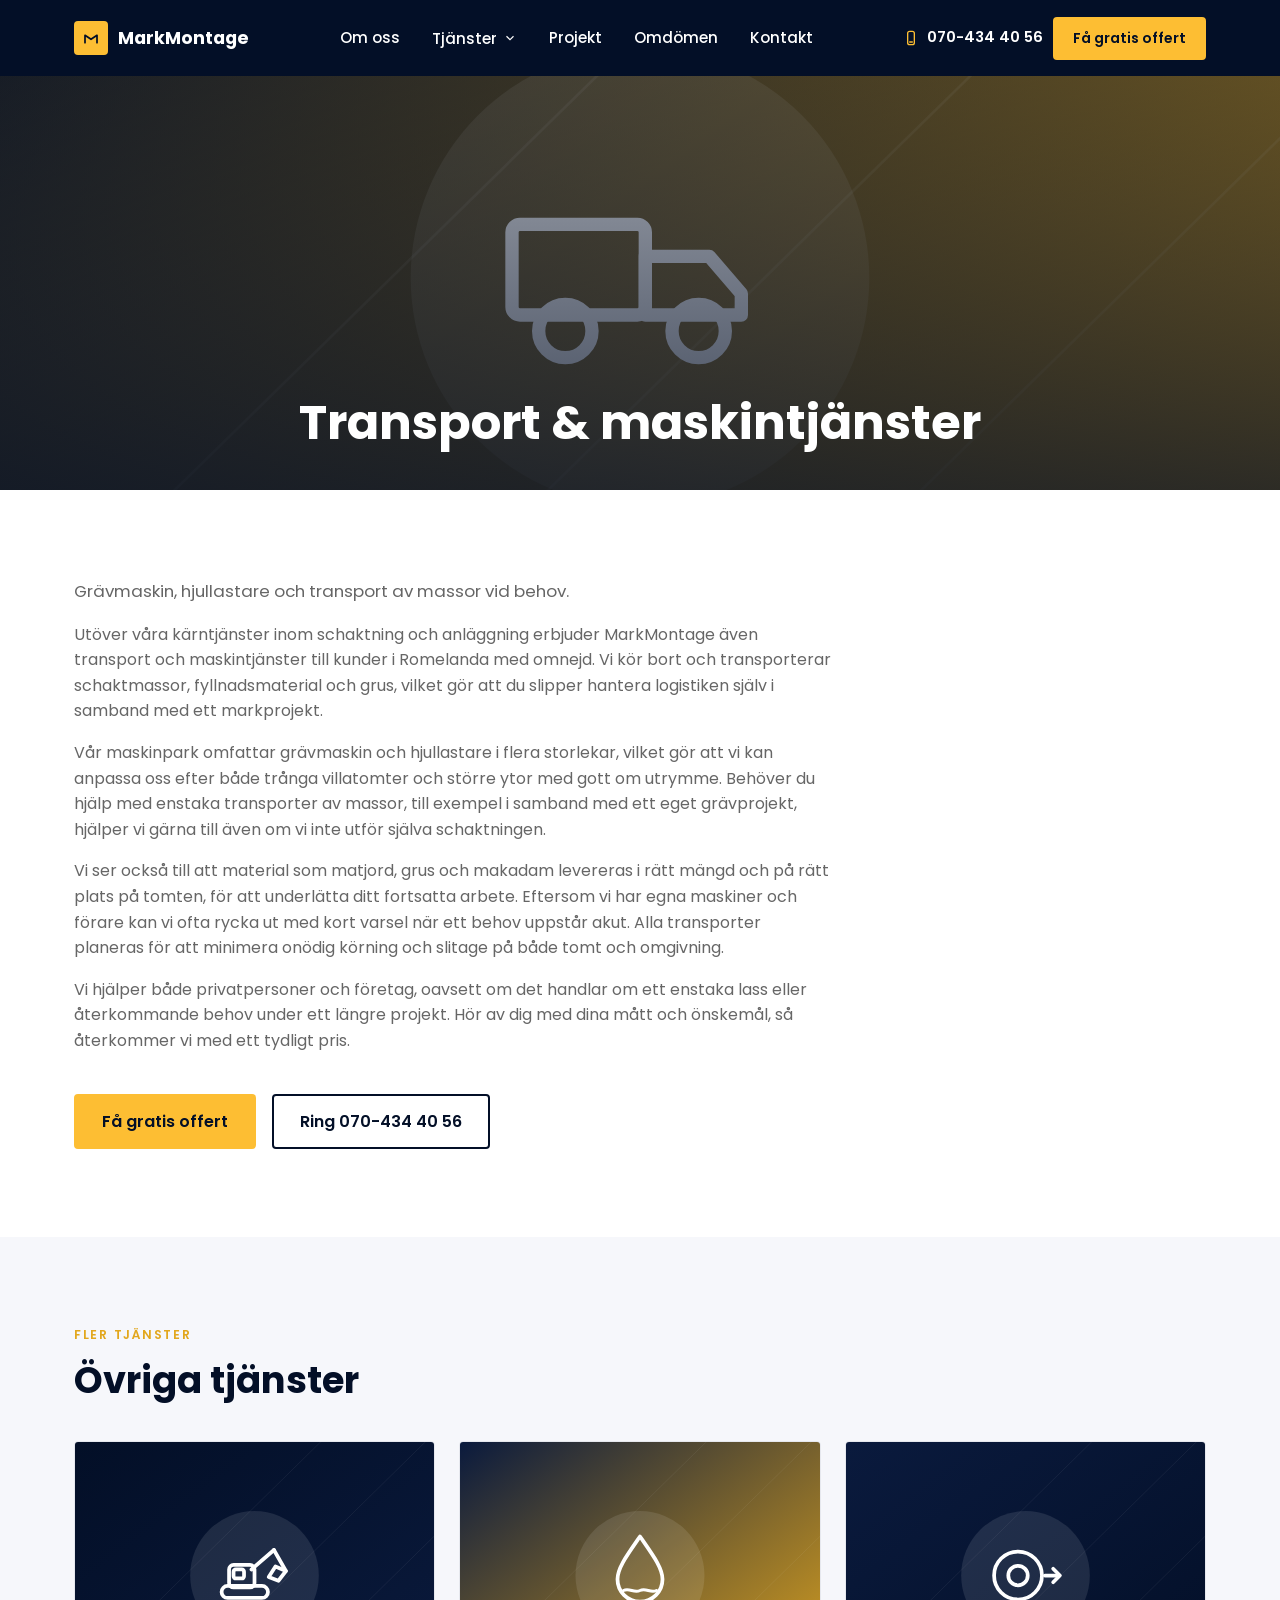
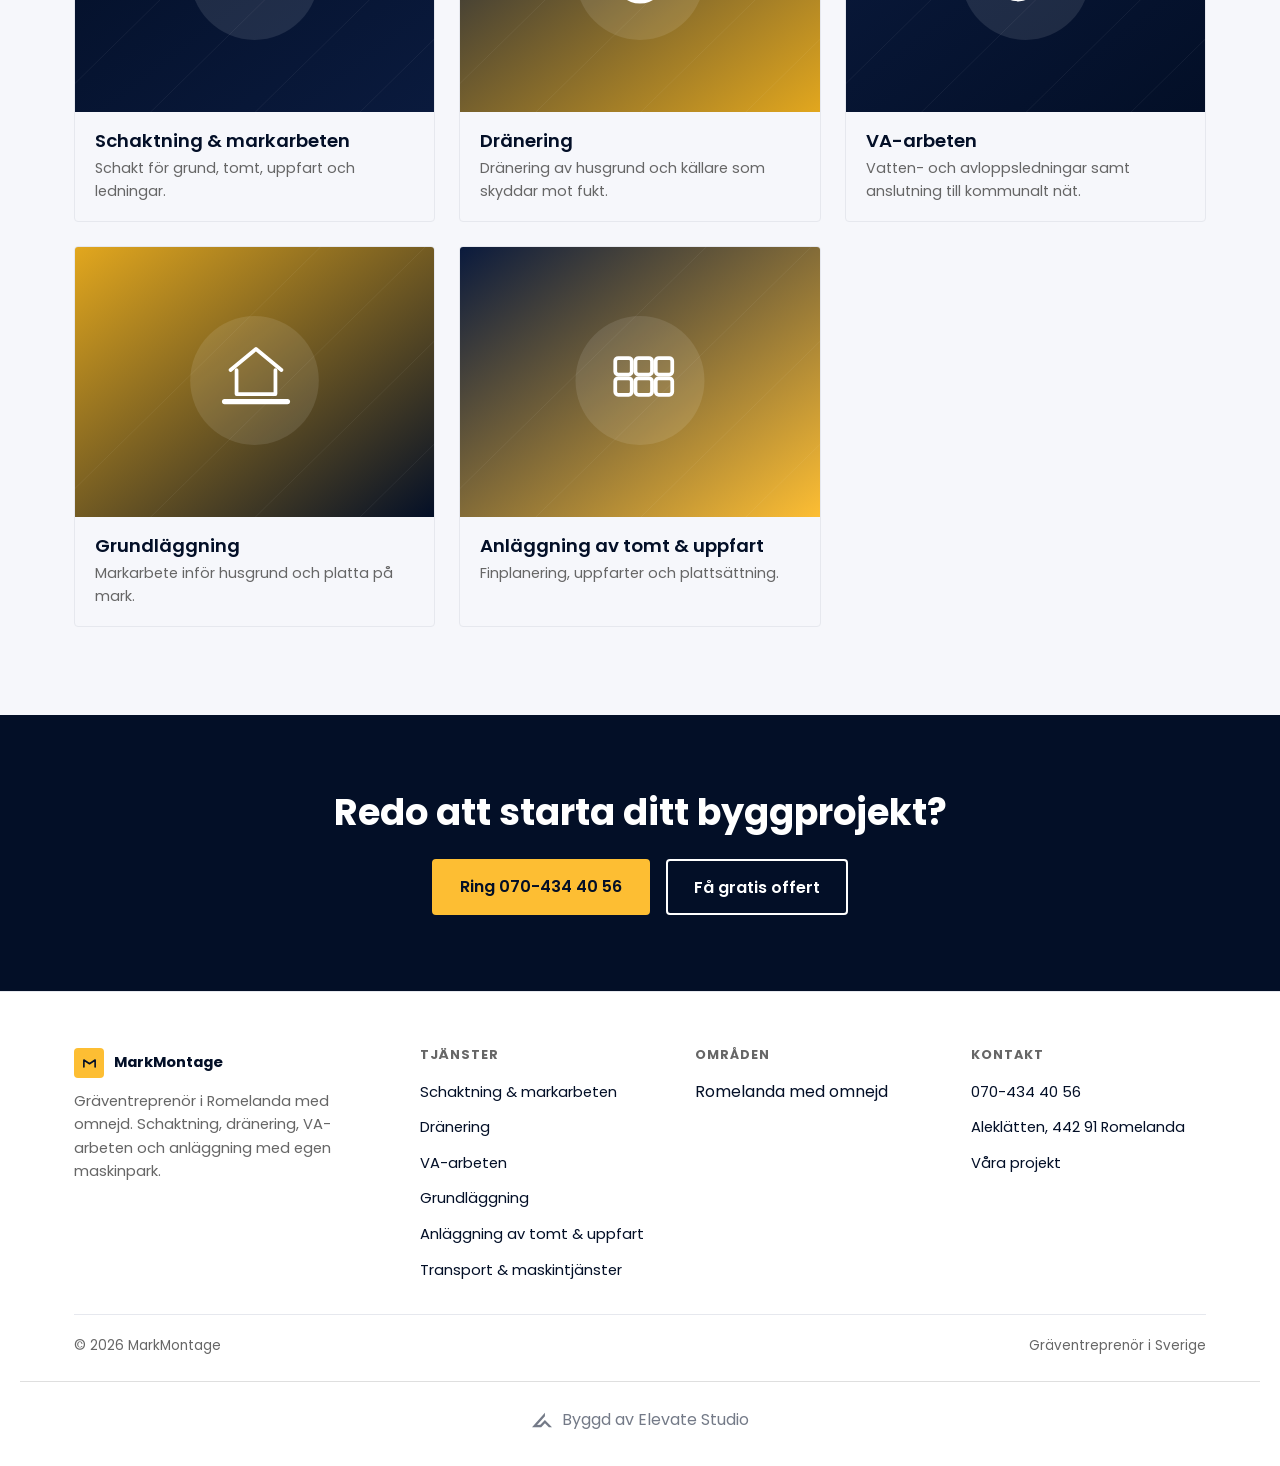
<file: tjanster/transport.html>
<!doctype html>
<html lang="sv">
<head>
<meta charset="utf-8" />
<meta name="viewport" content="width=device-width, initial-scale=1" />
<title>Transport &amp; maskintjänster — MarkMontage</title>
<meta name="description" content="Grävmaskin, hjullastare och transport av massor i Romelanda med omnejd. Fast pris efter kostnadsfritt hembesök." />
<meta name="theme-color" content="#030f27" />
<link rel="canonical" href="transport.html" />
<meta property="og:type" content="website" />
<meta property="og:title" content="Transport &amp; maskintjänster — MarkMontage" />
<meta property="og:description" content="Grävmaskin, hjullastare och transport av massor vid behov." />
<link rel="icon" href="../favicon.svg" type="image/svg+xml" />
<link rel="preconnect" href="https://fonts.googleapis.com" />
<link rel="preconnect" href="https://fonts.gstatic.com" crossorigin />
<link rel="stylesheet" href="https://fonts.googleapis.com/css2?family=Poppins:wght@400;500;600;700;800&display=swap" />
<link rel="stylesheet" href="../assets/css/style.css" />
<script type="application/ld+json">
{
  "@context": "https://schema.org",
  "@type": "Service",
  "serviceType": "Transport & maskintjänster",
  "provider": { "@type": "LocalBusiness", "name": "MarkMontage", "telephone": "+46704344056" },
  "areaServed": "Romelanda med omnejd"
}
</script>
</head>
<body>
<a class="skip-link" href="#main">Hoppa till innehåll</a>

<header class="navbar">
  <div class="wrap">
    <a href="../index.html" class="navbar-logo">
      <span class="mark" aria-hidden="true">
        <svg width="16" height="16" viewBox="0 0 24 24" fill="none" stroke="currentColor" stroke-width="2.6" stroke-linecap="round" stroke-linejoin="round"><path d="M3 19V8l9 6 9-6v11"/></svg>
      </span>
      MarkMontage
    </a>

    <nav class="navbar-links" aria-label="Huvudmeny">
      <a href="../index.html#omoss">Om oss</a>
      <div class="nav-dropdown">
        <button type="button" aria-expanded="false" aria-haspopup="true">
          Tjänster
          <svg viewBox="0 0 24 24" fill="none" stroke="currentColor" stroke-width="2"><path d="M6 9l6 6 6-6"/></svg>
        </button>
        <div class="nav-dropdown-panel">
          <a href="schaktning.html">Schaktning &amp; markarbeten</a>
          <a href="dranering.html">Dränering</a>
          <a href="va-arbeten.html">VA-arbeten</a>
          <a href="grundlaggning.html">Grundläggning</a>
          <a href="anlaggning.html">Anläggning av tomt &amp; uppfart</a>
          <a href="transport.html" aria-current="page">Transport &amp; maskintjänster</a>
        </div>
      </div>
      <a href="../projekt.html">Projekt</a>
      <a href="../index.html#omdomen">Omdömen</a>
      <a href="../index.html#kontakt">Kontakt</a>
    </nav>

    <div class="navbar-cta">
      <a class="navbar-phone" href="tel:0704344056">
        <svg viewBox="0 0 24 24" fill="none" stroke="currentColor" stroke-width="2" stroke-linecap="round" stroke-linejoin="round"><rect x="7" y="2" width="10" height="20" rx="3"/><line x1="10" y1="18" x2="14" y2="18"/></svg>
        070-434 40 56
      </a>
      <button type="button" class="btn btn-amber btn-sm" data-quote-trigger>Få gratis offert</button>
    </div>

    <button class="navbar-toggle" id="navToggle" aria-label="Öppna meny" aria-expanded="false" aria-controls="mobilePanel">
      <span></span>
    </button>
  </div>

  <div class="mobile-panel" id="mobilePanel">
    <a href="../index.html#omoss">Om oss</a>
    <button type="button" class="mobile-services-toggle">
      Tjänster
      <svg width="16" height="16" viewBox="0 0 24 24" fill="none" stroke="currentColor" stroke-width="2"><path d="M6 9l6 6 6-6"/></svg>
    </button>
    <div class="mobile-services-list">
      <a href="schaktning.html">Schaktning &amp; markarbeten</a>
      <a href="dranering.html">Dränering</a>
      <a href="va-arbeten.html">VA-arbeten</a>
      <a href="grundlaggning.html">Grundläggning</a>
      <a href="anlaggning.html">Anläggning av tomt &amp; uppfart</a>
      <a href="transport.html">Transport &amp; maskintjänster</a>
    </div>
    <a href="../projekt.html">Projekt</a>
    <a href="../index.html#omdomen">Omdömen</a>
    <a href="../index.html#kontakt">Kontakt</a>
    <a href="tel:0704344056">070-434 40 56</a>
    <button type="button" class="btn btn-amber" data-quote-trigger>Få gratis offert</button>
  </div>
</header>

<main id="main">
  <section class="service-hero">
    <img src="../assets/img/transport.svg" alt="Illustration: transport och maskintjänster" />
    <div class="wrap">
      <h1>Transport &amp; maskintjänster</h1>
    </div>
  </section>

  <section class="section">
    <div class="wrap">
      <div class="service-body">
        <p class="lead" style="font-size:1.05rem;color:var(--ink-muted)">Grävmaskin, hjullastare och transport av massor vid behov.</p>
        <p>Utöver våra kärntjänster inom schaktning och anläggning erbjuder MarkMontage även transport och maskintjänster till kunder i Romelanda med omnejd. Vi kör bort och transporterar schaktmassor, fyllnadsmaterial och grus, vilket gör att du slipper hantera logistiken själv i samband med ett markprojekt.</p>
        <p>Vår maskinpark omfattar grävmaskin och hjullastare i flera storlekar, vilket gör att vi kan anpassa oss efter både trånga villatomter och större ytor med gott om utrymme. Behöver du hjälp med enstaka transporter av massor, till exempel i samband med ett eget grävprojekt, hjälper vi gärna till även om vi inte utför själva schaktningen.</p>
        <p>Vi ser också till att material som matjord, grus och makadam levereras i rätt mängd och på rätt plats på tomten, för att underlätta ditt fortsatta arbete. Eftersom vi har egna maskiner och förare kan vi ofta rycka ut med kort varsel när ett behov uppstår akut. Alla transporter planeras för att minimera onödig körning och slitage på både tomt och omgivning.</p>
        <p>Vi hjälper både privatpersoner och företag, oavsett om det handlar om ett enstaka lass eller återkommande behov under ett längre projekt. Hör av dig med dina mått och önskemål, så återkommer vi med ett tydligt pris.</p>

        <div class="service-cta-row">
          <button type="button" class="btn btn-amber" data-quote-trigger>Få gratis offert</button>
          <a href="tel:0704344056" class="btn btn-outline-navy">Ring 070-434 40 56</a>
        </div>
      </div>
    </div>
  </section>

  <section class="section alt">
    <div class="wrap">
      <div class="section-head">
        <p class="eyebrow">Fler tjänster</p>
        <h2>Övriga tjänster</h2>
      </div>
      <div class="other-services-grid">
        <a class="other-service-card" href="schaktning.html">
          <div class="thumb"><img src="../assets/img/schaktning.svg" alt="" loading="lazy" /></div>
          <div class="body"><h3>Schaktning &amp; markarbeten</h3><p>Schakt för grund, tomt, uppfart och ledningar.</p></div>
        </a>
        <a class="other-service-card" href="dranering.html">
          <div class="thumb"><img src="../assets/img/dranering.svg" alt="" loading="lazy" /></div>
          <div class="body"><h3>Dränering</h3><p>Dränering av husgrund och källare som skyddar mot fukt.</p></div>
        </a>
        <a class="other-service-card" href="va-arbeten.html">
          <div class="thumb"><img src="../assets/img/va-arbeten.svg" alt="" loading="lazy" /></div>
          <div class="body"><h3>VA-arbeten</h3><p>Vatten- och avloppsledningar samt anslutning till kommunalt nät.</p></div>
        </a>
        <a class="other-service-card" href="grundlaggning.html">
          <div class="thumb"><img src="../assets/img/grundlaggning.svg" alt="" loading="lazy" /></div>
          <div class="body"><h3>Grundläggning</h3><p>Markarbete inför husgrund och platta på mark.</p></div>
        </a>
        <a class="other-service-card" href="anlaggning.html">
          <div class="thumb"><img src="../assets/img/anlaggning.svg" alt="" loading="lazy" /></div>
          <div class="body"><h3>Anläggning av tomt &amp; uppfart</h3><p>Finplanering, uppfarter och plattsättning.</p></div>
        </a>
      </div>
    </div>
  </section>

  <section class="final-cta">
    <div class="wrap">
      <h2>Redo att starta ditt byggprojekt?</h2>
      <div class="cta-actions">
        <a href="tel:0704344056" class="btn btn-amber">Ring 070-434 40 56</a>
        <button type="button" class="btn btn-outline-white" data-quote-trigger>Få gratis offert</button>
      </div>
    </div>
  </section>
</main>

<footer class="site-footer">
  <div class="wrap">
    <div class="footer-grid">
      <div class="footer-col">
        <a href="../index.html" class="footer-brand">
          <span class="mark" style="width:30px;height:30px;border-radius:4px;background:#fdbe33;color:#030f27;display:grid;place-items:center" aria-hidden="true">
            <svg width="15" height="15" viewBox="0 0 24 24" fill="none" stroke="currentColor" stroke-width="2.6" stroke-linecap="round" stroke-linejoin="round"><path d="M3 19V8l9 6 9-6v11"/></svg>
          </span>
          MarkMontage
        </a>
        <p>Gräventreprenör i Romelanda med omnejd. Schaktning, dränering, VA-arbeten och anläggning med egen maskinpark.</p>
      </div>
      <div class="footer-col">
        <h4>Tjänster</h4>
        <ul>
          <li><a href="schaktning.html">Schaktning &amp; markarbeten</a></li>
          <li><a href="dranering.html">Dränering</a></li>
          <li><a href="va-arbeten.html">VA-arbeten</a></li>
          <li><a href="grundlaggning.html">Grundläggning</a></li>
          <li><a href="anlaggning.html">Anläggning av tomt &amp; uppfart</a></li>
          <li><a href="transport.html">Transport &amp; maskintjänster</a></li>
        </ul>
      </div>
      <div class="footer-col">
        <h4>Områden</h4>
        <ul>
          <li>Romelanda med omnejd</li>
        </ul>
      </div>
      <div class="footer-col">
        <h4>Kontakt</h4>
        <ul>
          <li><a href="tel:0704344056">070-434 40 56</a></li>
          <li><a href="https://www.google.com/maps/dir/?api=1&amp;destination=MarkMontage%2C%20Aleklätten%2C%20442%2091%20Romelanda%2C%20Sverige" target="_blank" rel="noopener noreferrer">Aleklätten, 442 91 Romelanda</a></li>
          <li><a href="../projekt.html">Våra projekt</a></li>
        </ul>
      </div>
    </div>
    <div class="footer-bottom">
      <span>© <span data-year></span> MarkMontage</span>
      <span>Gräventreprenör i Sverige</span>
    </div>
  </div>
<!-- elevate-credit -->
<style>.elevate-credit{max-width:1240px;margin:24px auto 0;padding:20px 16px 0;border-top:1px solid rgba(128,128,128,.25);display:flex;justify-content:center;box-sizing:border-box}.elevate-credit a{display:inline-flex;align-items:center;gap:10px;padding:8px 0;font:inherit;font-size:15px;line-height:1;color:inherit;opacity:.55;text-decoration:none;transition:opacity .2s}.elevate-credit a:hover,.elevate-credit a:focus-visible{opacity:1}.elevate-credit svg{width:20px;height:20px;flex:none;display:block}@media(min-width:1024px){.elevate-credit a{font-size:16px}}</style>
<div class="elevate-credit"><a href="https://elevatestudio.nu" target="_blank" rel="noopener"><svg viewBox="0 0 1884.3 1353.9" aria-hidden="true"><path d="M0.0 1353.9 L1218.7 0.0 L1218.7 329.1 L479.7 1136.4 L786.7 1132.4 L1215.5 687.4 L1884.3 1349.9 L1590.1 1349.9 L1218.6 994.7 L865.4 1349.9Z" fill="currentColor"/></svg>Byggd av Elevate Studio</a></div>
</footer>

<div class="quote-modal-backdrop" id="quoteModalBackdrop">
  <div class="quote-modal" role="dialog" aria-modal="true" aria-labelledby="quoteModalTitle">
    <button type="button" class="quote-modal-close" aria-label="Stäng">
      <svg viewBox="0 0 24 24" fill="none" stroke="currentColor" stroke-width="2" stroke-linecap="round" stroke-linejoin="round"><path d="M6 6l12 12M18 6L6 18"/></svg>
    </button>
    <h2 id="quoteModalTitle">Få gratis offert</h2>
    <p class="lead">Fyll i formuläret så återkommer vi så snart vi kan.</p>
    <form class="quote-form" novalidate>
      <div class="field">
        <label for="m-namn">Namn</label>
        <input id="m-namn" name="namn" type="text" required autocomplete="name" />
        <span class="field-error" data-error-for="namn"></span>
      </div>
      <div class="field">
        <label for="m-telefon">Telefon</label>
        <input id="m-telefon" name="telefon" type="tel" required autocomplete="tel" />
        <span class="field-error" data-error-for="telefon"></span>
      </div>
      <div class="field">
        <label for="m-epost">E-post</label>
        <input id="m-epost" name="epost" type="email" required autocomplete="email" />
        <span class="field-error" data-error-for="epost"></span>
      </div>
      <div class="field">
        <label for="m-typ">Typ av arbete</label>
        <select id="m-typ" name="typ" required>
          <option value="">Välj typ av arbete</option>
          <option value="schaktning">Schaktning &amp; markarbeten</option>
          <option value="dranering">Dränering</option>
          <option value="va">VA-arbeten</option>
          <option value="grundlaggning">Grundläggning</option>
          <option value="anlaggning">Anläggning av tomt &amp; uppfart</option>
          <option value="annat" selected>Annat</option>
        </select>
        <span class="field-error" data-error-for="typ"></span>
      </div>
      <div class="field">
        <label for="m-besk">Kort beskrivning</label>
        <textarea id="m-besk" name="beskrivning" placeholder="Berätta kort om ditt projekt..."></textarea>
      </div>
      <button type="submit" class="btn btn-amber quote-submit">
        <span class="spinner" aria-hidden="true"></span>
        <span class="label">Skicka förfrågan</span>
      </button>
    </form>
  </div>
</div>

<div class="form-confirm" id="formConfirm">
  <span class="check" aria-hidden="true"><svg viewBox="0 0 24 24" fill="none" stroke="currentColor" stroke-width="3" stroke-linecap="round" stroke-linejoin="round"><path d="M20 6L9 17l-5-5"/></svg></span>
  Tack! Vi återkommer strax.
</div>

<script src="../assets/js/main.js"></script>
</body>
</html>
</file>
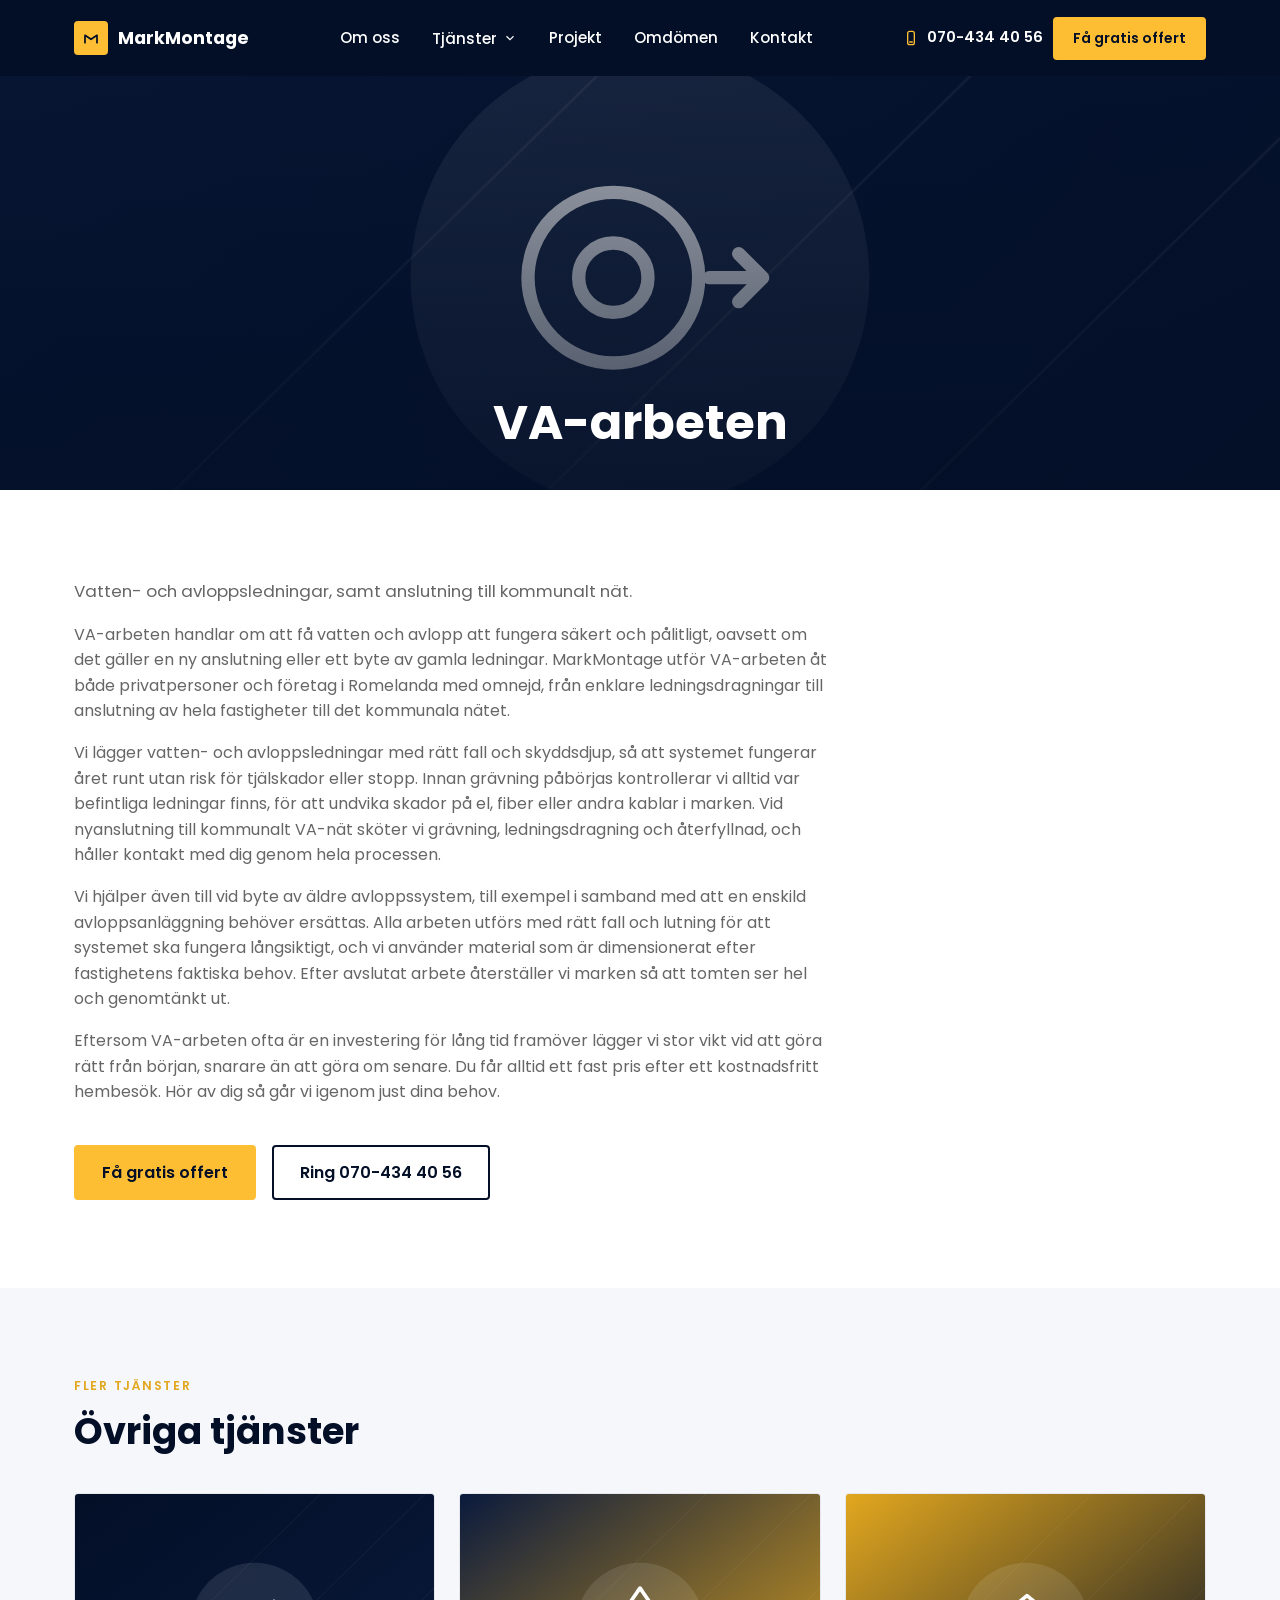
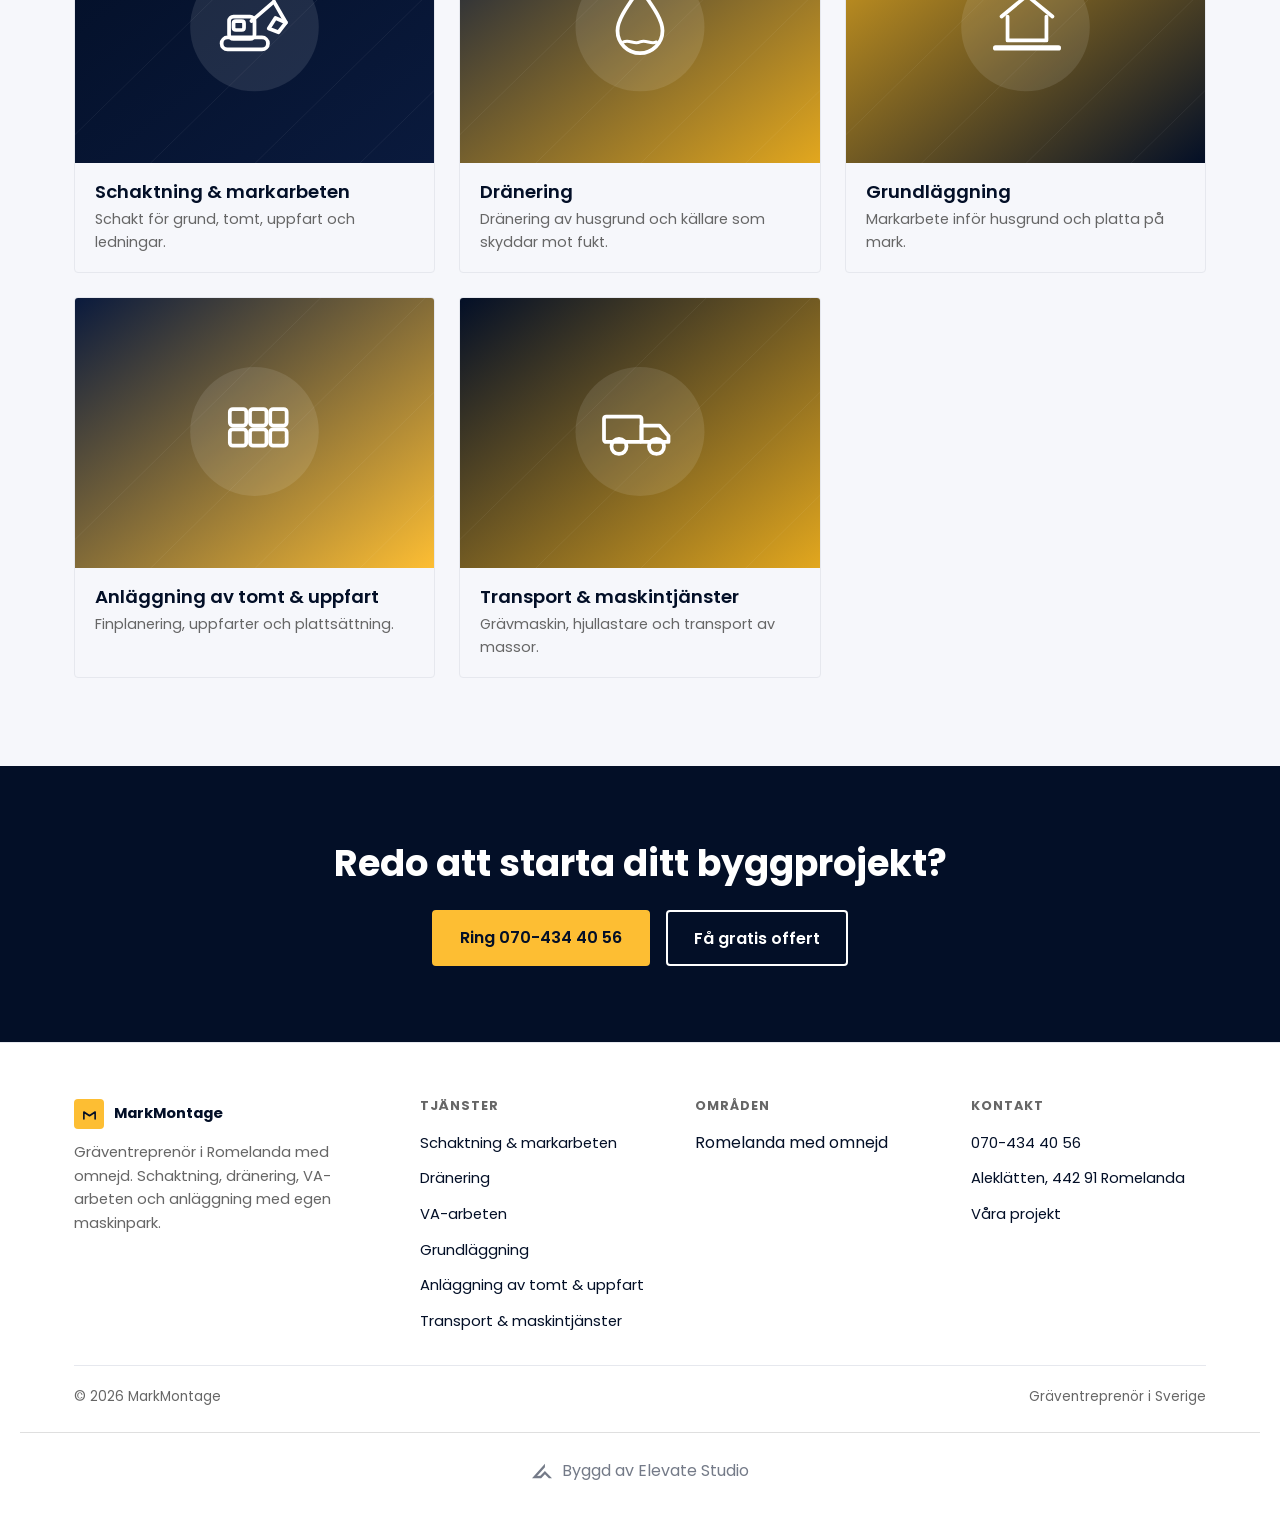
<file: tjanster/va-arbeten.html>
<!doctype html>
<html lang="sv">
<head>
<meta charset="utf-8" />
<meta name="viewport" content="width=device-width, initial-scale=1" />
<title>VA-arbeten — MarkMontage</title>
<meta name="description" content="Vatten- och avloppsledningar samt anslutning till kommunalt nät i Romelanda med omnejd. Fast pris efter kostnadsfritt hembesök." />
<meta name="theme-color" content="#030f27" />
<link rel="canonical" href="va-arbeten.html" />
<meta property="og:type" content="website" />
<meta property="og:title" content="VA-arbeten — MarkMontage" />
<meta property="og:description" content="Vatten- och avloppsledningar samt anslutning till kommunalt nät." />
<link rel="icon" href="../favicon.svg" type="image/svg+xml" />
<link rel="preconnect" href="https://fonts.googleapis.com" />
<link rel="preconnect" href="https://fonts.gstatic.com" crossorigin />
<link rel="stylesheet" href="https://fonts.googleapis.com/css2?family=Poppins:wght@400;500;600;700;800&display=swap" />
<link rel="stylesheet" href="../assets/css/style.css" />
<script type="application/ld+json">
{
  "@context": "https://schema.org",
  "@type": "Service",
  "serviceType": "VA-arbeten",
  "provider": { "@type": "LocalBusiness", "name": "MarkMontage", "telephone": "+46704344056" },
  "areaServed": "Romelanda med omnejd"
}
</script>
</head>
<body>
<a class="skip-link" href="#main">Hoppa till innehåll</a>

<header class="navbar">
  <div class="wrap">
    <a href="../index.html" class="navbar-logo">
      <span class="mark" aria-hidden="true">
        <svg width="16" height="16" viewBox="0 0 24 24" fill="none" stroke="currentColor" stroke-width="2.6" stroke-linecap="round" stroke-linejoin="round"><path d="M3 19V8l9 6 9-6v11"/></svg>
      </span>
      MarkMontage
    </a>

    <nav class="navbar-links" aria-label="Huvudmeny">
      <a href="../index.html#omoss">Om oss</a>
      <div class="nav-dropdown">
        <button type="button" aria-expanded="false" aria-haspopup="true">
          Tjänster
          <svg viewBox="0 0 24 24" fill="none" stroke="currentColor" stroke-width="2"><path d="M6 9l6 6 6-6"/></svg>
        </button>
        <div class="nav-dropdown-panel">
          <a href="schaktning.html">Schaktning &amp; markarbeten</a>
          <a href="dranering.html">Dränering</a>
          <a href="va-arbeten.html" aria-current="page">VA-arbeten</a>
          <a href="grundlaggning.html">Grundläggning</a>
          <a href="anlaggning.html">Anläggning av tomt &amp; uppfart</a>
          <a href="transport.html">Transport &amp; maskintjänster</a>
        </div>
      </div>
      <a href="../projekt.html">Projekt</a>
      <a href="../index.html#omdomen">Omdömen</a>
      <a href="../index.html#kontakt">Kontakt</a>
    </nav>

    <div class="navbar-cta">
      <a class="navbar-phone" href="tel:0704344056">
        <svg viewBox="0 0 24 24" fill="none" stroke="currentColor" stroke-width="2" stroke-linecap="round" stroke-linejoin="round"><rect x="7" y="2" width="10" height="20" rx="3"/><line x1="10" y1="18" x2="14" y2="18"/></svg>
        070-434 40 56
      </a>
      <button type="button" class="btn btn-amber btn-sm" data-quote-trigger>Få gratis offert</button>
    </div>

    <button class="navbar-toggle" id="navToggle" aria-label="Öppna meny" aria-expanded="false" aria-controls="mobilePanel">
      <span></span>
    </button>
  </div>

  <div class="mobile-panel" id="mobilePanel">
    <a href="../index.html#omoss">Om oss</a>
    <button type="button" class="mobile-services-toggle">
      Tjänster
      <svg width="16" height="16" viewBox="0 0 24 24" fill="none" stroke="currentColor" stroke-width="2"><path d="M6 9l6 6 6-6"/></svg>
    </button>
    <div class="mobile-services-list">
      <a href="schaktning.html">Schaktning &amp; markarbeten</a>
      <a href="dranering.html">Dränering</a>
      <a href="va-arbeten.html">VA-arbeten</a>
      <a href="grundlaggning.html">Grundläggning</a>
      <a href="anlaggning.html">Anläggning av tomt &amp; uppfart</a>
      <a href="transport.html">Transport &amp; maskintjänster</a>
    </div>
    <a href="../projekt.html">Projekt</a>
    <a href="../index.html#omdomen">Omdömen</a>
    <a href="../index.html#kontakt">Kontakt</a>
    <a href="tel:0704344056">070-434 40 56</a>
    <button type="button" class="btn btn-amber" data-quote-trigger>Få gratis offert</button>
  </div>
</header>

<main id="main">
  <section class="service-hero">
    <img src="../assets/img/va-arbeten.svg" alt="Illustration: VA-arbeten" />
    <div class="wrap">
      <h1>VA-arbeten</h1>
    </div>
  </section>

  <section class="section">
    <div class="wrap">
      <div class="service-body">
        <p class="lead" style="font-size:1.05rem;color:var(--ink-muted)">Vatten- och avloppsledningar, samt anslutning till kommunalt nät.</p>
        <p>VA-arbeten handlar om att få vatten och avlopp att fungera säkert och pålitligt, oavsett om det gäller en ny anslutning eller ett byte av gamla ledningar. MarkMontage utför VA-arbeten åt både privatpersoner och företag i Romelanda med omnejd, från enklare ledningsdragningar till anslutning av hela fastigheter till det kommunala nätet.</p>
        <p>Vi lägger vatten- och avloppsledningar med rätt fall och skyddsdjup, så att systemet fungerar året runt utan risk för tjälskador eller stopp. Innan grävning påbörjas kontrollerar vi alltid var befintliga ledningar finns, för att undvika skador på el, fiber eller andra kablar i marken. Vid nyanslutning till kommunalt VA-nät sköter vi grävning, ledningsdragning och återfyllnad, och håller kontakt med dig genom hela processen.</p>
        <p>Vi hjälper även till vid byte av äldre avloppssystem, till exempel i samband med att en enskild avloppsanläggning behöver ersättas. Alla arbeten utförs med rätt fall och lutning för att systemet ska fungera långsiktigt, och vi använder material som är dimensionerat efter fastighetens faktiska behov. Efter avslutat arbete återställer vi marken så att tomten ser hel och genomtänkt ut.</p>
        <p>Eftersom VA-arbeten ofta är en investering för lång tid framöver lägger vi stor vikt vid att göra rätt från början, snarare än att göra om senare. Du får alltid ett fast pris efter ett kostnadsfritt hembesök. Hör av dig så går vi igenom just dina behov.</p>

        <div class="service-cta-row">
          <button type="button" class="btn btn-amber" data-quote-trigger>Få gratis offert</button>
          <a href="tel:0704344056" class="btn btn-outline-navy">Ring 070-434 40 56</a>
        </div>
      </div>
    </div>
  </section>

  <section class="section alt">
    <div class="wrap">
      <div class="section-head">
        <p class="eyebrow">Fler tjänster</p>
        <h2>Övriga tjänster</h2>
      </div>
      <div class="other-services-grid">
        <a class="other-service-card" href="schaktning.html">
          <div class="thumb"><img src="../assets/img/schaktning.svg" alt="" loading="lazy" /></div>
          <div class="body"><h3>Schaktning &amp; markarbeten</h3><p>Schakt för grund, tomt, uppfart och ledningar.</p></div>
        </a>
        <a class="other-service-card" href="dranering.html">
          <div class="thumb"><img src="../assets/img/dranering.svg" alt="" loading="lazy" /></div>
          <div class="body"><h3>Dränering</h3><p>Dränering av husgrund och källare som skyddar mot fukt.</p></div>
        </a>
        <a class="other-service-card" href="grundlaggning.html">
          <div class="thumb"><img src="../assets/img/grundlaggning.svg" alt="" loading="lazy" /></div>
          <div class="body"><h3>Grundläggning</h3><p>Markarbete inför husgrund och platta på mark.</p></div>
        </a>
        <a class="other-service-card" href="anlaggning.html">
          <div class="thumb"><img src="../assets/img/anlaggning.svg" alt="" loading="lazy" /></div>
          <div class="body"><h3>Anläggning av tomt &amp; uppfart</h3><p>Finplanering, uppfarter och plattsättning.</p></div>
        </a>
        <a class="other-service-card" href="transport.html">
          <div class="thumb"><img src="../assets/img/transport.svg" alt="" loading="lazy" /></div>
          <div class="body"><h3>Transport &amp; maskintjänster</h3><p>Grävmaskin, hjullastare och transport av massor.</p></div>
        </a>
      </div>
    </div>
  </section>

  <section class="final-cta">
    <div class="wrap">
      <h2>Redo att starta ditt byggprojekt?</h2>
      <div class="cta-actions">
        <a href="tel:0704344056" class="btn btn-amber">Ring 070-434 40 56</a>
        <button type="button" class="btn btn-outline-white" data-quote-trigger>Få gratis offert</button>
      </div>
    </div>
  </section>
</main>

<footer class="site-footer">
  <div class="wrap">
    <div class="footer-grid">
      <div class="footer-col">
        <a href="../index.html" class="footer-brand">
          <span class="mark" style="width:30px;height:30px;border-radius:4px;background:#fdbe33;color:#030f27;display:grid;place-items:center" aria-hidden="true">
            <svg width="15" height="15" viewBox="0 0 24 24" fill="none" stroke="currentColor" stroke-width="2.6" stroke-linecap="round" stroke-linejoin="round"><path d="M3 19V8l9 6 9-6v11"/></svg>
          </span>
          MarkMontage
        </a>
        <p>Gräventreprenör i Romelanda med omnejd. Schaktning, dränering, VA-arbeten och anläggning med egen maskinpark.</p>
      </div>
      <div class="footer-col">
        <h4>Tjänster</h4>
        <ul>
          <li><a href="schaktning.html">Schaktning &amp; markarbeten</a></li>
          <li><a href="dranering.html">Dränering</a></li>
          <li><a href="va-arbeten.html">VA-arbeten</a></li>
          <li><a href="grundlaggning.html">Grundläggning</a></li>
          <li><a href="anlaggning.html">Anläggning av tomt &amp; uppfart</a></li>
          <li><a href="transport.html">Transport &amp; maskintjänster</a></li>
        </ul>
      </div>
      <div class="footer-col">
        <h4>Områden</h4>
        <ul>
          <li>Romelanda med omnejd</li>
        </ul>
      </div>
      <div class="footer-col">
        <h4>Kontakt</h4>
        <ul>
          <li><a href="tel:0704344056">070-434 40 56</a></li>
          <li><a href="https://www.google.com/maps/dir/?api=1&amp;destination=MarkMontage%2C%20Aleklätten%2C%20442%2091%20Romelanda%2C%20Sverige" target="_blank" rel="noopener noreferrer">Aleklätten, 442 91 Romelanda</a></li>
          <li><a href="../projekt.html">Våra projekt</a></li>
        </ul>
      </div>
    </div>
    <div class="footer-bottom">
      <span>© <span data-year></span> MarkMontage</span>
      <span>Gräventreprenör i Sverige</span>
    </div>
  </div>
<!-- elevate-credit -->
<style>.elevate-credit{max-width:1240px;margin:24px auto 0;padding:20px 16px 0;border-top:1px solid rgba(128,128,128,.25);display:flex;justify-content:center;box-sizing:border-box}.elevate-credit a{display:inline-flex;align-items:center;gap:10px;padding:8px 0;font:inherit;font-size:15px;line-height:1;color:inherit;opacity:.55;text-decoration:none;transition:opacity .2s}.elevate-credit a:hover,.elevate-credit a:focus-visible{opacity:1}.elevate-credit svg{width:20px;height:20px;flex:none;display:block}@media(min-width:1024px){.elevate-credit a{font-size:16px}}</style>
<div class="elevate-credit"><a href="https://elevatestudio.nu" target="_blank" rel="noopener"><svg viewBox="0 0 1884.3 1353.9" aria-hidden="true"><path d="M0.0 1353.9 L1218.7 0.0 L1218.7 329.1 L479.7 1136.4 L786.7 1132.4 L1215.5 687.4 L1884.3 1349.9 L1590.1 1349.9 L1218.6 994.7 L865.4 1349.9Z" fill="currentColor"/></svg>Byggd av Elevate Studio</a></div>
</footer>

<div class="quote-modal-backdrop" id="quoteModalBackdrop">
  <div class="quote-modal" role="dialog" aria-modal="true" aria-labelledby="quoteModalTitle">
    <button type="button" class="quote-modal-close" aria-label="Stäng">
      <svg viewBox="0 0 24 24" fill="none" stroke="currentColor" stroke-width="2" stroke-linecap="round" stroke-linejoin="round"><path d="M6 6l12 12M18 6L6 18"/></svg>
    </button>
    <h2 id="quoteModalTitle">Få gratis offert</h2>
    <p class="lead">Fyll i formuläret så återkommer vi så snart vi kan.</p>
    <form class="quote-form" novalidate>
      <div class="field">
        <label for="m-namn">Namn</label>
        <input id="m-namn" name="namn" type="text" required autocomplete="name" />
        <span class="field-error" data-error-for="namn"></span>
      </div>
      <div class="field">
        <label for="m-telefon">Telefon</label>
        <input id="m-telefon" name="telefon" type="tel" required autocomplete="tel" />
        <span class="field-error" data-error-for="telefon"></span>
      </div>
      <div class="field">
        <label for="m-epost">E-post</label>
        <input id="m-epost" name="epost" type="email" required autocomplete="email" />
        <span class="field-error" data-error-for="epost"></span>
      </div>
      <div class="field">
        <label for="m-typ">Typ av arbete</label>
        <select id="m-typ" name="typ" required>
          <option value="">Välj typ av arbete</option>
          <option value="schaktning">Schaktning &amp; markarbeten</option>
          <option value="dranering">Dränering</option>
          <option value="va" selected>VA-arbeten</option>
          <option value="grundlaggning">Grundläggning</option>
          <option value="anlaggning">Anläggning av tomt &amp; uppfart</option>
          <option value="annat">Annat</option>
        </select>
        <span class="field-error" data-error-for="typ"></span>
      </div>
      <div class="field">
        <label for="m-besk">Kort beskrivning</label>
        <textarea id="m-besk" name="beskrivning" placeholder="Berätta kort om ditt projekt..."></textarea>
      </div>
      <button type="submit" class="btn btn-amber quote-submit">
        <span class="spinner" aria-hidden="true"></span>
        <span class="label">Skicka förfrågan</span>
      </button>
    </form>
  </div>
</div>

<div class="form-confirm" id="formConfirm">
  <span class="check" aria-hidden="true"><svg viewBox="0 0 24 24" fill="none" stroke="currentColor" stroke-width="3" stroke-linecap="round" stroke-linejoin="round"><path d="M20 6L9 17l-5-5"/></svg></span>
  Tack! Vi återkommer strax.
</div>

<script src="../assets/js/main.js"></script>
</body>
</html>
</file>
<file: assets/css/style.css>
/* MarkMontage — Gräventreprenör i Romelanda
   Design system: navy / amber / white. Poppins throughout. Sharp corners. */

:root {
  --navy: #030f27;
  --navy-soft: #0a1a3d;
  --amber: #fdbe33;
  --amber-dark: #e2a71e;
  --white: #ffffff;
  --ink-muted: #666666;
  --line: #e6e8ee;
  --bg-alt: #f6f7fb;
  --ok: #1a8f4c;
  --nav-h: 76px;
  --maxw: 1180px;
  --radius: 4px;
}

*,
*::before,
*::after {
  box-sizing: border-box;
}

html {
  scroll-behavior: smooth;
}

@media (prefers-reduced-motion: reduce) {
  html {
    scroll-behavior: auto;
  }
  *,
  *::before,
  *::after {
    animation-duration: 0.001ms !important;
    animation-iteration-count: 1 !important;
    transition-duration: 0.001ms !important;
    scroll-behavior: auto !important;
  }
}

body {
  margin: 0;
  background: var(--white);
  color: var(--navy);
  font-family: "Poppins", system-ui, -apple-system, "Segoe UI", sans-serif;
  line-height: 1.6;
  -webkit-font-smoothing: antialiased;
}

h1,
h2,
h3,
h4 {
  font-family: "Poppins", sans-serif;
  color: var(--navy);
  line-height: 1.15;
  margin: 0 0 0.5em;
  font-weight: 700;
}

h2 {
  font-size: clamp(1.7rem, 3vw, 2.3rem);
}

h3 {
  font-size: 1.15rem;
  font-weight: 600;
}

p {
  margin: 0 0 1em;
}

a {
  color: inherit;
}

img,
svg,
video {
  display: block;
  max-width: 100%;
}

button {
  font-family: inherit;
}

.wrap {
  max-width: var(--maxw);
  margin: 0 auto;
  padding: 0 24px;
}

.skip-link {
  position: absolute;
  left: 12px;
  top: -60px;
  background: var(--navy);
  color: var(--white);
  padding: 10px 16px;
  border-radius: var(--radius);
  z-index: 500;
  transition: top 0.15s ease;
}

.skip-link:focus {
  top: 12px;
}

.eyebrow {
  display: block;
  text-transform: uppercase;
  letter-spacing: 0.14em;
  font-size: 0.78rem;
  font-weight: 600;
  color: var(--amber-dark);
  margin-bottom: 14px;
}

/* Numbered section tag — "01 · Om oss" editorial marker */

.section-tag {
  display: inline-flex;
  align-items: center;
  gap: 12px;
  margin-bottom: 16px;
}

.section-tag .no {
  font-weight: 700;
  font-size: 0.76rem;
  color: var(--navy);
  background: var(--amber);
  padding: 4px 9px;
  border-radius: var(--radius);
  line-height: 1;
}

.section-tag .label {
  text-transform: uppercase;
  letter-spacing: 0.14em;
  font-size: 0.78rem;
  font-weight: 600;
  color: var(--amber-dark);
}

.section-tag.on-dark .label {
  color: var(--amber);
}

.section-head {
  max-width: 640px;
  margin: 0 0 40px;
}

.section-head.center {
  margin-left: auto;
  margin-right: auto;
  text-align: center;
}

.section-head p.lead {
  color: var(--ink-muted);
  font-size: 1.02rem;
}

.section {
  padding: 88px 0;
  scroll-margin-top: var(--nav-h);
}

.section.alt {
  background: var(--bg-alt);
}

/* Buttons — sentence case, small border, never full width on mobile */

.btn {
  display: inline-flex;
  align-items: center;
  justify-content: center;
  gap: 8px;
  padding: 13px 26px;
  border-radius: var(--radius);
  font-weight: 600;
  font-size: 16px;
  text-decoration: none;
  border: 2px solid transparent;
  cursor: pointer;
  transition: transform 0.15s ease, background 0.15s ease, color 0.15s ease, border-color 0.15s ease;
  white-space: nowrap;
}

.btn:hover {
  transform: translateY(-1px);
}

.btn-amber {
  background: var(--amber);
  color: var(--navy);
  border-color: var(--amber);
}

.btn-amber:hover {
  background: var(--amber-dark);
  border-color: var(--amber-dark);
}

.btn-outline-navy {
  background: transparent;
  color: var(--navy);
  border-color: var(--navy);
}

.btn-outline-navy:hover {
  background: var(--navy);
  color: var(--white);
}

.btn-outline-white {
  background: transparent;
  color: var(--white);
  border-color: var(--white);
}

.btn-outline-white:hover {
  background: var(--white);
  color: var(--navy);
}

.btn-navy {
  background: var(--navy);
  color: var(--white);
  border-color: var(--navy);
}

.btn-navy:hover {
  background: var(--navy-soft);
}

.btn-sm {
  padding: 9px 18px;
  font-size: 14px;
}

/* Navbar — solid own layer, never transparent, never overlaps video */

.navbar {
  position: sticky;
  top: 0;
  z-index: 200;
  height: var(--nav-h);
  background: var(--navy);
  display: flex;
  align-items: center;
}

.navbar .wrap {
  display: flex;
  align-items: center;
  justify-content: space-between;
  gap: 20px;
  width: 100%;
}

.navbar-logo {
  display: flex;
  align-items: center;
  gap: 10px;
  color: var(--white);
  text-decoration: none;
  font-weight: 700;
  font-size: 1.1rem;
}

.navbar-logo .mark {
  width: 34px;
  height: 34px;
  border-radius: var(--radius);
  background: var(--amber);
  color: var(--navy);
  display: grid;
  place-items: center;
  flex: none;
}

.navbar-links {
  display: flex;
  align-items: center;
  gap: 4px;
}

.navbar-links > a,
.navbar-links > .nav-dropdown > button {
  color: var(--white);
  text-decoration: none;
  font-size: 0.95rem;
  font-weight: 500;
  padding: 10px 14px;
  border-radius: var(--radius);
  background: transparent;
  border: none;
  cursor: pointer;
  font-family: inherit;
  display: inline-flex;
  align-items: center;
  gap: 6px;
}

.navbar-links > a:hover,
.navbar-links > .nav-dropdown > button:hover {
  background: rgba(255, 255, 255, 0.08);
}

.nav-dropdown {
  position: relative;
}

.nav-dropdown > button svg {
  width: 14px;
  height: 14px;
  transition: transform 0.15s ease;
}

.nav-dropdown.is-open > button svg {
  transform: rotate(180deg);
}

.nav-dropdown-panel {
  position: absolute;
  top: calc(100% + 8px);
  left: 0;
  min-width: 260px;
  background: var(--white);
  border-radius: var(--radius);
  box-shadow: 0 16px 40px -12px rgba(3, 15, 39, 0.35);
  padding: 8px;
  display: none;
  z-index: 210;
}

.nav-dropdown.is-open .nav-dropdown-panel {
  display: block;
}

.nav-dropdown-panel a {
  display: block;
  padding: 10px 14px;
  border-radius: var(--radius);
  color: var(--navy);
  text-decoration: none;
  font-size: 0.92rem;
  font-weight: 500;
}

.nav-dropdown-panel a:hover {
  background: var(--bg-alt);
}

.navbar-cta {
  display: flex;
  align-items: center;
  gap: 10px;
}

.navbar-phone {
  color: var(--white);
  text-decoration: none;
  display: inline-flex;
  align-items: center;
  gap: 8px;
  font-weight: 600;
  font-size: 0.92rem;
}

.navbar-phone svg {
  width: 16px;
  height: 16px;
  color: var(--amber);
}

.navbar-toggle {
  display: none;
  width: 42px;
  height: 42px;
  border-radius: var(--radius);
  border: 1.5px solid rgba(255, 255, 255, 0.3);
  background: transparent;
  position: relative;
  cursor: pointer;
}

.navbar-toggle span,
.navbar-toggle span::before,
.navbar-toggle span::after {
  content: "";
  position: absolute;
  height: 2px;
  background: var(--white);
  transition: transform 0.2s ease, opacity 0.2s ease;
}

.navbar-toggle span {
  left: 10px;
  right: 10px;
  top: 20px;
}

.navbar-toggle span::before {
  left: 0;
  right: 0;
  top: -7px;
}

.navbar-toggle span::after {
  left: 0;
  right: 0;
  top: 7px;
}

.navbar-toggle[aria-expanded="true"] span {
  background: transparent;
}

.navbar-toggle[aria-expanded="true"] span::before {
  transform: translateY(7px) rotate(45deg);
  background: var(--white);
}

.navbar-toggle[aria-expanded="true"] span::after {
  transform: translateY(-7px) rotate(-45deg);
  background: var(--white);
}

/* Mobile nav panel (dropdown, not fullscreen) */

.mobile-panel {
  display: none;
  position: absolute;
  top: 100%;
  left: 0;
  right: 0;
  background: var(--navy);
  padding: 8px 20px 22px;
  z-index: 199;
  box-shadow: 0 16px 30px -10px rgba(3, 15, 39, 0.5);
}

.mobile-panel.is-open {
  display: block;
}

.mobile-panel a {
  display: block;
  color: var(--white);
  text-decoration: none;
  padding: 12px 4px;
  font-size: 1rem;
  font-weight: 500;
  border-bottom: 1px solid rgba(255, 255, 255, 0.12);
}

.mobile-panel .mobile-services-toggle {
  width: 100%;
  text-align: left;
  background: none;
  border: none;
  border-bottom: 1px solid rgba(255, 255, 255, 0.12);
  color: var(--white);
  font-family: inherit;
  font-size: 1rem;
  font-weight: 500;
  padding: 12px 4px;
  display: flex;
  align-items: center;
  justify-content: space-between;
  cursor: pointer;
}

.mobile-services-list {
  display: none;
  padding-left: 12px;
}

.mobile-services-list.is-open {
  display: block;
}

.mobile-services-list a {
  border-bottom: none;
  color: rgba(255, 255, 255, 0.8);
  font-size: 0.92rem;
  padding: 9px 4px;
}

.mobile-panel .btn {
  margin-top: 16px;
  width: auto;
}

/* Hero — navbar/video layout fix: navbar(76px, in-flow) + hero video = exactly 100dvh */

.hero {
  position: relative;
  height: calc(100vh - var(--nav-h));
  min-height: 420px;
  overflow: hidden;
  display: flex;
  align-items: center;
  justify-content: center;
  color: var(--white);
  isolation: isolate;
}

@supports (height: 100dvh) {
  .hero {
    height: calc(100dvh - var(--nav-h));
  }
}

.hero-media {
  position: absolute;
  inset: 0;
  z-index: -2;
}

.hero-media video,
.hero-media img {
  width: 100%;
  height: 100%;
  object-fit: cover;
}

.hero-veil {
  position: absolute;
  inset: 0;
  z-index: -1;
  background: linear-gradient(180deg, rgba(3, 15, 39, 0.62), rgba(3, 15, 39, 0.5) 45%, rgba(3, 15, 39, 0.68));
}

.hero-inner {
  max-width: 620px;
  text-align: left;
}

.hero-inner h1 {
  color: var(--white);
  font-size: clamp(2.1rem, 5.5vw, 60px);
  font-weight: 700;
  line-height: 1.18;
  letter-spacing: -0.01em;
  margin: 0 0 32px;
}

.hero-actions {
  display: flex;
  flex-wrap: wrap;
  gap: 16px;
}

.hero-badges {
  display: flex;
  flex-wrap: wrap;
  gap: 12px 26px;
  margin-top: 40px;
}

.hero-badge {
  display: inline-flex;
  align-items: center;
  gap: 8px;
  color: var(--white);
  font-size: 0.88rem;
  font-weight: 500;
}

.hero-badge svg {
  width: 16px;
  height: 16px;
  color: var(--amber);
  flex: none;
}

/* Trust bar */

.trust-bar {
  background: var(--white);
}

.trust-grid {
  display: grid;
  grid-template-columns: repeat(3, 1fr);
}

.trust-item {
  padding: 34px 20px;
  text-align: center;
  border-right: 1px solid var(--line);
}

.trust-item:last-child {
  border-right: none;
}

.trust-value {
  font-size: clamp(20px, 2.6vw, 24px);
  font-weight: 700;
  color: var(--navy);
  display: flex;
  align-items: center;
  justify-content: center;
  gap: 8px;
  font-variant-numeric: tabular-nums;
}

.trust-value .star {
  color: var(--amber);
}

.trust-label {
  margin-top: 6px;
  font-size: 0.85rem;
  color: var(--ink-muted);
  font-weight: 500;
}

/* About */

.about-grid {
  display: grid;
  grid-template-columns: 0.9fr 1.1fr;
  gap: 56px;
  align-items: stretch;
}

.about-visual {
  display: flex;
  flex-direction: column;
  gap: 18px;
}

.about-media {
  position: relative;
  border-radius: var(--radius);
  overflow: hidden;
  flex: 1;
  min-height: 380px;
}

.about-media img {
  width: 100%;
  height: 100%;
  object-fit: cover;
}

.about-media::after {
  content: "";
  position: absolute;
  inset: 0;
  background: linear-gradient(0deg, rgba(3, 15, 39, 0.8), rgba(3, 15, 39, 0) 55%);
}

.about-media-caption {
  position: absolute;
  left: 24px;
  right: 24px;
  bottom: 22px;
  color: var(--white);
  font-size: 1.35rem;
  font-weight: 700;
  line-height: 1.3;
  z-index: 1;
}

.about-callout {
  border: 1px solid var(--line);
  padding: 22px 24px;
  display: flex;
  align-items: baseline;
  gap: 16px;
}

.about-callout .big {
  font-size: 2.2rem;
  font-weight: 700;
  color: var(--navy);
  flex: none;
  white-space: nowrap;
}

.about-callout .big .star {
  color: var(--amber-dark);
  font-size: 1.3rem;
}

.about-callout .cap {
  color: var(--ink-muted);
  font-size: 0.88rem;
}

.about-cta-row {
  display: flex;
  align-items: center;
  gap: 20px;
  margin-top: 8px;
  flex-wrap: wrap;
}

.about-phone {
  display: inline-flex;
  align-items: center;
  gap: 8px;
  font-weight: 600;
  text-decoration: none;
  color: var(--navy);
}

.about-phone svg {
  width: 18px;
  height: 18px;
  color: var(--amber-dark);
}

.org-number {
  display: block;
  margin-top: 18px;
  font-size: 12.5px;
  color: #666666;
}

/* Process */

.process-wrap {
  position: relative;
  max-width: 760px;
  margin: 0 auto;
}

.process-line {
  position: absolute;
  left: 50%;
  top: 0;
  bottom: 0;
  width: 3px;
  background: var(--line);
  transform: translateX(-50%);
}

.process-line-fill {
  position: absolute;
  left: 0;
  top: 0;
  width: 100%;
  height: 0%;
  background: var(--amber);
  transition: height 0.1s linear;
}

.process-steps {
  display: grid;
  gap: 56px;
}

.process-step {
  position: relative;
  display: grid;
  grid-template-columns: 1fr auto 1fr;
  align-items: start;
  gap: 24px;
  opacity: 0;
  transform: translateY(18px);
  transition: opacity 0.5s ease, transform 0.5s ease;
}

.process-step.is-visible {
  opacity: 1;
  transform: translateY(0);
}

.process-step .step-card {
  background: var(--white);
  border: 1px solid var(--line);
  border-radius: var(--radius);
  padding: 22px 24px;
}

.process-step .step-card h3 {
  display: flex;
  align-items: center;
  gap: 10px;
  margin-bottom: 6px;
}

.process-step .step-card svg {
  width: 20px;
  height: 20px;
  color: var(--amber-dark);
  flex: none;
}

.process-step .step-card p {
  margin: 0;
  color: var(--ink-muted);
  font-size: 0.94rem;
}

.process-step .step-dot {
  width: 14px;
  height: 14px;
  border-radius: 50%;
  background: var(--white);
  border: 3px solid var(--line);
  margin-top: 8px;
  transition: border-color 0.3s ease, background 0.3s ease;
}

.process-step.is-visible .step-dot {
  border-color: var(--amber);
  background: var(--amber);
}

.process-step:nth-child(even) .step-card {
  grid-column: 3;
}

.process-step:nth-child(even) .step-spacer {
  grid-column: 1;
}

.process-step:nth-child(odd) .step-card {
  grid-column: 1;
}

/* Approach band (full-bleed dark photo statement) */

.approach-band {
  position: relative;
  color: var(--white);
  padding: 100px 0;
  overflow: hidden;
}

.approach-media {
  position: absolute;
  inset: 0;
  z-index: -2;
}

.approach-media img {
  width: 100%;
  height: 100%;
  object-fit: cover;
}

.approach-veil {
  position: absolute;
  inset: 0;
  z-index: -1;
  background: linear-gradient(100deg, rgba(3, 15, 39, 0.92) 0%, rgba(3, 15, 39, 0.78) 42%, rgba(3, 15, 39, 0.42) 100%);
}

.approach-band .wrap {
  max-width: 640px;
}

.approach-band h2 {
  color: var(--white);
  margin-bottom: 18px;
}

.approach-band p {
  color: rgba(255, 255, 255, 0.86);
  font-size: 1.05rem;
  margin-bottom: 32px;
}

.approach-facts {
  display: grid;
  gap: 18px;
  margin-bottom: 8px;
}

.approach-facts .fact {
  display: flex;
  align-items: flex-start;
  gap: 12px;
  font-weight: 500;
}

.approach-facts svg {
  width: 20px;
  height: 20px;
  flex: none;
  color: var(--amber);
  margin-top: 2px;
}

@media (max-width: 640px) {
  .approach-band {
    padding: 72px 0;
  }
}

/* Featured services band */

.featured-services {
  display: grid;
  grid-template-columns: 0.9fr 1.1fr;
  gap: 56px;
  align-items: center;
  margin-bottom: 72px;
}

.featured-services .img-wrap {
  border-radius: var(--radius);
  overflow: hidden;
  aspect-ratio: 4 / 3;
}

.feat-list {
  border-top: 1px solid var(--line);
}

.feat-row {
  display: flex;
  align-items: center;
  gap: 20px;
  padding: 18px 0;
  border-bottom: 1px solid var(--line);
  text-decoration: none;
  color: inherit;
  transition: padding-left 0.2s ease;
}

.feat-row:hover {
  padding-left: 8px;
}

.feat-row .num {
  font-weight: 700;
  color: var(--amber-dark);
  font-size: 0.95rem;
  flex: none;
  width: 26px;
}

.feat-row .txt {
  flex: 1;
}

.feat-row .txt h3 {
  margin: 0 0 2px;
  font-size: 1.02rem;
}

.feat-row .txt p {
  margin: 0;
  color: var(--ink-muted);
  font-size: 0.88rem;
}

.feat-row .arrow {
  flex: none;
  width: 18px;
  height: 18px;
  color: var(--amber-dark);
}

/* Gallery — masonry */

.filter-row {
  display: flex;
  flex-wrap: wrap;
  gap: 10px;
  margin-bottom: 34px;
}

.filter-btn {
  border: 1.5px solid var(--navy);
  background: transparent;
  color: var(--navy);
  font-family: inherit;
  font-size: 14px;
  font-weight: 600;
  padding: 9px 18px;
  border-radius: var(--radius);
  cursor: pointer;
}

.filter-btn.is-active {
  background: var(--amber);
  border-color: var(--amber);
  color: var(--navy);
}

.masonry {
  columns: 3 260px;
  column-gap: 18px;
}

.masonry-item {
  break-inside: avoid;
  margin-bottom: 18px;
  border-radius: var(--radius);
  overflow: hidden;
  position: relative;
  background: var(--bg-alt);
  aspect-ratio: var(--ar, 4 / 3);
}

.masonry-item img {
  width: 100%;
  height: 100%;
  object-fit: cover;
  display: block;
}

.masonry-caption {
  position: absolute;
  left: 0;
  right: 0;
  bottom: 0;
  padding: 14px 16px;
  background: linear-gradient(0deg, rgba(3, 15, 39, 0.82), rgba(3, 15, 39, 0));
  color: var(--white);
}

.masonry-caption .cat {
  display: block;
  font-size: 11px;
  text-transform: uppercase;
  letter-spacing: 0.08em;
  color: var(--amber);
  margin-bottom: 2px;
}

.masonry-caption .title {
  font-weight: 600;
  font-size: 0.95rem;
}

.gallery-more {
  text-align: center;
  margin-top: 40px;
}

/* Service pages */

.service-hero {
  position: relative;
  height: 46vh;
  min-height: 280px;
  display: flex;
  align-items: flex-end;
  color: var(--white);
  overflow: hidden;
}

.service-hero img {
  position: absolute;
  inset: 0;
  width: 100%;
  height: 100%;
  object-fit: cover;
  z-index: -2;
}

.service-hero::after {
  content: "";
  position: absolute;
  inset: 0;
  background: linear-gradient(180deg, rgba(3, 15, 39, 0.35), rgba(3, 15, 39, 0.78));
  z-index: -1;
}

.service-hero .wrap {
  padding-bottom: 40px;
}

.service-hero h1 {
  color: var(--white);
  font-size: clamp(2rem, 4.5vw, 48px);
  margin: 0;
}

.service-body {
  max-width: 760px;
}

.service-body h1,
.service-body > p.lead {
  text-align: left;
}

.service-body p {
  color: var(--ink-muted);
  font-size: 1rem;
}

.service-cta-row {
  margin: 40px 0 0;
  display: flex;
  gap: 16px;
  flex-wrap: wrap;
}

.other-services-grid {
  display: grid;
  grid-template-columns: repeat(3, 1fr);
  gap: 24px;
}

.other-service-card {
  display: block;
  text-decoration: none;
  color: inherit;
  border: 1px solid var(--line);
  border-radius: var(--radius);
  overflow: hidden;
  transition: transform 0.15s ease, box-shadow 0.15s ease;
}

.other-service-card:hover {
  transform: translateY(-3px);
  box-shadow: 0 16px 32px -18px rgba(3, 15, 39, 0.35);
}

.other-service-card .thumb {
  aspect-ratio: 4 / 3;
}

.other-service-card .body {
  padding: 18px 20px;
}

.other-service-card h3 {
  margin-bottom: 6px;
}

.other-service-card p {
  margin: 0;
  color: var(--ink-muted);
  font-size: 0.9rem;
}

/* FAQ */

.faq-list {
  max-width: 760px;
  margin: 0 auto;
  display: grid;
  gap: 2px;
  background: var(--line);
}

.faq-item {
  background: var(--white);
}

.faq-item summary {
  list-style: none;
  cursor: pointer;
  padding: 20px 4px;
  display: flex;
  align-items: center;
  justify-content: space-between;
  gap: 16px;
  font-weight: 600;
}

.faq-item summary::-webkit-details-marker {
  display: none;
}

.faq-item summary .plus {
  flex: none;
  width: 22px;
  height: 22px;
  position: relative;
}

.faq-item summary .plus::before,
.faq-item summary .plus::after {
  content: "";
  position: absolute;
  background: var(--navy);
  transition: transform 0.2s ease;
}

.faq-item summary .plus::before {
  left: 0;
  right: 0;
  top: 50%;
  height: 2px;
  transform: translateY(-50%);
}

.faq-item summary .plus::after {
  top: 0;
  bottom: 0;
  left: 50%;
  width: 2px;
  transform: translateX(-50%);
}

.faq-item[open] summary .plus::after {
  transform: translateX(-50%) rotate(90deg);
  opacity: 0;
}

.faq-item .faq-a {
  padding: 0 4px 20px;
  color: var(--ink-muted);
  margin: 0;
}

/* Reviews */

.reviews-track {
  position: relative;
  display: flex;
  align-items: center;
  justify-content: center;
  gap: 20px;
}

.reviews-viewport {
  overflow: hidden;
  max-width: 620px;
  width: 100%;
}

.reviews-slides {
  display: flex;
  transition: transform 0.4s ease;
}

.review-slide {
  flex: 0 0 100%;
  padding: 4px;
}

.review-card {
  position: relative;
  border: 1px solid var(--line);
  border-radius: var(--radius);
  padding: 32px;
  min-height: 220px;
  display: flex;
  flex-direction: column;
  gap: 14px;
  background: var(--white);
  overflow: hidden;
}

.review-card::before {
  content: "\201C";
  position: absolute;
  top: -0.28em;
  right: 0.18em;
  font-family: Georgia, "Times New Roman", serif;
  font-size: 7rem;
  font-weight: 700;
  color: rgba(3, 15, 39, 0.06);
  line-height: 1;
  z-index: 0;
  pointer-events: none;
}

.review-card > * {
  position: relative;
  z-index: 1;
}

.review-stars {
  color: var(--amber);
  letter-spacing: 2px;
}

.review-text {
  color: var(--navy);
  font-size: 1.02rem;
  flex: 1;
  overflow: hidden;
  display: -webkit-box;
  -webkit-line-clamp: 6;
  -webkit-box-orient: vertical;
}

.review-foot {
  display: flex;
  align-items: center;
  gap: 12px;
}

.review-avatar {
  width: 40px;
  height: 40px;
  border-radius: 50%;
  background: var(--navy);
  color: var(--amber);
  display: grid;
  place-items: center;
  font-weight: 700;
  font-size: 0.85rem;
  flex: none;
}

.review-name {
  font-weight: 600;
  font-size: 0.92rem;
}

.review-source {
  color: var(--ink-muted);
  font-size: 0.82rem;
}

.review-arrow {
  flex: none;
  width: 42px;
  height: 42px;
  border-radius: 50%;
  border: 1.5px solid var(--line);
  background: var(--white);
  display: grid;
  place-items: center;
  cursor: pointer;
}

.review-arrow:hover {
  border-color: var(--navy);
}

.review-arrow svg {
  width: 18px;
  height: 18px;
}

/* Contact & map */

.contact-layout {
  display: grid;
  grid-template-columns: 1fr 1fr;
  gap: 48px;
}

.contact-list {
  display: grid;
  gap: 18px;
  margin-bottom: 8px;
}

.contact-list-item {
  display: flex;
  gap: 14px;
  align-items: flex-start;
}

.contact-list-item svg {
  width: 20px;
  height: 20px;
  color: var(--amber-dark);
  flex: none;
  margin-top: 2px;
}

.contact-list-item .label {
  font-size: 0.78rem;
  text-transform: uppercase;
  letter-spacing: 0.06em;
  color: var(--ink-muted);
  margin-bottom: 2px;
}

.contact-list-item .value {
  font-weight: 600;
  text-decoration: none;
  color: var(--navy);
}

.map-embed {
  aspect-ratio: 16 / 9;
  border-radius: var(--radius);
  overflow: hidden;
  border: 1px solid var(--line);
  margin-top: 28px;
}

.map-embed iframe {
  width: 100%;
  height: 100%;
  border: 0;
}

/* Quote form (shared: inline + modal) */

.quote-form {
  display: grid;
  gap: 18px;
}

.field {
  display: grid;
  gap: 6px;
}

.field label {
  font-size: 0.85rem;
  font-weight: 600;
  color: var(--navy);
}

.field input,
.field select,
.field textarea {
  font-family: inherit;
  font-size: 15px;
  padding: 13px 14px;
  border: 1.5px solid var(--line);
  border-radius: var(--radius);
  background: var(--white);
  color: var(--navy);
  transition: border-color 0.15s ease, box-shadow 0.15s ease;
}

.field input:focus,
.field select:focus,
.field textarea:focus {
  outline: none;
  border-color: var(--navy);
  box-shadow: 0 0 0 3px rgba(3, 15, 39, 0.08);
}

.field textarea {
  resize: vertical;
  min-height: 96px;
}

.field-error {
  font-size: 0.8rem;
  color: #b3261e;
  min-height: 1em;
}

.quote-submit {
  justify-self: start;
  min-width: 180px;
}

.quote-submit .spinner {
  width: 16px;
  height: 16px;
  border-radius: 50%;
  border: 2px solid rgba(3, 15, 39, 0.3);
  border-top-color: var(--navy);
  animation: spin 0.7s linear infinite;
  display: none;
}

.quote-submit.is-loading .spinner {
  display: inline-block;
}

@keyframes spin {
  to {
    transform: rotate(360deg);
  }
}

.form-confirm {
  position: fixed;
  left: 50%;
  top: calc(var(--nav-h) + 18px);
  transform: translate(-50%, -12px);
  background: var(--white);
  border: 1px solid var(--line);
  box-shadow: 0 20px 44px -16px rgba(3, 15, 39, 0.4);
  border-radius: var(--radius);
  padding: 16px 22px;
  display: flex;
  align-items: center;
  gap: 10px;
  font-weight: 600;
  color: var(--navy);
  opacity: 0;
  pointer-events: none;
  transition: opacity 0.3s ease, transform 0.3s ease;
  z-index: 600;
}

.form-confirm.is-visible {
  opacity: 1;
  transform: translate(-50%, 0);
}

.form-confirm .check {
  width: 22px;
  height: 22px;
  border-radius: 50%;
  background: var(--ok);
  color: var(--white);
  display: grid;
  place-items: center;
  flex: none;
}

.form-confirm .check svg {
  width: 13px;
  height: 13px;
}

/* Quote modal */

.quote-modal-backdrop {
  position: fixed;
  inset: 0;
  z-index: 400;
  background: rgba(3, 15, 39, 0.55);
  display: flex;
  align-items: center;
  justify-content: center;
  padding: 20px;
  opacity: 0;
  pointer-events: none;
  transition: opacity 0.25s ease;
}

.quote-modal-backdrop.is-open {
  opacity: 1;
  pointer-events: auto;
}

.quote-modal {
  background: var(--white);
  border-radius: var(--radius);
  width: min(520px, 100%);
  max-height: 88vh;
  overflow-y: auto;
  padding: 36px 32px;
  position: relative;
  transform: scale(0.96);
  transition: transform 0.25s ease;
}

.quote-modal-backdrop.is-open .quote-modal {
  transform: scale(1);
}

.quote-modal-close {
  position: absolute;
  top: 16px;
  right: 16px;
  width: 36px;
  height: 36px;
  border-radius: 50%;
  border: none;
  background: var(--bg-alt);
  color: var(--navy);
  display: grid;
  place-items: center;
  cursor: pointer;
}

.quote-modal-close svg {
  width: 16px;
  height: 16px;
}

.quote-modal h2 {
  font-size: 1.4rem;
  margin-bottom: 6px;
}

.quote-modal p.lead {
  color: var(--ink-muted);
  margin-bottom: 24px;
  font-size: 0.95rem;
}

/* Final CTA */

.final-cta {
  background: var(--navy);
  color: var(--white);
  padding: 76px 0;
  text-align: center;
}

.final-cta h2 {
  color: var(--white);
}

.final-cta .cta-actions {
  display: flex;
  justify-content: center;
  gap: 16px;
  margin-top: 26px;
  flex-wrap: wrap;
}

/* Footer */

.site-footer {
  background: var(--white);
  color: var(--navy);
  border-top: 1px solid var(--line);
  padding: 56px 0 28px;
}

.footer-grid {
  display: grid;
  grid-template-columns: 1.3fr 1fr 1fr 1fr;
  gap: 40px;
  padding-bottom: 32px;
}

.footer-brand {
  display: flex;
  align-items: center;
  gap: 10px;
  font-weight: 700;
  margin-bottom: 12px;
  text-decoration: none;
  color: var(--navy);
}

.footer-col h4 {
  font-size: 0.8rem;
  text-transform: uppercase;
  letter-spacing: 0.08em;
  margin-bottom: 16px;
  color: var(--ink-muted);
}

.footer-col p {
  color: var(--ink-muted);
  font-size: 0.92rem;
}

.footer-col ul {
  list-style: none;
  margin: 0;
  padding: 0;
  display: grid;
  gap: 10px;
}

.footer-col a {
  color: var(--navy);
  text-decoration: none;
  font-size: 0.92rem;
}

.footer-col a:hover {
  color: var(--amber-dark);
}

.footer-org {
  display: block;
  margin-top: 14px;
  font-size: 12.5px;
  color: #666666;
}

.footer-bottom {
  border-top: 1px solid var(--line);
  padding-top: 20px;
  font-size: 0.85rem;
  color: var(--ink-muted);
  display: flex;
  justify-content: space-between;
  flex-wrap: wrap;
  gap: 10px;
}

/* Responsive */

@media (max-width: 980px) {
  .navbar-links,
  .navbar-cta .btn,
  .navbar-phone,
  .about-cta-row .btn-outline-navy {
    display: none;
  }

  .navbar-toggle {
    display: block;
  }

  .about-grid,
  .contact-layout,
  .featured-services {
    grid-template-columns: 1fr;
  }

  .about-visual {
    order: -1;
  }

  .featured-services {
    gap: 28px;
    margin-bottom: 56px;
  }

  .featured-services .img-wrap {
    aspect-ratio: 16 / 9;
  }

  .other-services-grid {
    grid-template-columns: repeat(2, 1fr);
  }

  .process-step,
  .process-step:nth-child(even) .step-card,
  .process-step:nth-child(odd) .step-card {
    grid-template-columns: auto 1fr;
    grid-column: auto;
  }

  .process-line {
    left: 7px;
  }

  .step-spacer {
    display: none;
  }

  .masonry {
    columns: 2 200px;
  }

  .footer-grid {
    grid-template-columns: 1fr 1fr;
  }
}

@media (max-width: 640px) {
  .section {
    padding: 64px 0;
  }

  .trust-grid {
    grid-template-columns: 1fr;
  }

  .trust-item {
    border-right: none;
    border-bottom: 1px solid var(--line);
  }

  .trust-item:last-child {
    border-bottom: none;
  }

  .other-services-grid {
    grid-template-columns: 1fr;
  }

  .masonry {
    columns: 1;
  }

  .footer-grid {
    grid-template-columns: 1fr;
    gap: 28px;
  }

  .footer-bottom {
    flex-direction: column;
  }

  .about-cta-row {
    gap: 10px;
    flex-wrap: nowrap;
  }

  .about-cta-row .btn {
    flex: 1;
    padding-left: 14px;
    padding-right: 14px;
    white-space: nowrap;
  }

  .about-cta-row .about-phone {
    flex: none;
    font-size: 0.88rem;
  }

  .quote-modal {
    padding: 28px 20px;
  }

  .review-card {
    padding: 24px 20px;
  }
}
</file>
